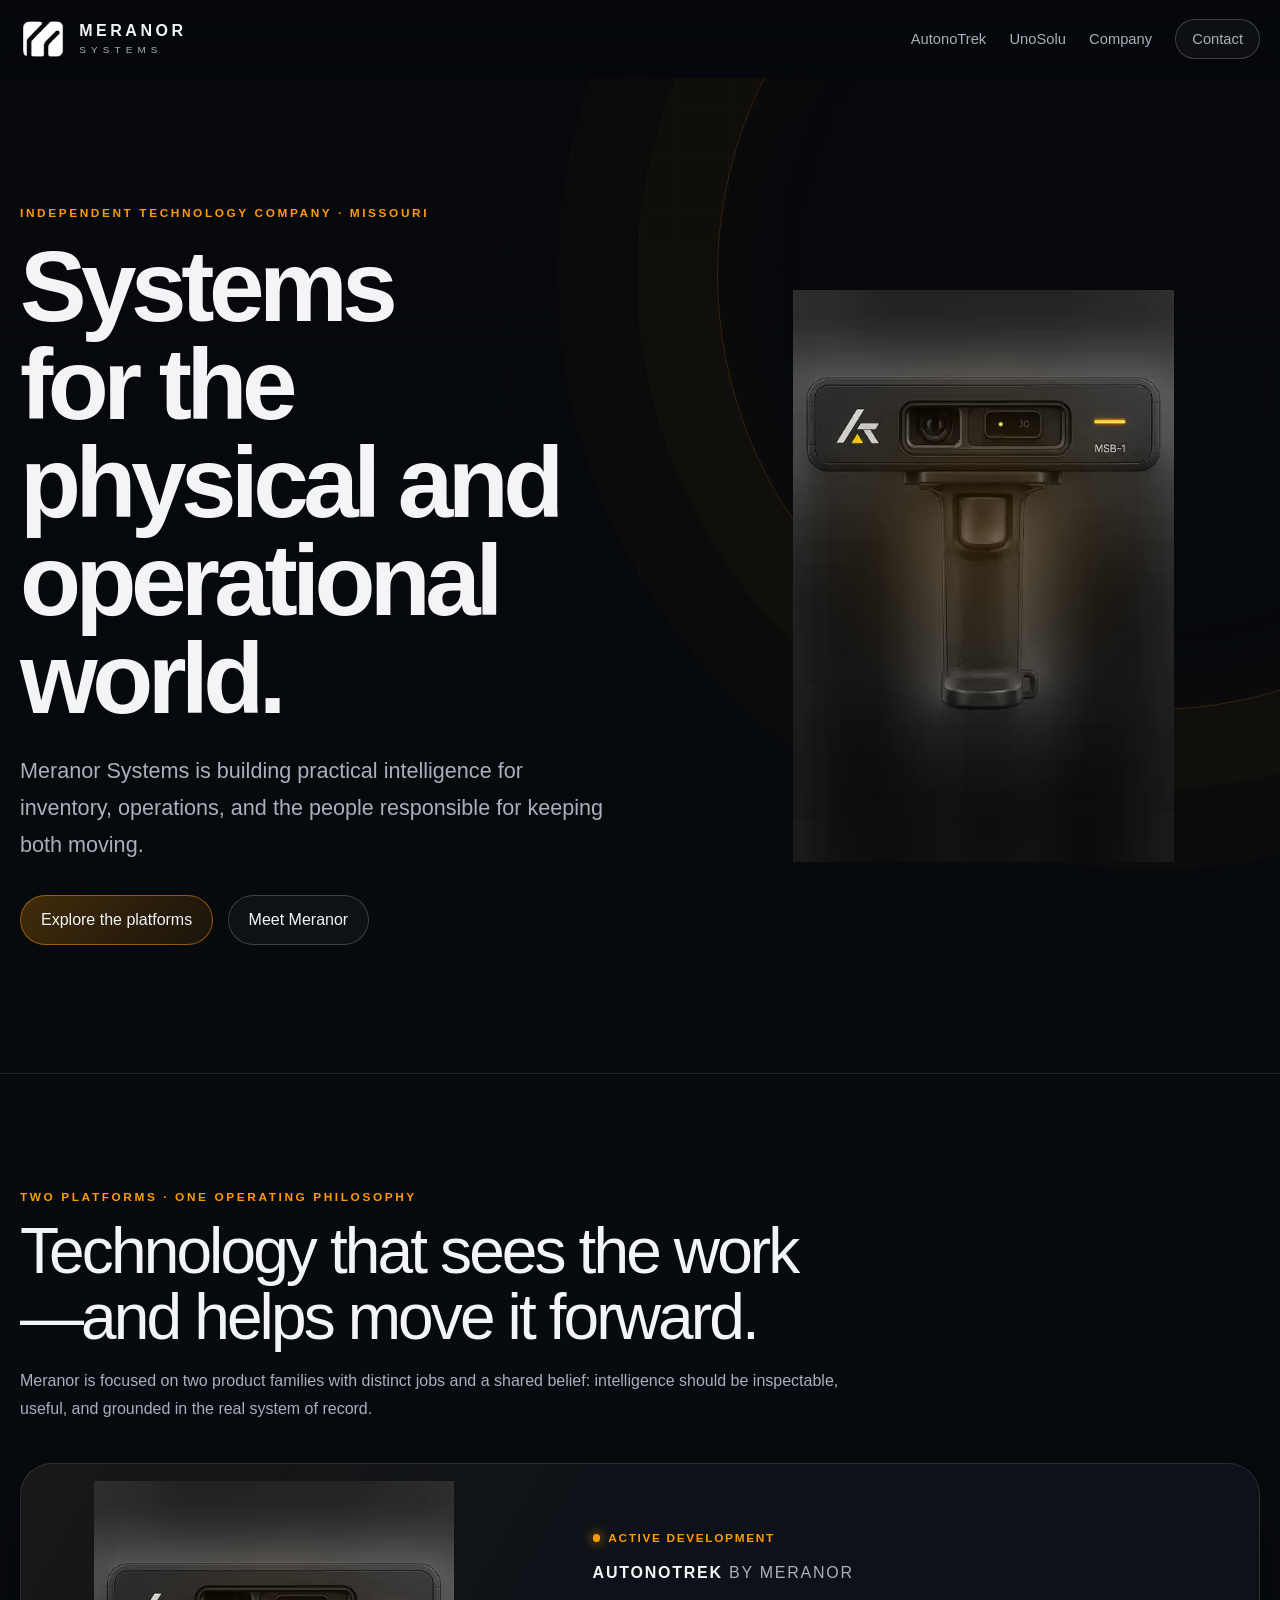
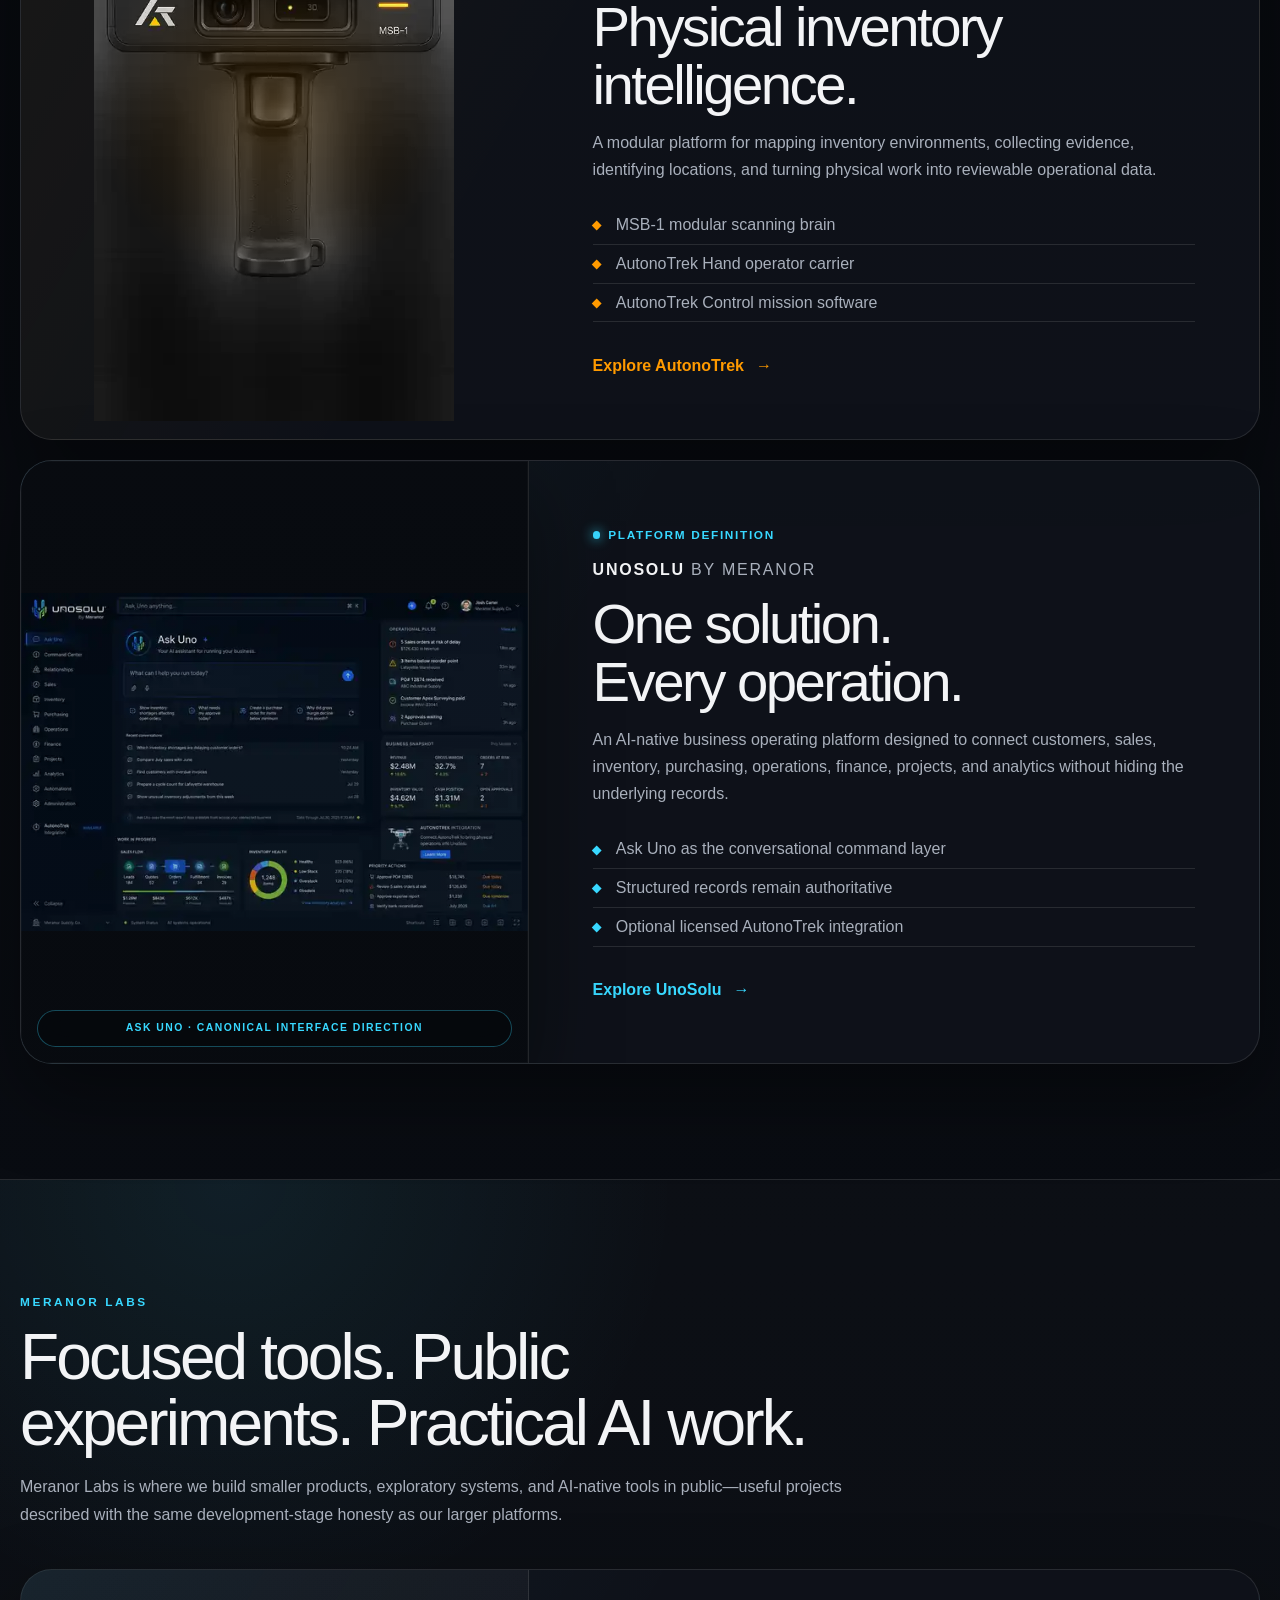
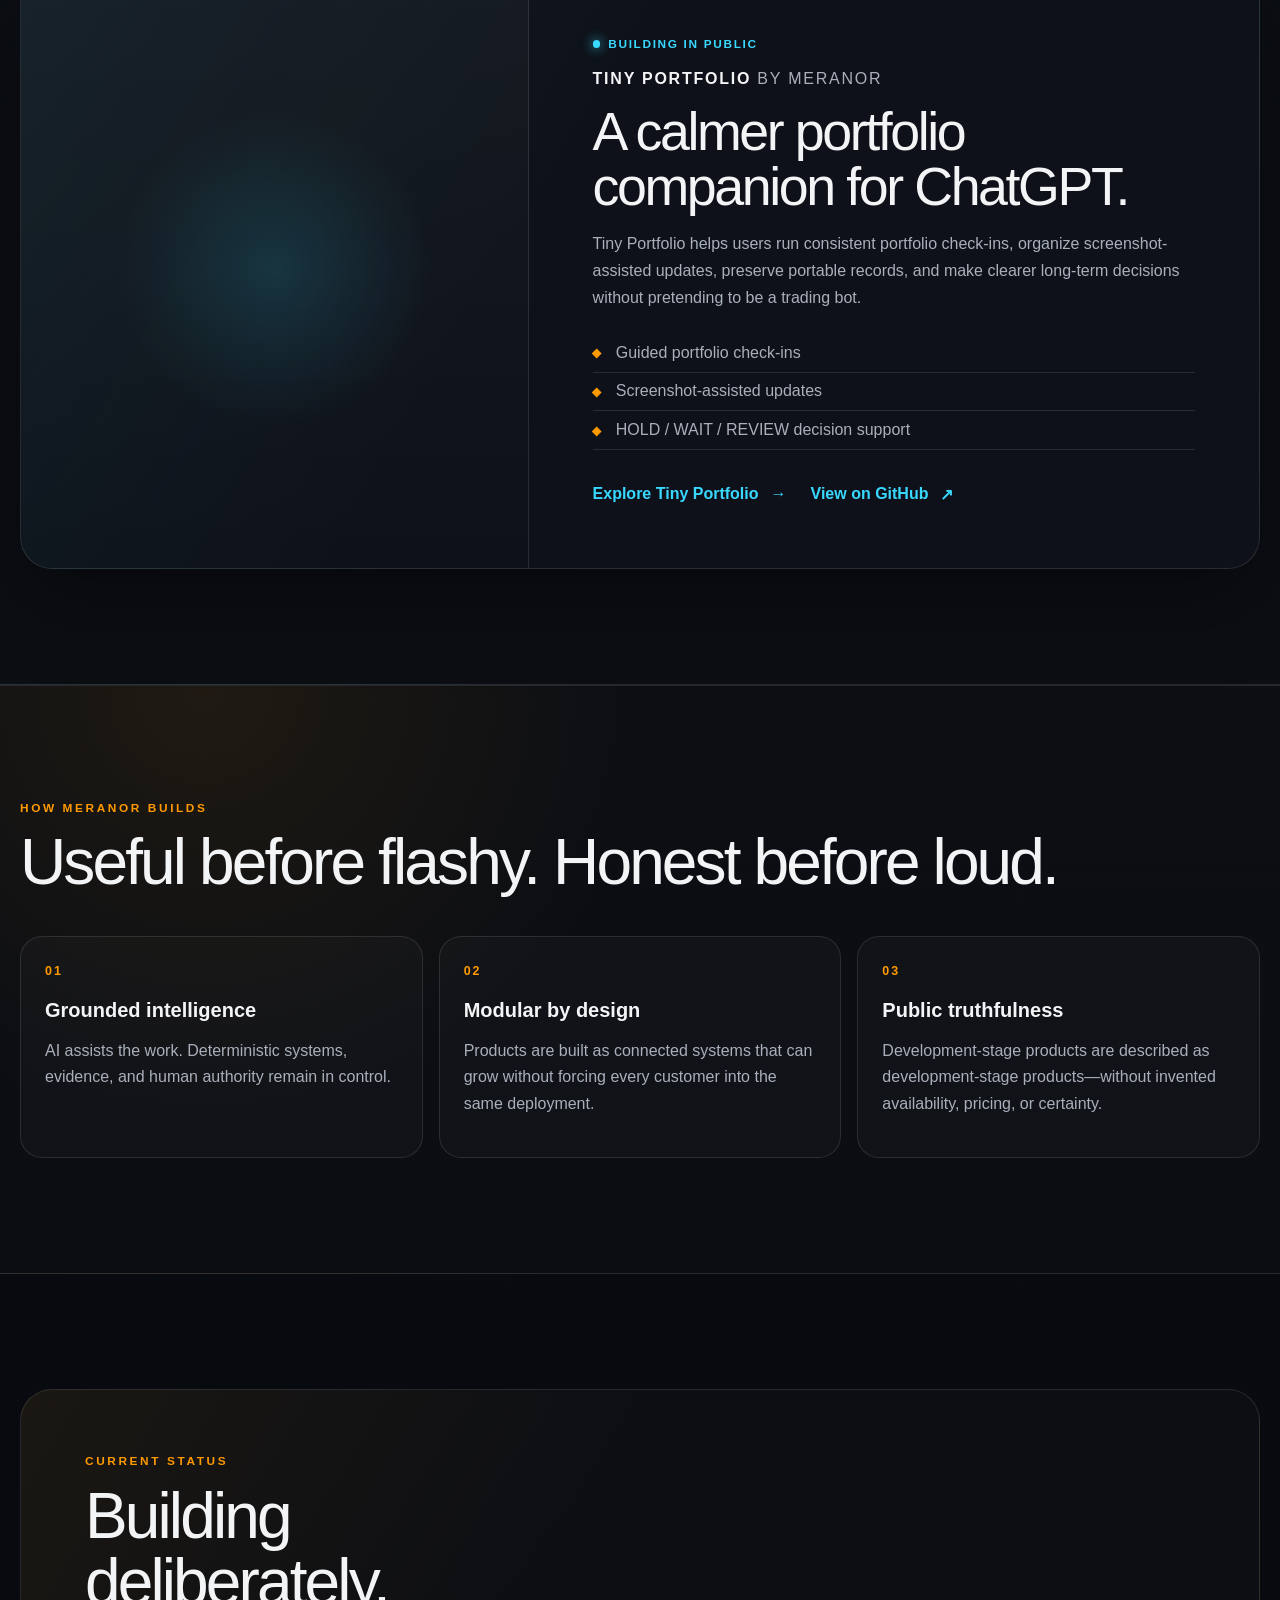
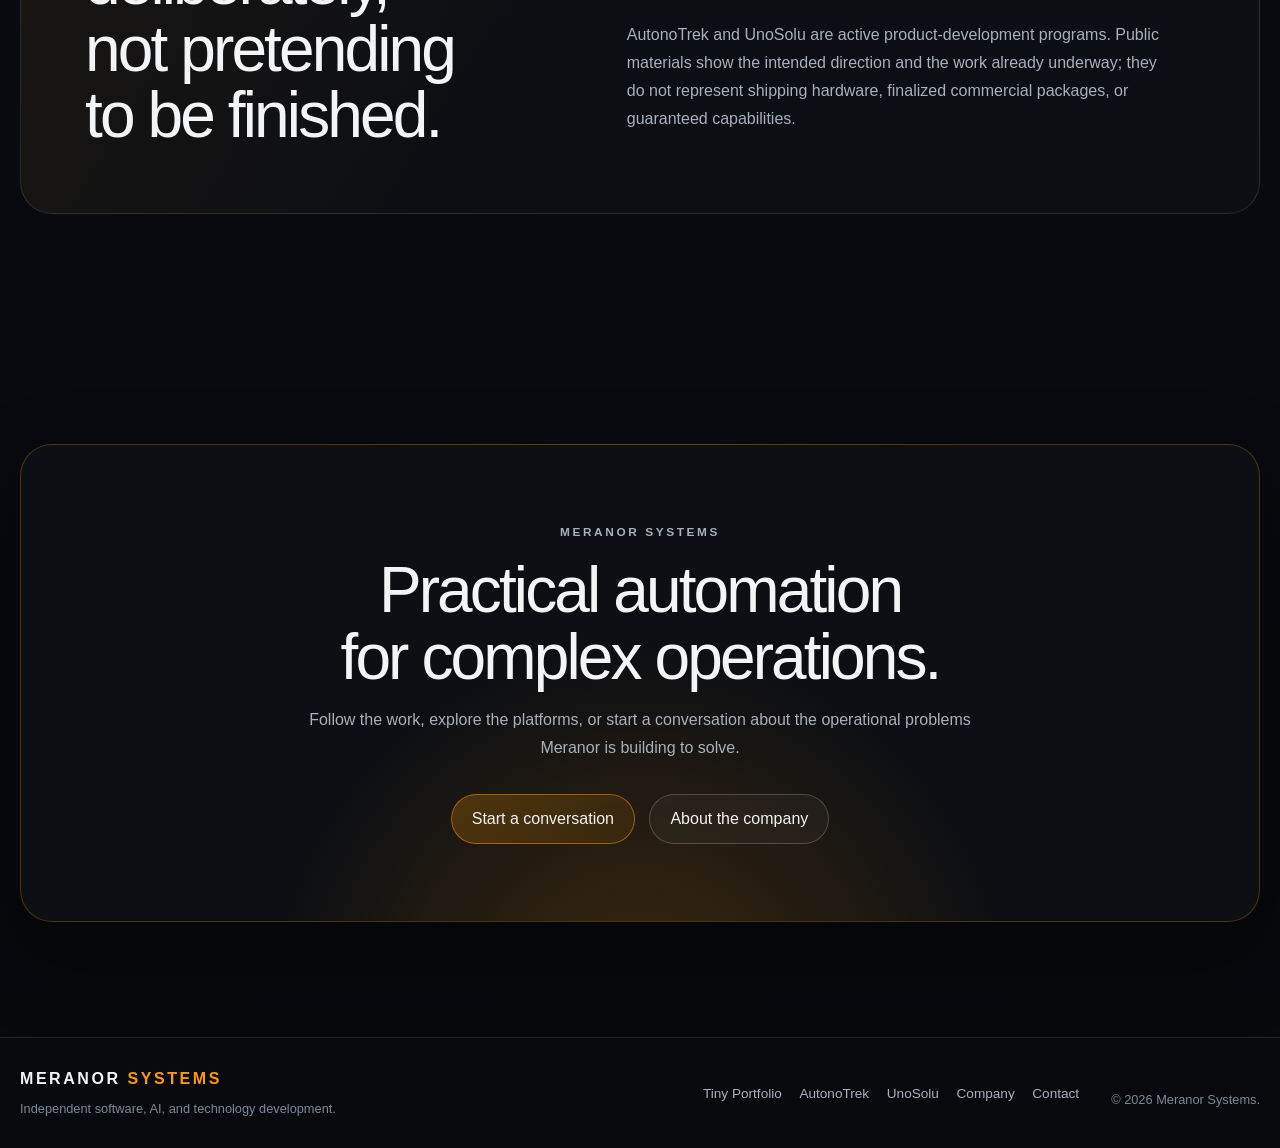
<file: index.html>
<!doctype html>
<html lang="en">
  <head>
    <meta charset="utf-8" />
    <meta name="viewport" content="width=device-width, initial-scale=1, viewport-fit=cover" />
    <meta
      name="description"
      content="Meranor Systems builds practical technology for physical inventory intelligence and connected business operations."
    />
    <meta name="color-scheme" content="dark" />
    <title>Meranor Systems | Practical Intelligence for Real Operations</title>
    <link rel="stylesheet" href="meranor-systems.css" />
  </head>
  <body data-page="home">
    <a class="skip-link" href="#main-content">Skip to content</a>

    <div class="page-shell">
      <header class="site-header">
        <div class="site-header__inner">
          <a class="brand" href="index.html" aria-label="Meranor Systems home">
            <span class="brand__mark" aria-hidden="true"><span></span></span>
            <span class="brand__lockup">
              <strong>Meranor</strong>
              <small>Systems</small>
            </span>
          </a>

          <button
            class="site-header__toggle"
            type="button"
            aria-expanded="false"
            aria-controls="site-nav"
          >
            Menu
          </button>

          <nav class="site-nav" id="site-nav" aria-label="Primary navigation">
            <a href="autonotrek/">AutonoTrek</a>
            <a href="unosolu/">UnoSolu</a>
            <a href="company/">Company</a>
            <a class="nav-cta" href="contact/">Contact</a>
          </nav>
        </div>
      </header>

      <main id="main-content">
        <section class="hero hero--systems">
          <div class="hero__grid" aria-hidden="true"></div>
          <div class="section-frame hero__frame">
            <div class="hero__copy">
              <p class="eyebrow">Independent technology company · Missouri</p>
              <h1>Systems for the physical and operational world.</h1>
              <p class="hero__lede">
                Meranor Systems is building practical intelligence for inventory,
                operations, and the people responsible for keeping both moving.
              </p>
              <div class="button-row button-row--left">
                <a class="button button--primary" href="#platforms">Explore the platforms</a>
                <a class="button button--secondary" href="company/">Meet Meranor</a>
              </div>
            </div>

            <div class="hero-console" aria-label="Meranor Systems platform overview">
              <div class="hero-console__top">
                <span>MERANOR SYSTEMS</span>
                <span class="status-dot">ACTIVE DEVELOPMENT</span>
              </div>
              <div class="hero-console__signal">
                <span></span><span></span><span></span><span></span><span></span>
              </div>
              <div class="hero-console__rows">
                <div>
                  <small>PHYSICAL LAYER</small>
                  <strong>AutonoTrek</strong>
                  <span>Move · Scan · Verify</span>
                </div>
                <div>
                  <small>OPERATIONAL LAYER</small>
                  <strong>UnoSolu</strong>
                  <span>One solution · Every operation</span>
                </div>
              </div>
              <div class="hero-console__footer">
                <span>Evidence-backed</span>
                <span>Human-directed</span>
                <span>Built to connect</span>
              </div>
            </div>
          </div>
        </section>

        <section class="section" id="platforms">
          <div class="section-frame">
            <div class="section-heading">
              <p class="eyebrow">Two platforms · One operating philosophy</p>
              <h2>Technology that sees the work—and helps move it forward.</h2>
              <p>
                Meranor is focused on two product families with distinct jobs and a
                shared belief: intelligence should be inspectable, useful, and grounded
                in the real system of record.
              </p>
            </div>

            <div class="platform-grid">
              <article class="platform-card platform-card--autonotrek">
                <div class="platform-card__visual" aria-hidden="true">
                  <div class="scan-head">
                    <span class="scan-head__lens"></span>
                    <span class="scan-head__bar"></span>
                  </div>
                  <div class="scan-grip"></div>
                </div>
                <div class="platform-card__content">
                  <p class="status-label status-label--amber">Active development</p>
                  <p class="platform-card__brand">AutonoTrek <span>by Meranor</span></p>
                  <h3>Physical inventory intelligence.</h3>
                  <p>
                    A modular platform for mapping inventory environments, collecting
                    evidence, identifying locations, and turning physical work into
                    reviewable operational data.
                  </p>
                  <ul class="signal-list">
                    <li>MSB-1 modular scanning brain</li>
                    <li>AutonoTrek Hand operator carrier</li>
                    <li>AutonoTrek Control mission software</li>
                  </ul>
                  <a class="text-link" href="autonotrek/">Explore AutonoTrek <span>→</span></a>
                </div>
              </article>

              <article class="platform-card platform-card--unosolu">
                <div class="platform-card__visual platform-card__visual--uno" aria-hidden="true">
                  <div class="uno-orbit uno-orbit--one"></div>
                  <div class="uno-orbit uno-orbit--two"></div>
                  <div class="uno-core">U</div>
                </div>
                <div class="platform-card__content">
                  <p class="status-label status-label--cyan">Platform definition</p>
                  <p class="platform-card__brand">UnoSolu <span>by Meranor</span></p>
                  <h3>One solution. Every operation.</h3>
                  <p>
                    An AI-native business operating platform designed to connect
                    customers, sales, inventory, purchasing, operations, finance,
                    projects, and analytics without hiding the underlying records.
                  </p>
                  <ul class="signal-list">
                    <li>Ask Uno as the conversational command layer</li>
                    <li>Structured records remain authoritative</li>
                    <li>Optional licensed AutonoTrek integration</li>
                  </ul>
                  <a class="text-link text-link--cyan" href="unosolu/">Explore UnoSolu <span>→</span></a>
                </div>
              </article>
            </div>
          </div>
        </section>

        <section class="section section--principles">
          <div class="section-frame">
            <div class="principle-intro">
              <p class="eyebrow">How Meranor builds</p>
              <h2>Useful before flashy. Honest before loud.</h2>
            </div>
            <div class="principle-grid">
              <article>
                <span>01</span>
                <h3>Grounded intelligence</h3>
                <p>
                  AI assists the work. Deterministic systems, evidence, and human
                  authority remain in control.
                </p>
              </article>
              <article>
                <span>02</span>
                <h3>Modular by design</h3>
                <p>
                  Products are built as connected systems that can grow without forcing
                  every customer into the same deployment.
                </p>
              </article>
              <article>
                <span>03</span>
                <h3>Public truthfulness</h3>
                <p>
                  Development-stage products are described as development-stage
                  products—without invented availability, pricing, or certainty.
                </p>
              </article>
            </div>
          </div>
        </section>

        <section class="section">
          <div class="section-frame">
            <div class="development-note">
              <div>
                <p class="eyebrow">Current status</p>
                <h2>Building deliberately, not pretending to be finished.</h2>
              </div>
              <p>
                AutonoTrek and UnoSolu are active product-development programs. Public
                materials show the intended direction and the work already underway;
                they do not represent shipping hardware, finalized commercial packages,
                or guaranteed capabilities.
              </p>
            </div>
          </div>
        </section>

        <section class="section section--cta">
          <div class="section-frame">
            <div class="cta-panel">
              <p class="eyebrow">Meranor Systems</p>
              <h2>Practical automation for complex operations.</h2>
              <p>
                Follow the work, explore the platforms, or start a conversation about
                the operational problems Meranor is building to solve.
              </p>
              <div class="button-row">
                <a class="button button--primary" href="contact/">Start a conversation</a>
                <a class="button button--secondary" href="company/">About the company</a>
              </div>
            </div>
          </div>
        </section>
      </main>

      <footer class="site-footer">
        <div class="section-frame site-footer__grid">
          <div>
            <p class="site-footer__brand">MERANOR <span>SYSTEMS</span></p>
            <p>Independent software, AI, and technology development.</p>
          </div>
          <nav aria-label="Footer navigation">
            <a href="autonotrek/">AutonoTrek</a>
            <a href="unosolu/">UnoSolu</a>
            <a href="company/">Company</a>
            <a href="contact/">Contact</a>
          </nav>
          <p class="site-footer__legal">© <span data-current-year></span> Meranor Systems.</p>
        </div>
      </footer>
    </div>

    <script src="app.js" defer></script>
  </body>
</html>
</file>
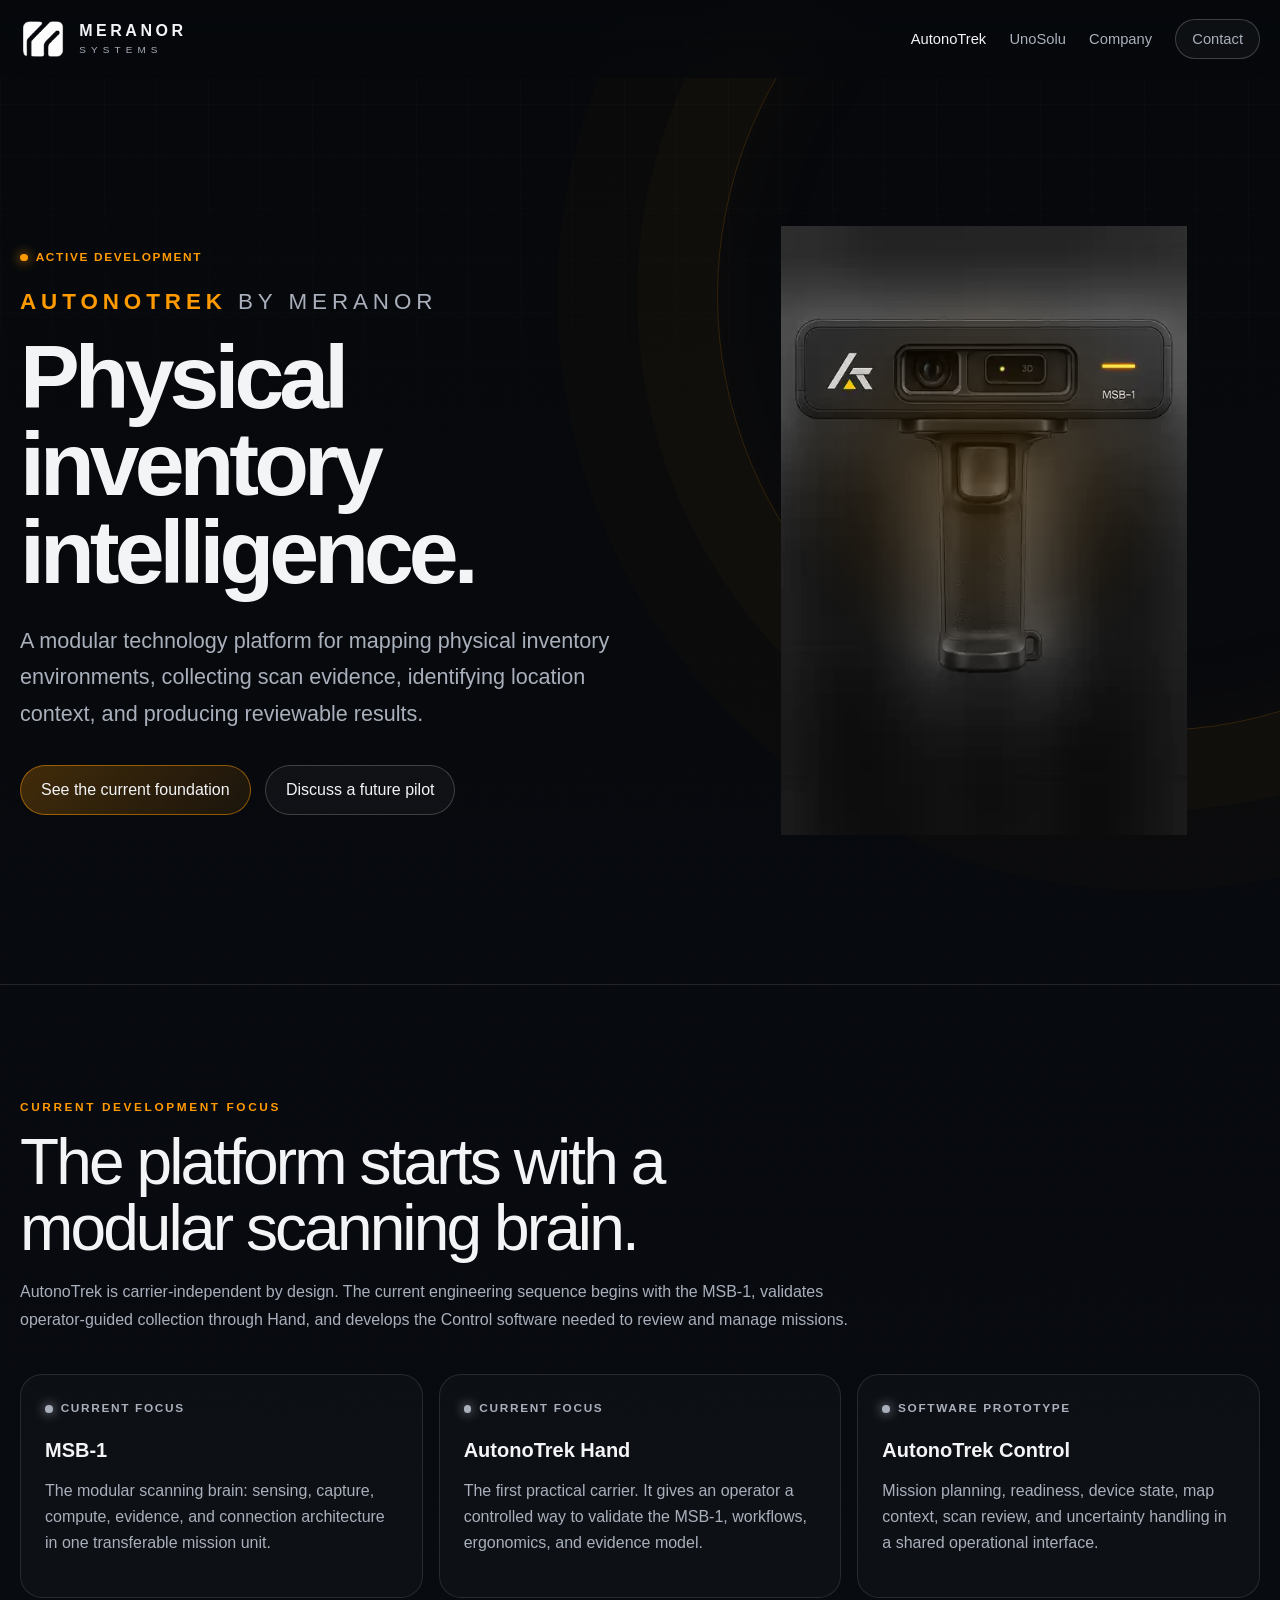
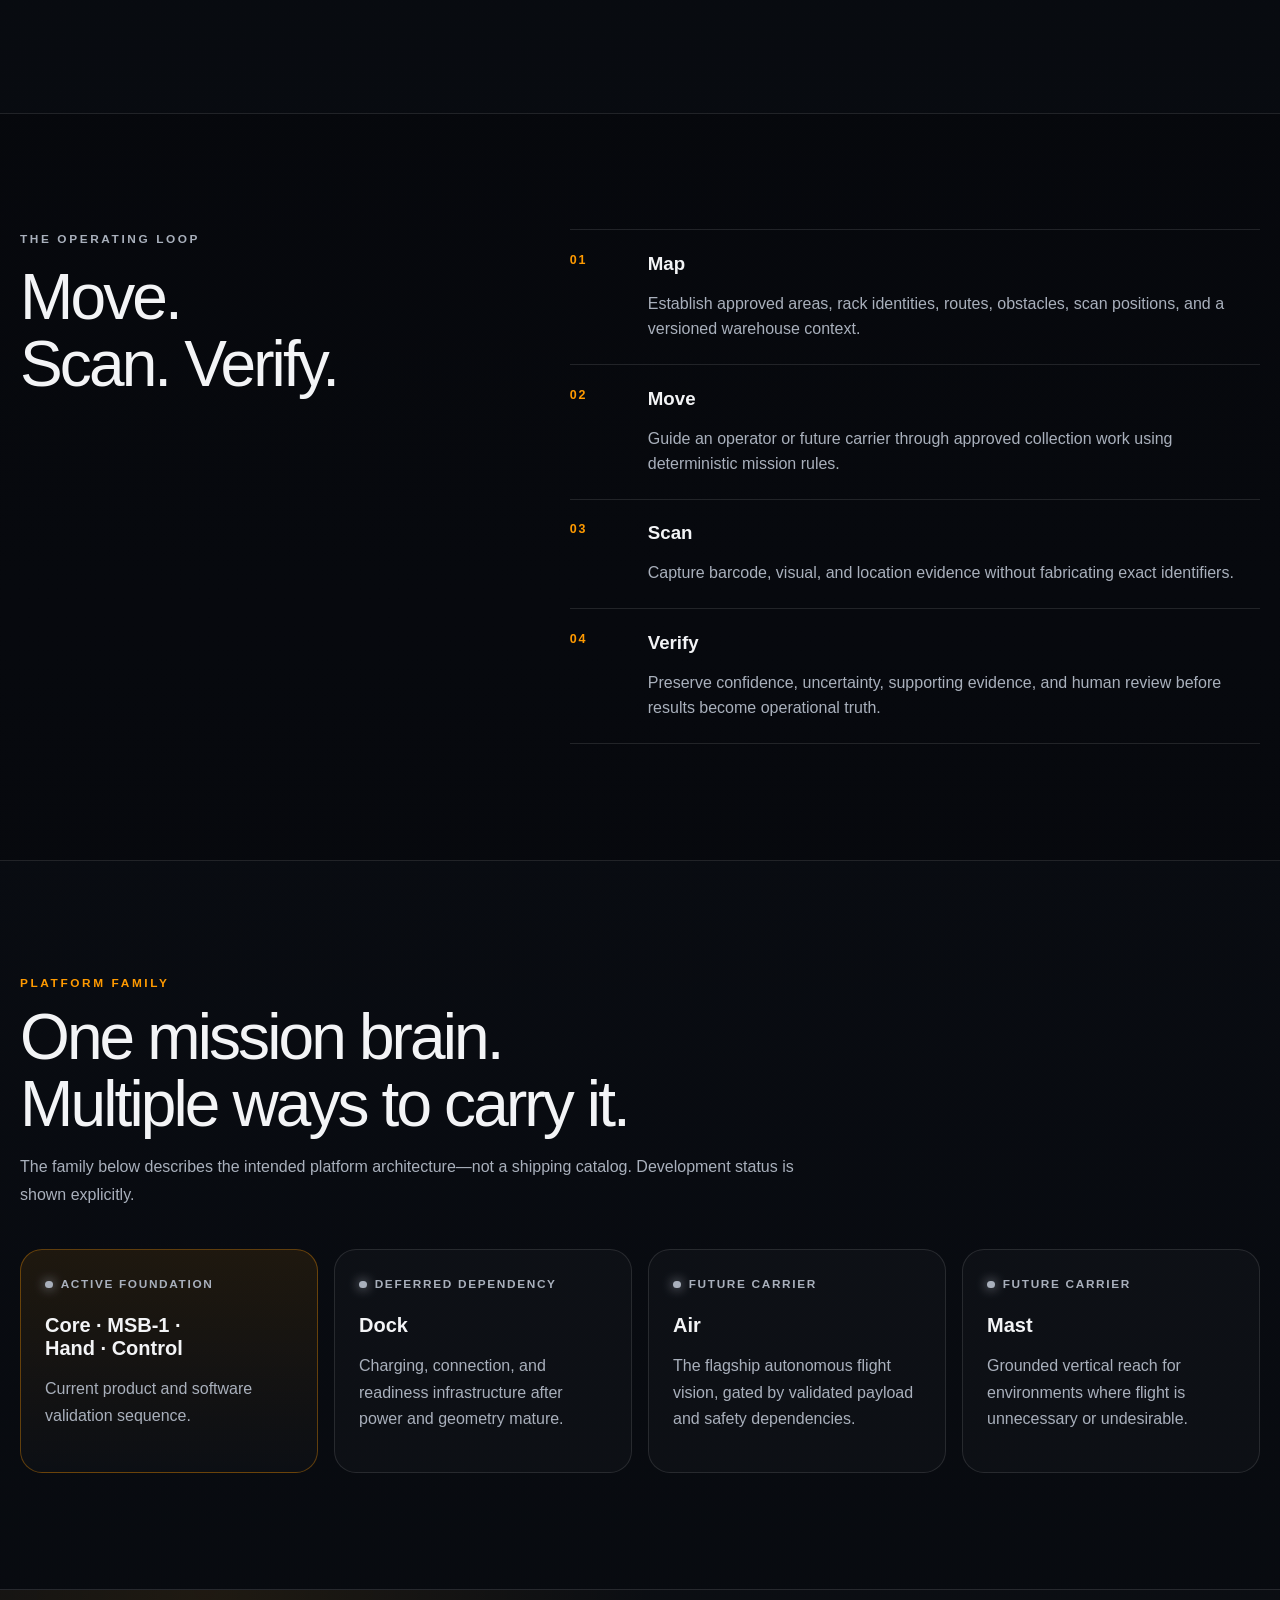
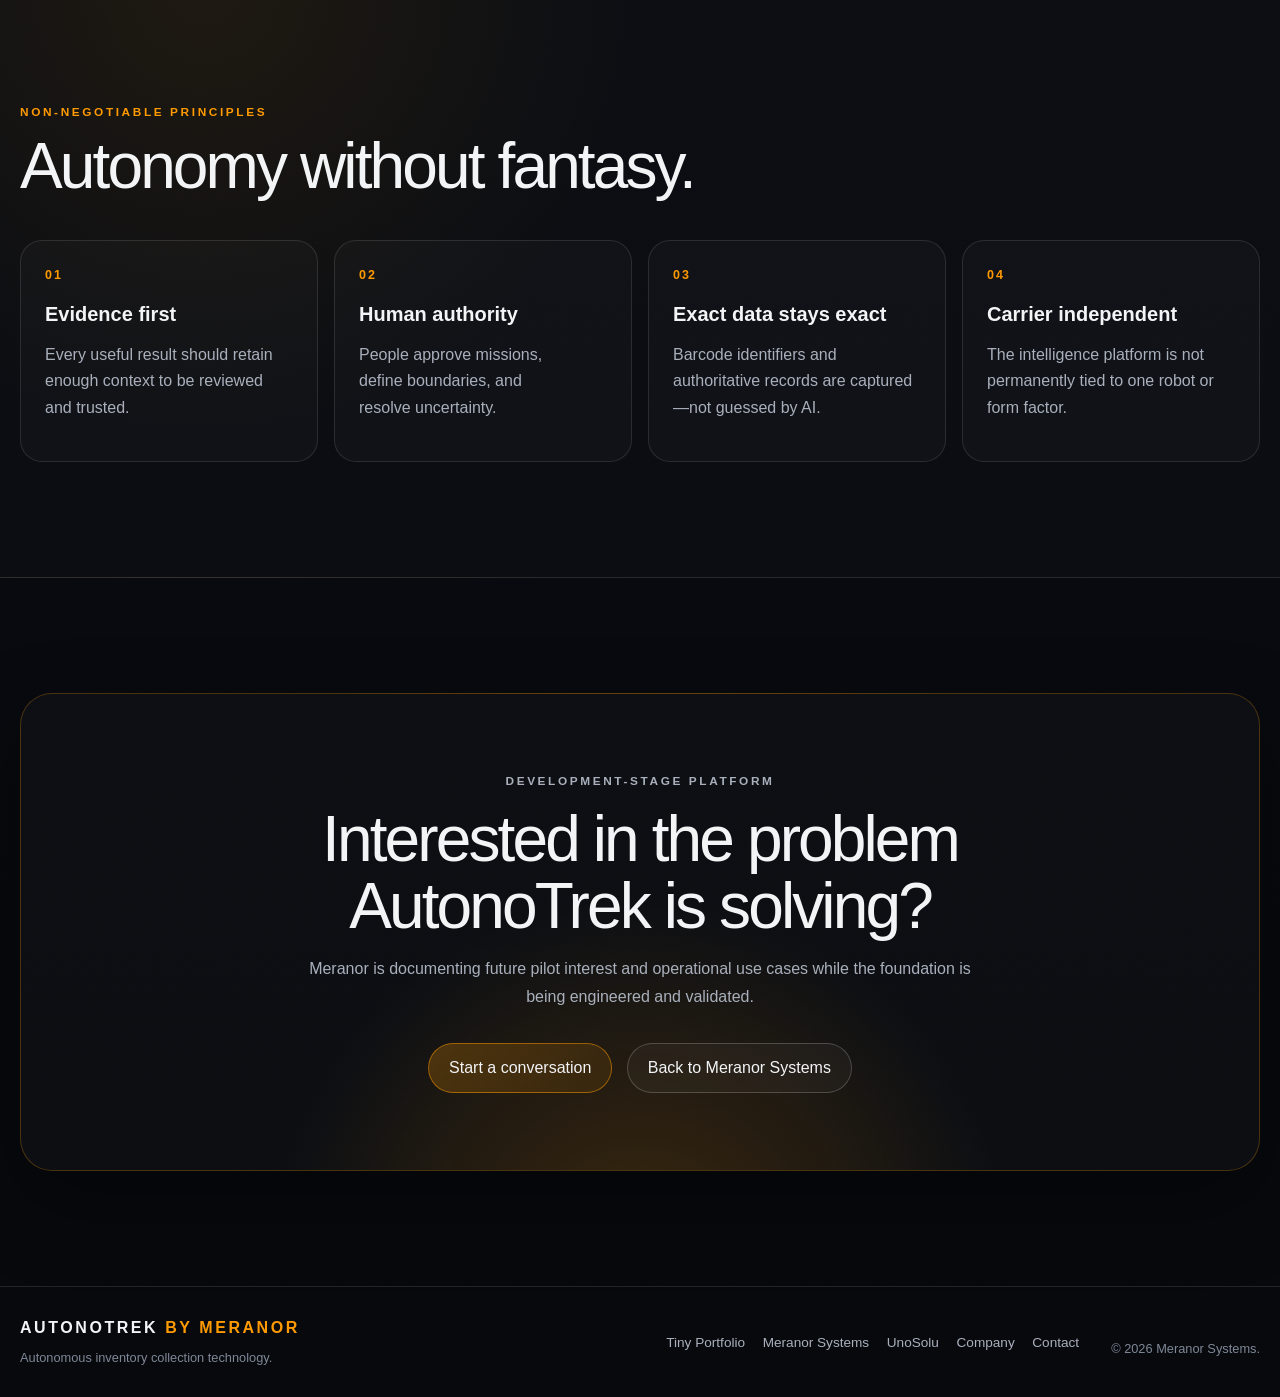
<file: autonotrek/index.html>
<!doctype html>
<html lang="en">
  <head>
    <meta charset="utf-8" />
    <meta name="viewport" content="width=device-width, initial-scale=1, viewport-fit=cover" />
    <meta
      name="description"
      content="AutonoTrek by Meranor is a modular physical inventory intelligence platform in active development."
    />
    <meta name="color-scheme" content="dark" />
    <title>AutonoTrek by Meranor | Physical Inventory Intelligence</title>
    <link rel="stylesheet" href="../meranor-systems.css" />
  </head>
  <body data-page="autonotrek">
    <a class="skip-link" href="#main-content">Skip to content</a>
    <div class="page-shell">
      <header class="site-header">
        <div class="site-header__inner">
          <a class="brand" href="../" aria-label="Meranor Systems home">
            <span class="brand__mark" aria-hidden="true"><span></span></span>
            <span class="brand__lockup"><strong>Meranor</strong><small>Systems</small></span>
          </a>
          <button class="site-header__toggle" type="button" aria-expanded="false" aria-controls="site-nav">Menu</button>
          <nav class="site-nav" id="site-nav" aria-label="Primary navigation">
            <a aria-current="page" href="./">AutonoTrek</a>
            <a href="../unosolu/">UnoSolu</a>
            <a href="../company/">Company</a>
            <a class="nav-cta" href="../contact/">Contact</a>
          </nav>
        </div>
      </header>

      <main id="main-content">
        <section class="product-hero product-hero--autonotrek">
          <div class="section-frame product-hero__grid">
            <div class="product-hero__copy">
              <p class="status-label status-label--amber">Active development</p>
              <p class="product-kicker">AutonoTrek <span>by Meranor</span></p>
              <h1>Physical inventory intelligence.</h1>
              <p class="hero__lede">
                A modular technology platform for mapping physical inventory
                environments, collecting scan evidence, identifying location context,
                and producing reviewable results.
              </p>
              <div class="button-row button-row--left">
                <a class="button button--primary" href="#foundation">See the current foundation</a>
                <a class="button button--secondary" href="../contact/">Discuss a future pilot</a>
              </div>
            </div>
            <div class="at-visual" aria-label="Conceptual MSB-1 and AutonoTrek Hand silhouette">
              <div class="at-visual__head">
                <span class="at-visual__brand">AT</span>
                <span class="at-visual__camera"></span>
                <span class="at-visual__scan"></span>
                <span class="at-visual__status"></span>
              </div>
              <div class="at-visual__neck"></div>
              <div class="at-visual__grip"></div>
              <p>CONCEPT DIRECTION · NOT ENGINEERING GEOMETRY</p>
            </div>
          </div>
        </section>

        <section class="section" id="foundation">
          <div class="section-frame">
            <div class="section-heading">
              <p class="eyebrow">Current development focus</p>
              <h2>The platform starts with a modular scanning brain.</h2>
              <p>
                AutonoTrek is carrier-independent by design. The current engineering
                sequence begins with the MSB-1, validates operator-guided collection
                through Hand, and develops the Control software needed to review and
                manage missions.
              </p>
            </div>

            <div class="foundation-grid">
              <article>
                <p class="status-label status-label--amber">Current focus</p>
                <h3>MSB-1</h3>
                <p>
                  The modular scanning brain: sensing, capture, compute, evidence, and
                  connection architecture in one transferable mission unit.
                </p>
              </article>
              <article>
                <p class="status-label status-label--amber">Current focus</p>
                <h3>AutonoTrek Hand</h3>
                <p>
                  The first practical carrier. It gives an operator a controlled way to
                  validate the MSB-1, workflows, ergonomics, and evidence model.
                </p>
              </article>
              <article>
                <p class="status-label status-label--green">Software prototype</p>
                <h3>AutonoTrek Control</h3>
                <p>
                  Mission planning, readiness, device state, map context, scan review,
                  and uncertainty handling in a shared operational interface.
                </p>
              </article>
            </div>
          </div>
        </section>

        <section class="section section--dark">
          <div class="section-frame split-panel">
            <div>
              <p class="eyebrow">The operating loop</p>
              <h2>Move. Scan. Verify.</h2>
            </div>
            <ol class="process-list">
              <li><span>01</span><div><h3>Map</h3><p>Establish approved areas, rack identities, routes, obstacles, scan positions, and a versioned warehouse context.</p></div></li>
              <li><span>02</span><div><h3>Move</h3><p>Guide an operator or future carrier through approved collection work using deterministic mission rules.</p></div></li>
              <li><span>03</span><div><h3>Scan</h3><p>Capture barcode, visual, and location evidence without fabricating exact identifiers.</p></div></li>
              <li><span>04</span><div><h3>Verify</h3><p>Preserve confidence, uncertainty, supporting evidence, and human review before results become operational truth.</p></div></li>
            </ol>
          </div>
        </section>

        <section class="section">
          <div class="section-frame">
            <div class="section-heading">
              <p class="eyebrow">Platform family</p>
              <h2>One mission brain. Multiple ways to carry it.</h2>
              <p>
                The family below describes the intended platform architecture—not a
                shipping catalog. Development status is shown explicitly.
              </p>
            </div>

            <div class="roadmap-grid">
              <article class="roadmap-card roadmap-card--active">
                <p class="status-label status-label--amber">Active foundation</p>
                <h3>Core · MSB-1 · Hand · Control</h3>
                <p>Current product and software validation sequence.</p>
              </article>
              <article class="roadmap-card">
                <p class="status-label">Deferred dependency</p>
                <h3>Dock</h3>
                <p>Charging, connection, and readiness infrastructure after power and geometry mature.</p>
              </article>
              <article class="roadmap-card">
                <p class="status-label">Future carrier</p>
                <h3>Air</h3>
                <p>The flagship autonomous flight vision, gated by validated payload and safety dependencies.</p>
              </article>
              <article class="roadmap-card">
                <p class="status-label">Future carrier</p>
                <h3>Mast</h3>
                <p>Grounded vertical reach for environments where flight is unnecessary or undesirable.</p>
              </article>
            </div>
          </div>
        </section>

        <section class="section section--principles">
          <div class="section-frame">
            <div class="principle-intro">
              <p class="eyebrow">Non-negotiable principles</p>
              <h2>Autonomy without fantasy.</h2>
            </div>
            <div class="principle-grid principle-grid--four">
              <article><span>01</span><h3>Evidence first</h3><p>Every useful result should retain enough context to be reviewed and trusted.</p></article>
              <article><span>02</span><h3>Human authority</h3><p>People approve missions, define boundaries, and resolve uncertainty.</p></article>
              <article><span>03</span><h3>Exact data stays exact</h3><p>Barcode identifiers and authoritative records are captured—not guessed by AI.</p></article>
              <article><span>04</span><h3>Carrier independent</h3><p>The intelligence platform is not permanently tied to one robot or form factor.</p></article>
            </div>
          </div>
        </section>

        <section class="section section--cta">
          <div class="section-frame">
            <div class="cta-panel">
              <p class="eyebrow">Development-stage platform</p>
              <h2>Interested in the problem AutonoTrek is solving?</h2>
              <p>
                Meranor is documenting future pilot interest and operational use cases
                while the foundation is being engineered and validated.
              </p>
              <div class="button-row">
                <a class="button button--primary" href="../contact/">Start a conversation</a>
                <a class="button button--secondary" href="../">Back to Meranor Systems</a>
              </div>
            </div>
          </div>
        </section>
      </main>

      <footer class="site-footer">
        <div class="section-frame site-footer__grid">
          <div><p class="site-footer__brand">AUTONOTREK <span>BY MERANOR</span></p><p>Autonomous inventory collection technology.</p></div>
          <nav aria-label="Footer navigation"><a href="../">Meranor Systems</a><a href="../unosolu/">UnoSolu</a><a href="../company/">Company</a><a href="../contact/">Contact</a></nav>
          <p class="site-footer__legal">© <span data-current-year></span> Meranor Systems.</p>
        </div>
      </footer>
    </div>
    <script src="../app.js" defer></script>
  </body>
</html>
</file>
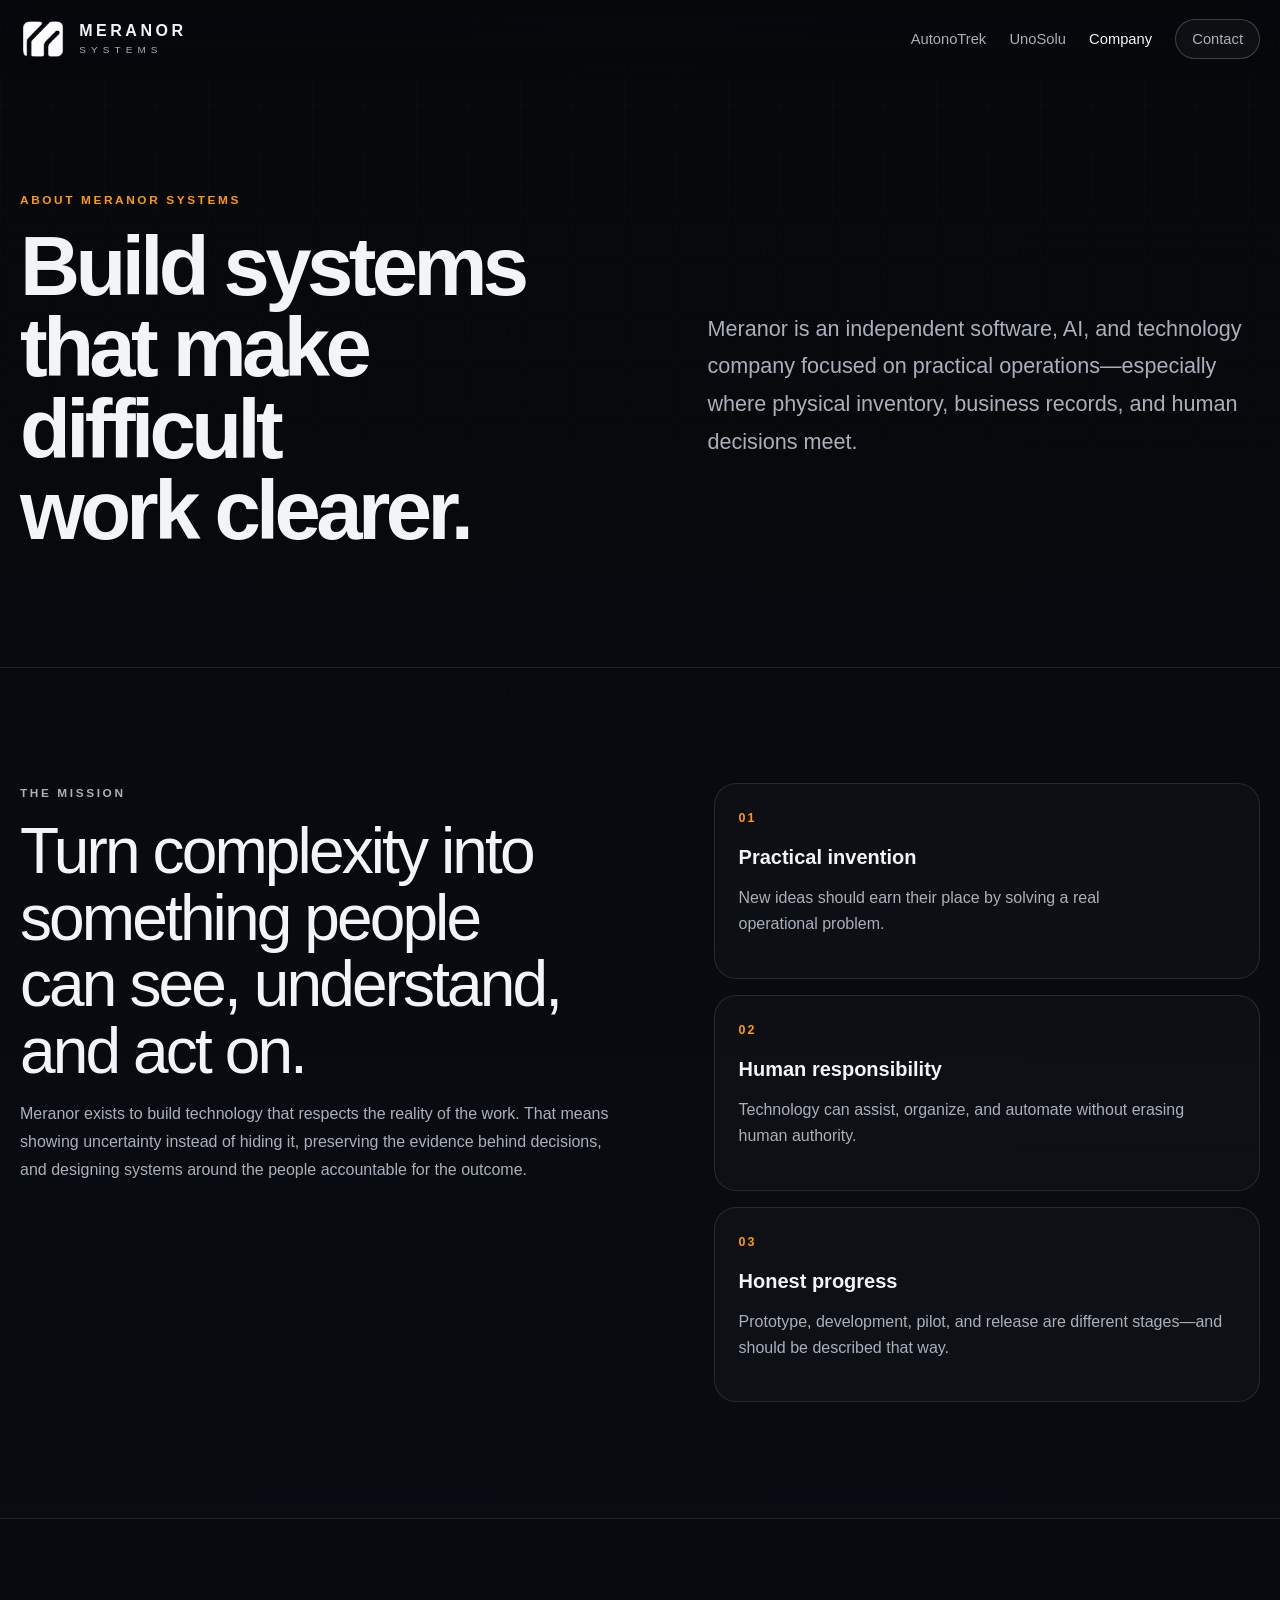
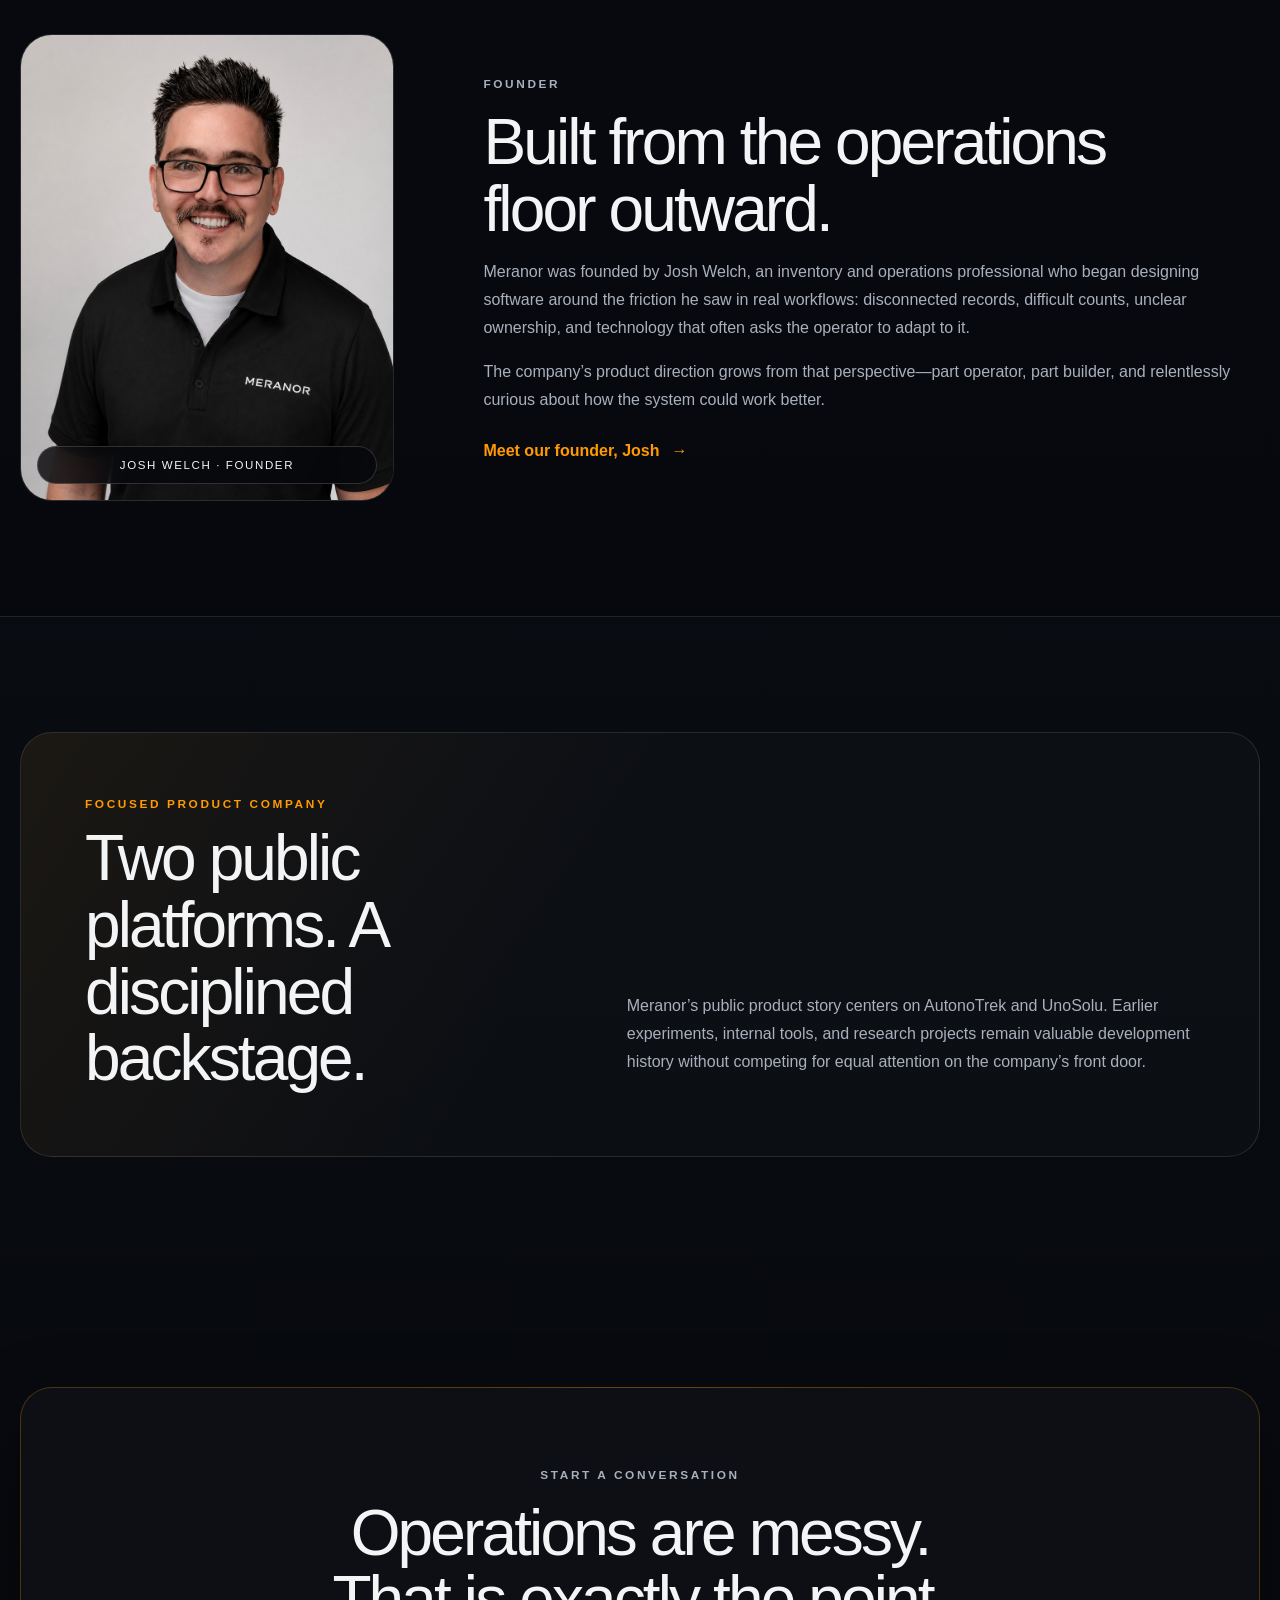
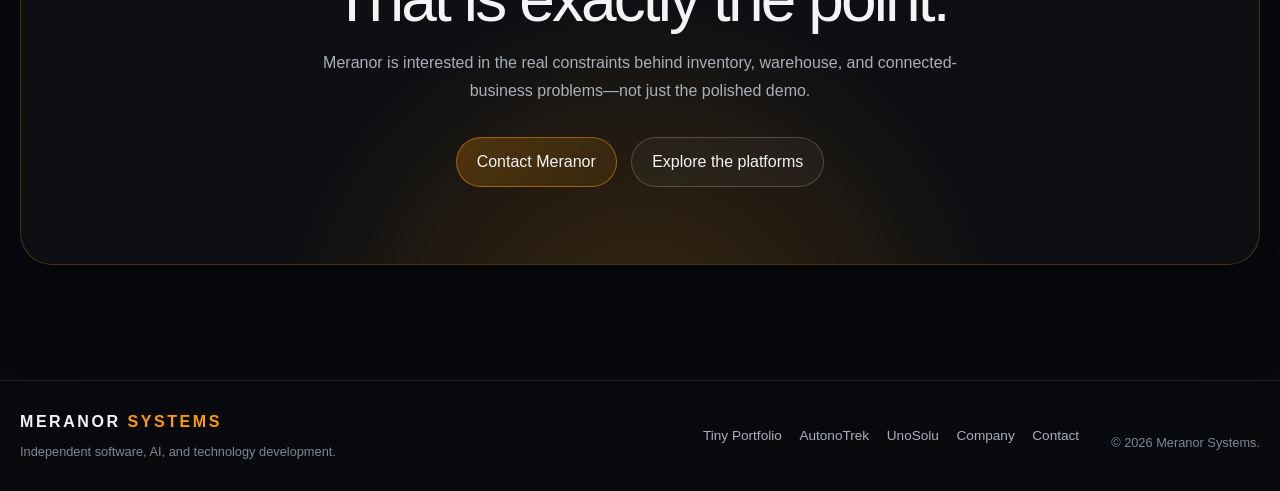
<file: company/index.html>
<!doctype html>
<html lang="en">
  <head>
    <meta charset="utf-8" />
    <meta name="viewport" content="width=device-width, initial-scale=1, viewport-fit=cover" />
    <meta
      name="description"
      content="Learn about Meranor Systems, an independent technology company building AutonoTrek and UnoSolu."
    />
    <meta name="color-scheme" content="dark" />
    <title>Company | Meranor Systems</title>
    <link rel="stylesheet" href="../meranor-systems.css" />
    <style>
      .founder-panel__portrait { position: relative; margin: 0; overflow: hidden; }
      .founder-panel__portrait img { display: block; width: 100%; height: 100%; min-height: 360px; object-fit: cover; object-position: center 24%; }
      .founder-panel__portrait figcaption { position: absolute; left: 1rem; right: 1rem; bottom: 1rem; padding: .75rem 1rem; border: 1px solid rgba(255,255,255,.16); border-radius: 999px; background: rgba(5,8,12,.8); color: #f3f4f6; font-size: .72rem; letter-spacing: .14em; text-align: center; text-transform: uppercase; backdrop-filter: blur(12px); }
    </style>
  </head>
  <body data-page="company">
    <a class="skip-link" href="#main-content">Skip to content</a>
    <div class="page-shell">
      <header class="site-header">
        <div class="site-header__inner">
          <a class="brand" href="../" aria-label="Meranor Systems home">
            <span class="brand__mark" aria-hidden="true"><span></span></span>
            <span class="brand__lockup"><strong>Meranor</strong><small>Systems</small></span>
          </a>
          <button class="site-header__toggle" type="button" aria-expanded="false" aria-controls="site-nav">Menu</button>
          <nav class="site-nav" id="site-nav" aria-label="Primary navigation">
            <a href="../autonotrek/">AutonoTrek</a>
            <a href="../unosolu/">UnoSolu</a>
            <a aria-current="page" href="./">Company</a>
            <a class="nav-cta" href="../contact/">Contact</a>
          </nav>
        </div>
      </header>

      <main id="main-content">
        <section class="simple-hero">
          <div class="section-frame simple-hero__grid">
            <div>
              <p class="eyebrow">About Meranor Systems</p>
              <h1>Build systems that make difficult work clearer.</h1>
            </div>
            <p class="hero__lede">
              Meranor is an independent software, AI, and technology company focused on
              practical operations—especially where physical inventory, business
              records, and human decisions meet.
            </p>
          </div>
        </section>

        <section class="section">
          <div class="section-frame company-grid">
            <article class="company-statement">
              <p class="eyebrow">The mission</p>
              <h2>Turn complexity into something people can see, understand, and act on.</h2>
              <p>
                Meranor exists to build technology that respects the reality of the
                work. That means showing uncertainty instead of hiding it, preserving
                the evidence behind decisions, and designing systems around the people
                accountable for the outcome.
              </p>
            </article>
            <div class="company-values">
              <article><span>01</span><h3>Practical invention</h3><p>New ideas should earn their place by solving a real operational problem.</p></article>
              <article><span>02</span><h3>Human responsibility</h3><p>Technology can assist, organize, and automate without erasing human authority.</p></article>
              <article><span>03</span><h3>Honest progress</h3><p>Prototype, development, pilot, and release are different stages—and should be described that way.</p></article>
            </div>
          </div>
        </section>

        <section class="section section--dark">
          <div class="section-frame founder-panel">
            <figure class="founder-panel__portrait">
              <img
                src="../assets/founder-josh.jpg"
                alt="Portrait of Josh Welch, founder of Meranor Systems"
                width="900"
                height="1125"
                loading="lazy"
              />
              <figcaption>Josh Welch · Founder</figcaption>
            </figure>
            <div>
              <p class="eyebrow">Founder</p>
              <h2>Built from the operations floor outward.</h2>
              <p>
                Meranor was founded by Josh Welch, an inventory and operations
                professional who began designing software around the friction he saw in
                real workflows: disconnected records, difficult counts, unclear
                ownership, and technology that often asks the operator to adapt to it.
              </p>
              <p>
                The company’s product direction grows from that perspective—part
                operator, part builder, and relentlessly curious about how the system
                could work better.
              </p>
              <a class="text-link" href="../founder/">Meet our founder, Josh <span>→</span></a>
            </div>
          </div>
        </section>

        <section class="section">
          <div class="section-frame focus-panel">
            <div>
              <p class="eyebrow">Focused product company</p>
              <h2>Two public platforms. A disciplined backstage.</h2>
            </div>
            <p>
              Meranor’s public product story centers on AutonoTrek and UnoSolu.
              Earlier experiments, internal tools, and research projects remain
              valuable development history without competing for equal attention on
              the company’s front door.
            </p>
          </div>
        </section>

        <section class="section section--cta">
          <div class="section-frame">
            <div class="cta-panel">
              <p class="eyebrow">Start a conversation</p>
              <h2>Operations are messy. That is exactly the point.</h2>
              <p>
                Meranor is interested in the real constraints behind inventory,
                warehouse, and connected-business problems—not just the polished demo.
              </p>
              <div class="button-row">
                <a class="button button--primary" href="../contact/">Contact Meranor</a>
                <a class="button button--secondary" href="../">Explore the platforms</a>
              </div>
            </div>
          </div>
        </section>
      </main>

      <footer class="site-footer">
        <div class="section-frame site-footer__grid">
          <div><p class="site-footer__brand">MERANOR <span>SYSTEMS</span></p><p>Independent software, AI, and technology development.</p></div>
          <nav aria-label="Footer navigation"><a href="../autonotrek/">AutonoTrek</a><a href="../unosolu/">UnoSolu</a><a href="./">Company</a><a href="../contact/">Contact</a></nav>
          <p class="site-footer__legal">© <span data-current-year></span> Meranor Systems.</p>
        </div>
      </footer>
    </div>
    <script src="../app.js" defer></script>
  </body>
</html>
</file>
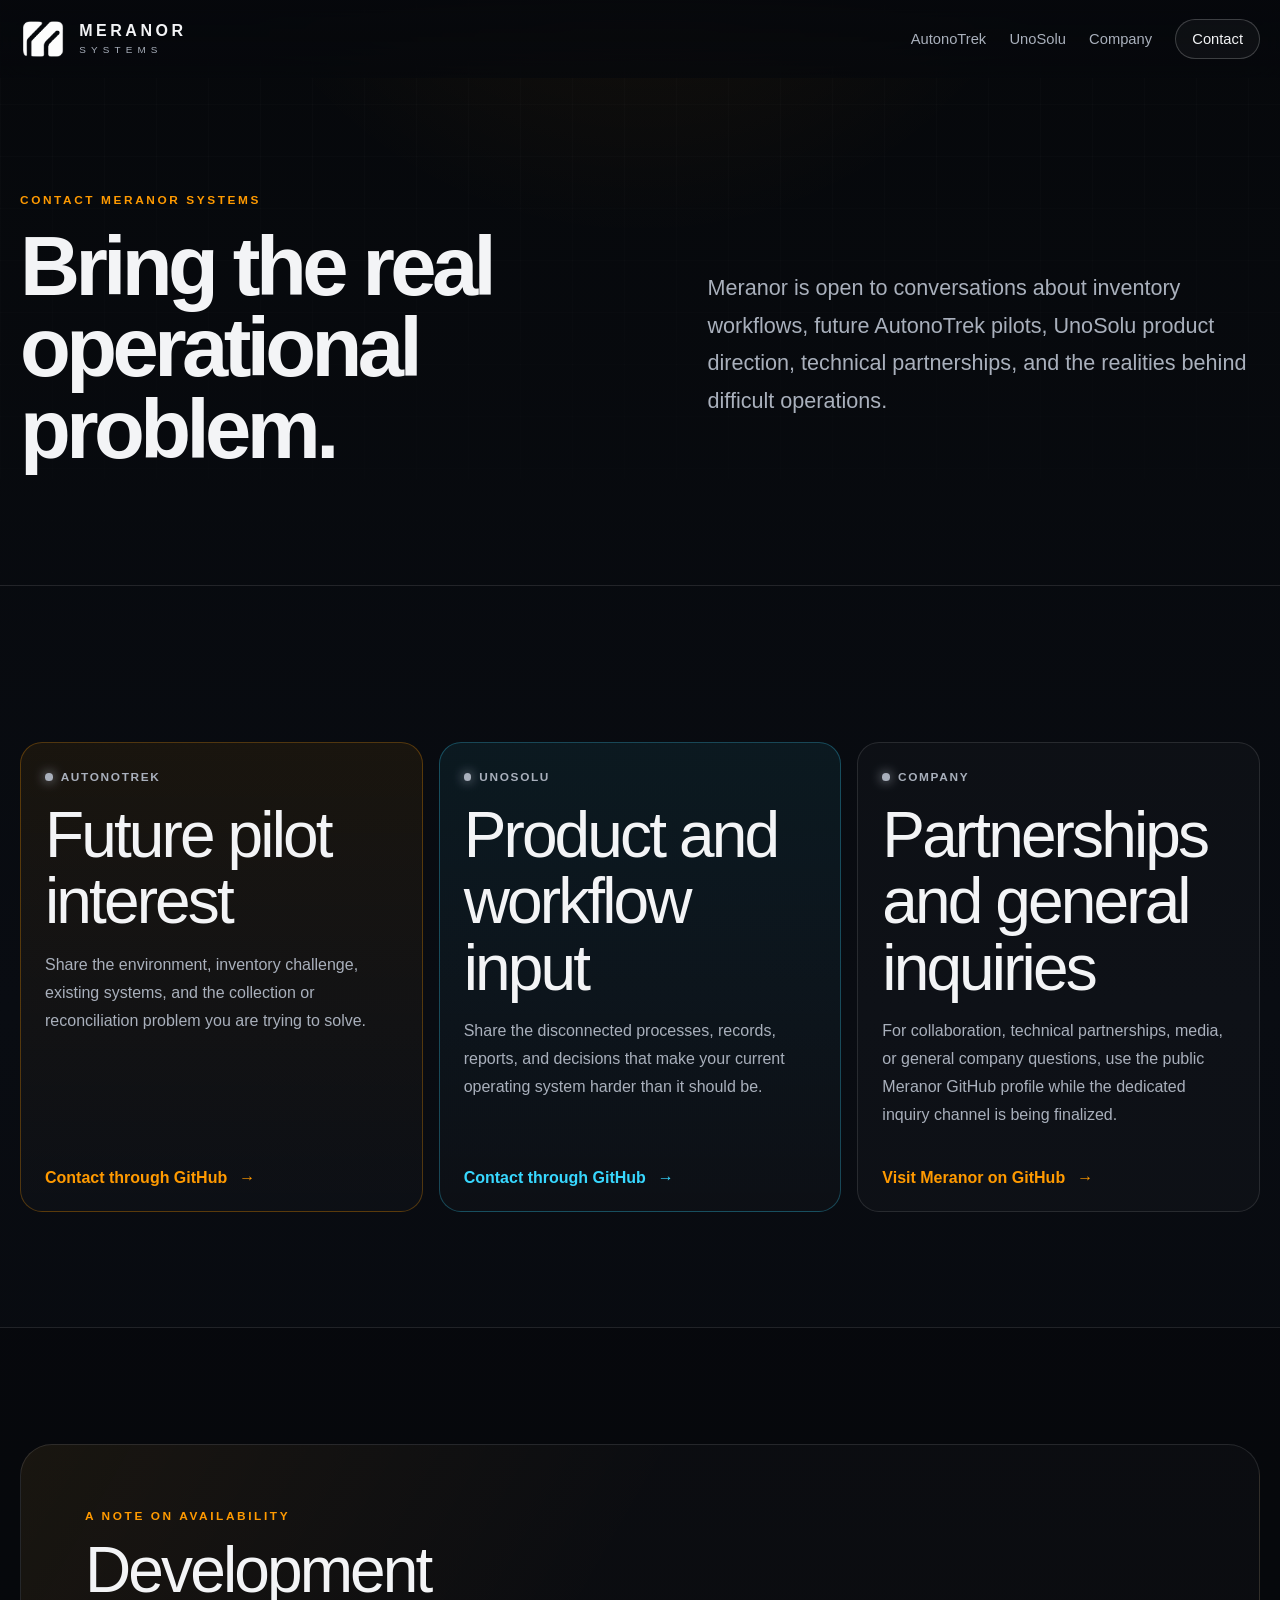
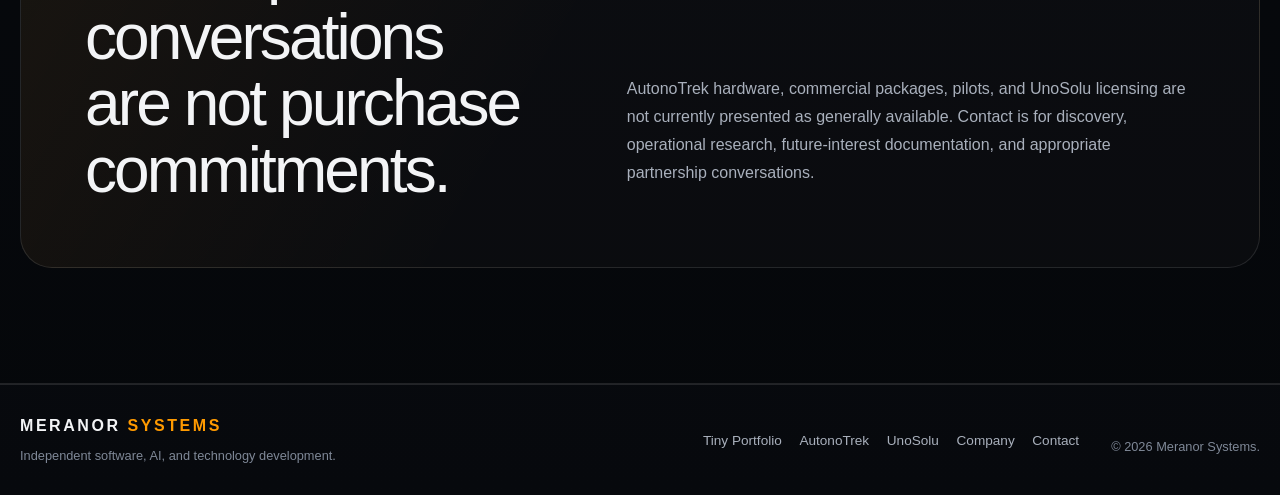
<file: contact/index.html>
<!doctype html>
<html lang="en">
  <head>
    <meta charset="utf-8" />
    <meta name="viewport" content="width=device-width, initial-scale=1, viewport-fit=cover" />
    <meta
      name="description"
      content="Contact Meranor Systems about AutonoTrek, UnoSolu, future pilots, or company development."
    />
    <meta name="color-scheme" content="dark" />
    <title>Contact | Meranor Systems</title>
    <link rel="stylesheet" href="../meranor-systems.css" />
  </head>
  <body data-page="contact">
    <a class="skip-link" href="#main-content">Skip to content</a>
    <div class="page-shell">
      <header class="site-header">
        <div class="site-header__inner">
          <a class="brand" href="../" aria-label="Meranor Systems home">
            <span class="brand__mark" aria-hidden="true"><span></span></span>
            <span class="brand__lockup"><strong>Meranor</strong><small>Systems</small></span>
          </a>
          <button class="site-header__toggle" type="button" aria-expanded="false" aria-controls="site-nav">Menu</button>
          <nav class="site-nav" id="site-nav" aria-label="Primary navigation">
            <a href="../autonotrek/">AutonoTrek</a>
            <a href="../unosolu/">UnoSolu</a>
            <a href="../company/">Company</a>
            <a class="nav-cta" aria-current="page" href="./">Contact</a>
          </nav>
        </div>
      </header>

      <main id="main-content">
        <section class="simple-hero">
          <div class="section-frame simple-hero__grid">
            <div>
              <p class="eyebrow">Contact Meranor Systems</p>
              <h1>Bring the real operational problem.</h1>
            </div>
            <p class="hero__lede">
              Meranor is open to conversations about inventory workflows, future
              AutonoTrek pilots, UnoSolu product direction, technical partnerships,
              and the realities behind difficult operations.
            </p>
          </div>
        </section>

        <section class="section">
          <div class="section-frame contact-grid">
            <article class="contact-card contact-card--amber">
              <p class="status-label status-label--amber">AutonoTrek</p>
              <h2>Future pilot interest</h2>
              <p>
                Share the environment, inventory challenge, existing systems, and the
                collection or reconciliation problem you are trying to solve.
              </p>
              <a class="text-link" href="https://github.com/MeranorSoftware">Contact through GitHub <span>→</span></a>
            </article>
            <article class="contact-card contact-card--cyan">
              <p class="status-label status-label--cyan">UnoSolu</p>
              <h2>Product and workflow input</h2>
              <p>
                Share the disconnected processes, records, reports, and decisions that
                make your current operating system harder than it should be.
              </p>
              <a class="text-link text-link--cyan" href="https://github.com/MeranorSoftware">Contact through GitHub <span>→</span></a>
            </article>
            <article class="contact-card">
              <p class="status-label">Company</p>
              <h2>Partnerships and general inquiries</h2>
              <p>
                For collaboration, technical partnerships, media, or general company
                questions, use the public Meranor GitHub profile while the dedicated
                inquiry channel is being finalized.
              </p>
              <a class="text-link" href="https://github.com/MeranorSoftware">Visit Meranor on GitHub <span>→</span></a>
            </article>
          </div>
        </section>

        <section class="section section--dark">
          <div class="section-frame contact-note">
            <div>
              <p class="eyebrow">A note on availability</p>
              <h2>Development conversations are not purchase commitments.</h2>
            </div>
            <p>
              AutonoTrek hardware, commercial packages, pilots, and UnoSolu licensing
              are not currently presented as generally available. Contact is for
              discovery, operational research, future-interest documentation, and
              appropriate partnership conversations.
            </p>
          </div>
        </section>
      </main>

      <footer class="site-footer">
        <div class="section-frame site-footer__grid">
          <div><p class="site-footer__brand">MERANOR <span>SYSTEMS</span></p><p>Independent software, AI, and technology development.</p></div>
          <nav aria-label="Footer navigation"><a href="../autonotrek/">AutonoTrek</a><a href="../unosolu/">UnoSolu</a><a href="../company/">Company</a><a href="./">Contact</a></nav>
          <p class="site-footer__legal">© <span data-current-year></span> Meranor Systems.</p>
        </div>
      </footer>
    </div>
    <script src="../app.js" defer></script>
  </body>
</html>
</file>
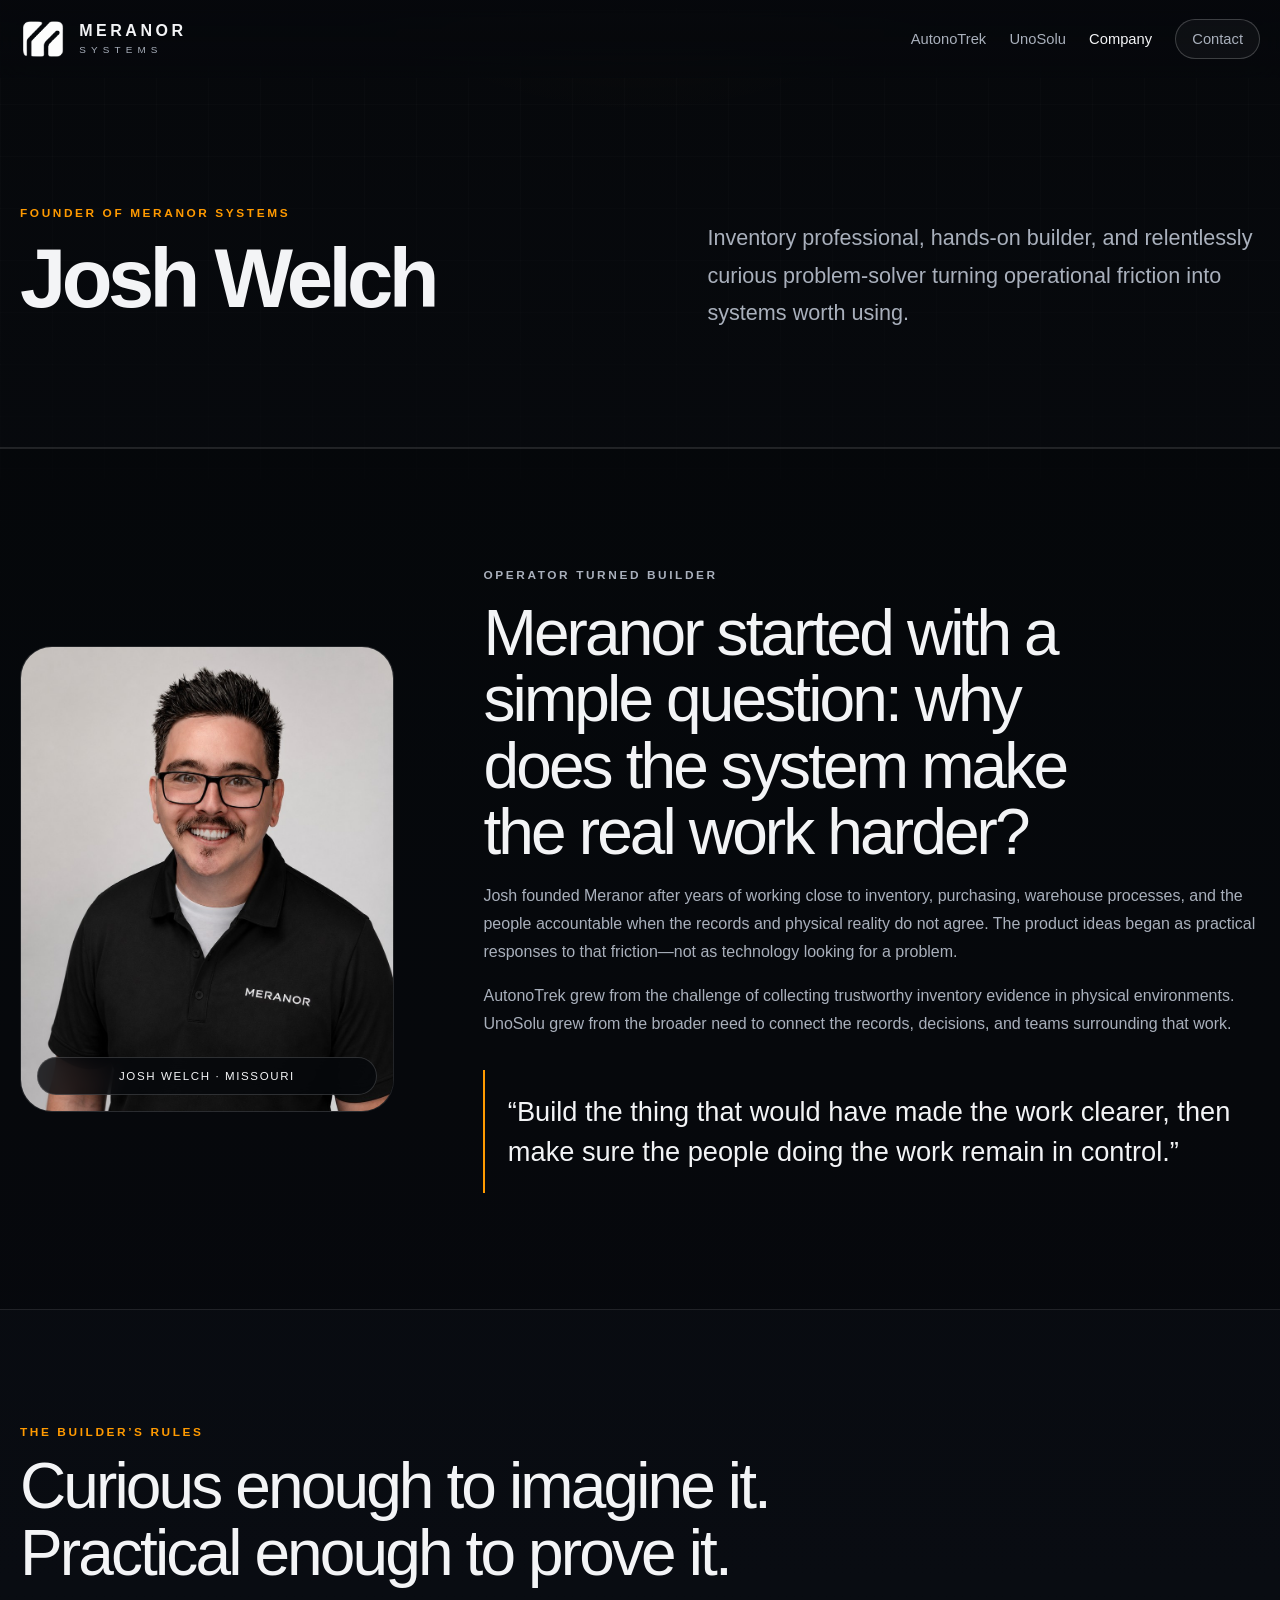
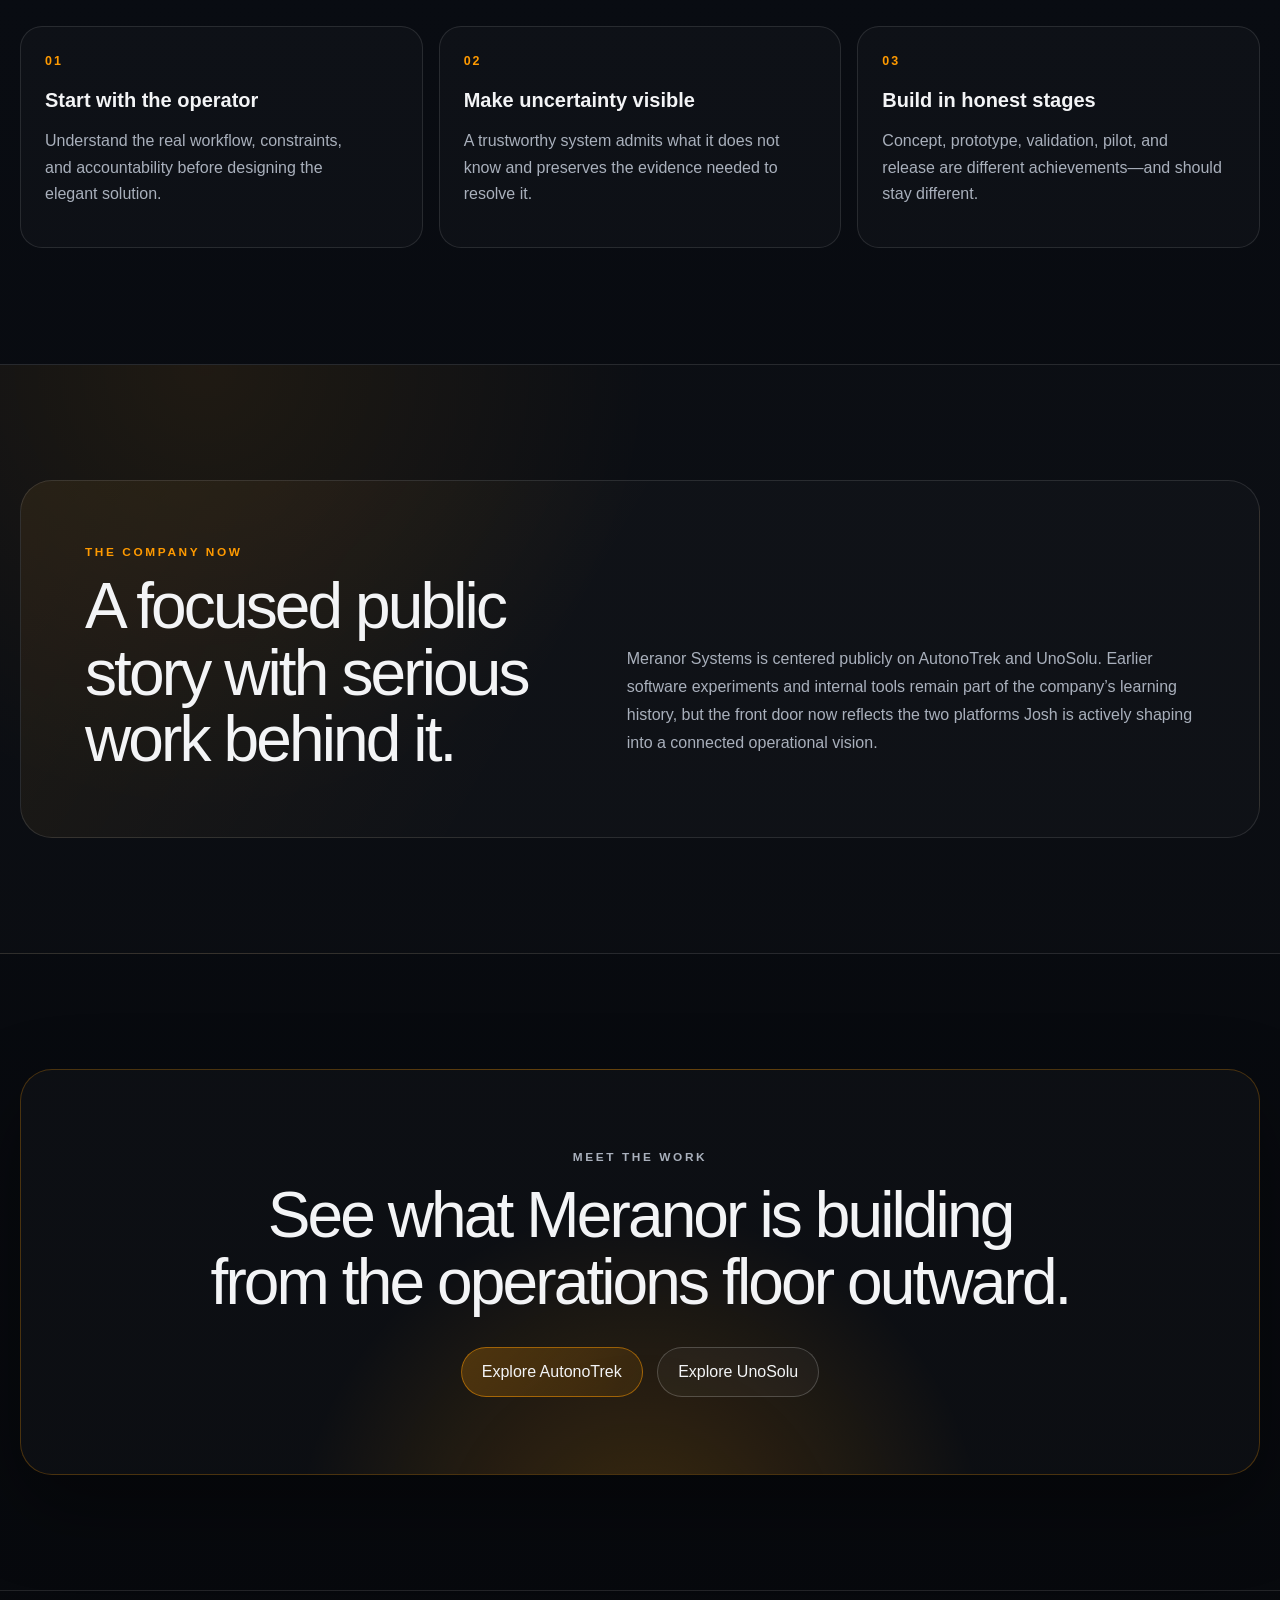
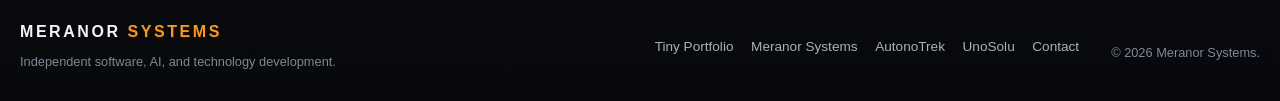
<file: founder/index.html>
<!doctype html>
<html lang="en">
  <head>
    <meta charset="utf-8" />
    <meta name="viewport" content="width=device-width, initial-scale=1, viewport-fit=cover" />
    <meta
      name="description"
      content="Meet Josh Welch, founder of Meranor Systems and builder of AutonoTrek and UnoSolu."
    />
    <meta name="color-scheme" content="dark" />
    <title>Josh Welch | Founder of Meranor Systems</title>
    <link rel="stylesheet" href="../meranor-systems.css" />
    <style>
      .founder-panel__portrait { position: relative; margin: 0; overflow: hidden; }
      .founder-panel__portrait img { display: block; width: 100%; height: 100%; min-height: 430px; object-fit: cover; object-position: center 24%; }
      .founder-panel__portrait figcaption { position: absolute; left: 1rem; right: 1rem; bottom: 1rem; padding: .75rem 1rem; border: 1px solid rgba(255,255,255,.16); border-radius: 999px; background: rgba(5,8,12,.8); color: #f3f4f6; font-size: .72rem; letter-spacing: .14em; text-align: center; text-transform: uppercase; backdrop-filter: blur(12px); }
      .founder-quote { margin: 2rem 0 0; padding: 1.4rem 0 1.4rem 1.4rem; border-left: 2px solid #ff9a00; color: #f3f4f6; font-family: "Space Grotesk", "Aptos Display", "Bahnschrift", sans-serif; font-size: clamp(1.2rem,2.5vw,1.7rem); line-height: 1.45; }
    </style>
  </head>
  <body data-page="founder">
    <a class="skip-link" href="#main-content">Skip to content</a>

    <div class="page-shell">
      <header class="site-header">
        <div class="site-header__inner">
          <a class="brand" href="../" aria-label="Meranor Systems home">
            <span class="brand__mark" aria-hidden="true"><span></span></span>
            <span class="brand__lockup"><strong>Meranor</strong><small>Systems</small></span>
          </a>
          <button class="site-header__toggle" type="button" aria-expanded="false" aria-controls="site-nav">Menu</button>
          <nav class="site-nav" id="site-nav" aria-label="Primary navigation">
            <a href="../autonotrek/">AutonoTrek</a>
            <a href="../unosolu/">UnoSolu</a>
            <a aria-current="page" href="../company/">Company</a>
            <a class="nav-cta" href="../contact/">Contact</a>
          </nav>
        </div>
      </header>

      <main id="main-content">
        <section class="simple-hero">
          <div class="section-frame simple-hero__grid">
            <div>
              <p class="eyebrow">Founder of Meranor Systems</p>
              <h1>Josh Welch</h1>
            </div>
            <p class="hero__lede">
              Inventory professional, hands-on builder, and relentlessly curious
              problem-solver turning operational friction into systems worth using.
            </p>
          </div>
        </section>

        <section class="section section--dark">
          <div class="section-frame founder-panel founder-panel--feature">
            <figure class="founder-panel__portrait">
              <img
                src="../assets/founder-josh.jpg"
                alt="Portrait of Josh Welch, founder of Meranor Systems"
                width="900"
                height="1125"
              />
              <figcaption>Josh Welch · Missouri</figcaption>
            </figure>
            <div>
              <p class="eyebrow">Operator turned builder</p>
              <h2>Meranor started with a simple question: why does the system make the real work harder?</h2>
              <p>
                Josh founded Meranor after years of working close to inventory,
                purchasing, warehouse processes, and the people accountable when the
                records and physical reality do not agree. The product ideas began as
                practical responses to that friction—not as technology looking for a
                problem.
              </p>
              <p>
                AutonoTrek grew from the challenge of collecting trustworthy inventory
                evidence in physical environments. UnoSolu grew from the broader need to
                connect the records, decisions, and teams surrounding that work.
              </p>
              <blockquote class="founder-quote">
                “Build the thing that would have made the work clearer, then make sure
                the people doing the work remain in control.”
              </blockquote>
            </div>
          </div>
        </section>

        <section class="section">
          <div class="section-frame">
            <div class="principle-intro">
              <p class="eyebrow">The builder’s rules</p>
              <h2>Curious enough to imagine it. Practical enough to prove it.</h2>
            </div>
            <div class="principle-grid">
              <article><span>01</span><h3>Start with the operator</h3><p>Understand the real workflow, constraints, and accountability before designing the elegant solution.</p></article>
              <article><span>02</span><h3>Make uncertainty visible</h3><p>A trustworthy system admits what it does not know and preserves the evidence needed to resolve it.</p></article>
              <article><span>03</span><h3>Build in honest stages</h3><p>Concept, prototype, validation, pilot, and release are different achievements—and should stay different.</p></article>
            </div>
          </div>
        </section>

        <section class="section section--principles">
          <div class="section-frame focus-panel">
            <div>
              <p class="eyebrow">The company now</p>
              <h2>A focused public story with serious work behind it.</h2>
            </div>
            <p>
              Meranor Systems is centered publicly on AutonoTrek and UnoSolu. Earlier
              software experiments and internal tools remain part of the company’s
              learning history, but the front door now reflects the two platforms Josh
              is actively shaping into a connected operational vision.
            </p>
          </div>
        </section>

        <section class="section section--cta">
          <div class="section-frame">
            <div class="cta-panel">
              <p class="eyebrow">Meet the work</p>
              <h2>See what Meranor is building from the operations floor outward.</h2>
              <div class="button-row">
                <a class="button button--primary" href="../autonotrek/">Explore AutonoTrek</a>
                <a class="button button--secondary" href="../unosolu/">Explore UnoSolu</a>
              </div>
            </div>
          </div>
        </section>
      </main>

      <footer class="site-footer">
        <div class="section-frame site-footer__grid">
          <div><p class="site-footer__brand">MERANOR <span>SYSTEMS</span></p><p>Independent software, AI, and technology development.</p></div>
          <nav aria-label="Footer navigation"><a href="../">Meranor Systems</a><a href="../autonotrek/">AutonoTrek</a><a href="../unosolu/">UnoSolu</a><a href="../contact/">Contact</a></nav>
          <p class="site-footer__legal">© <span data-current-year></span> Meranor Systems.</p>
        </div>
      </footer>
    </div>

    <script src="../app.js" defer></script>
  </body>
</html>
</file>
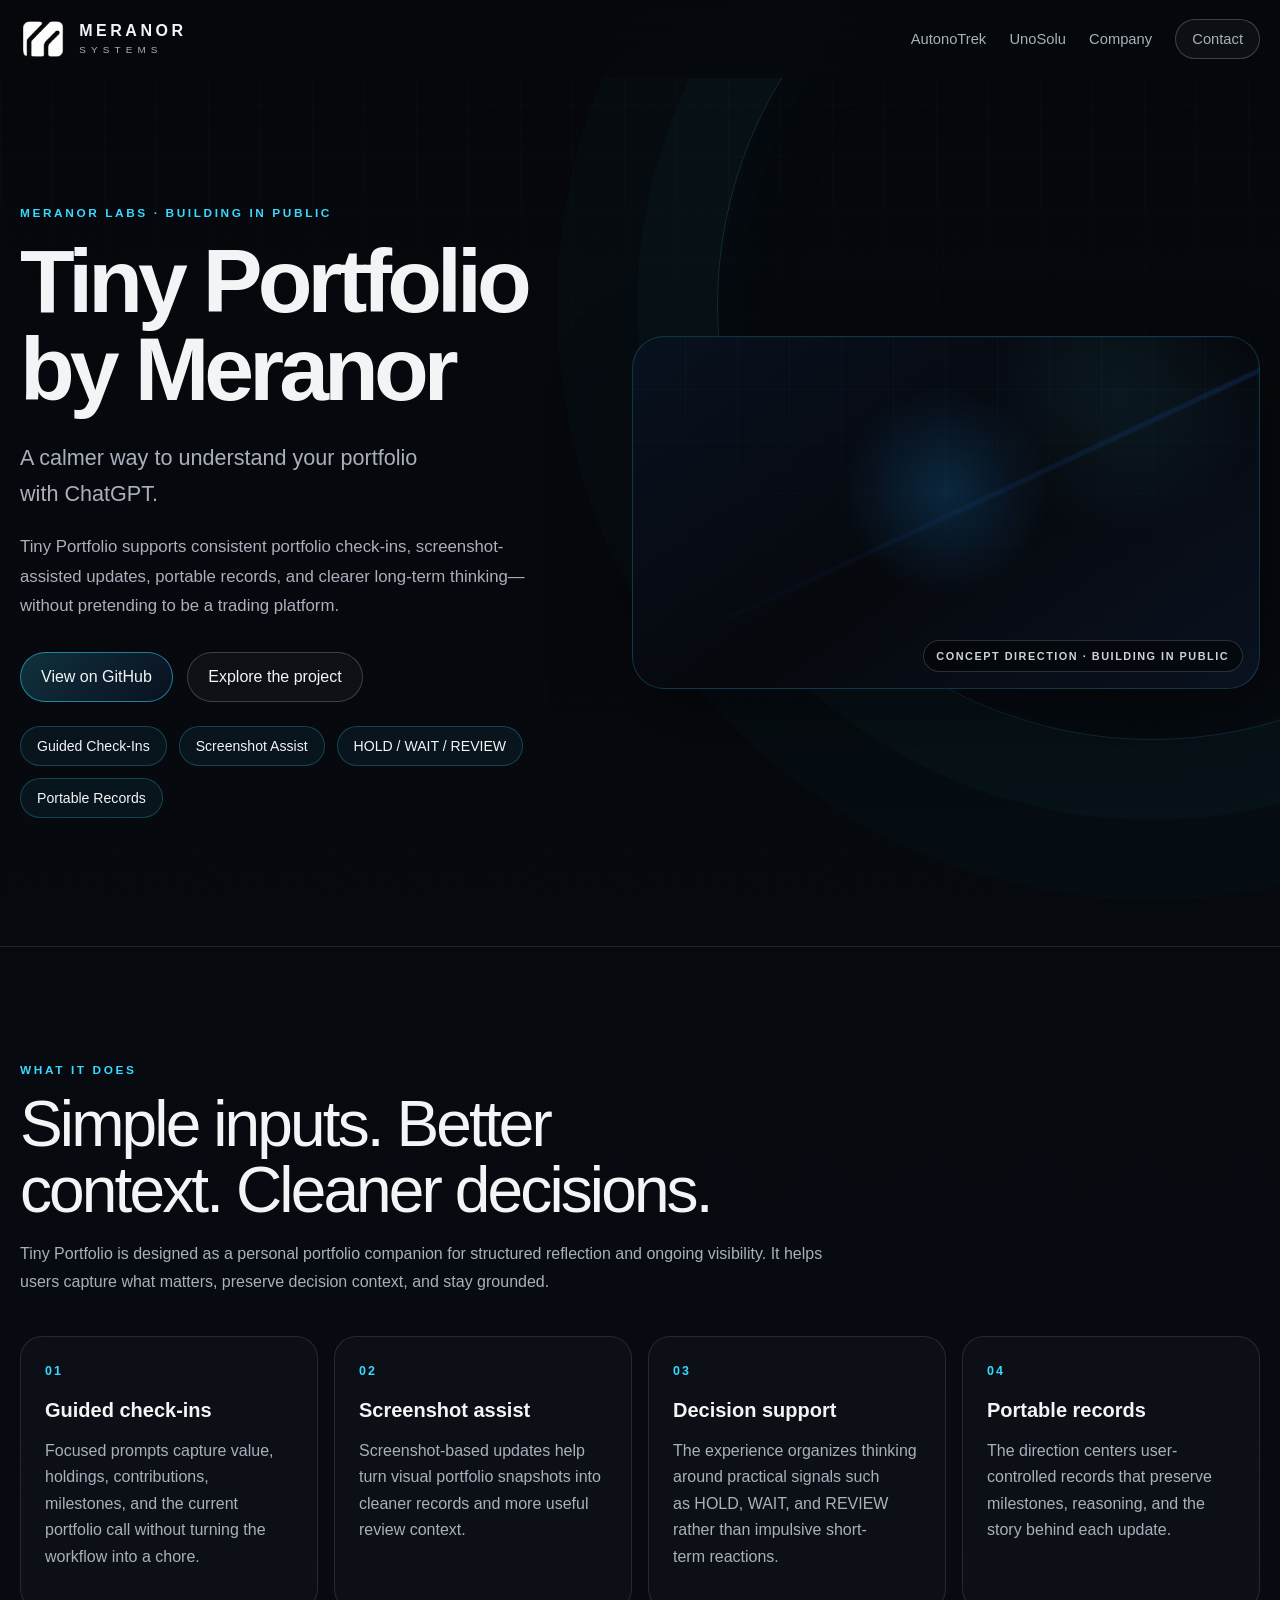
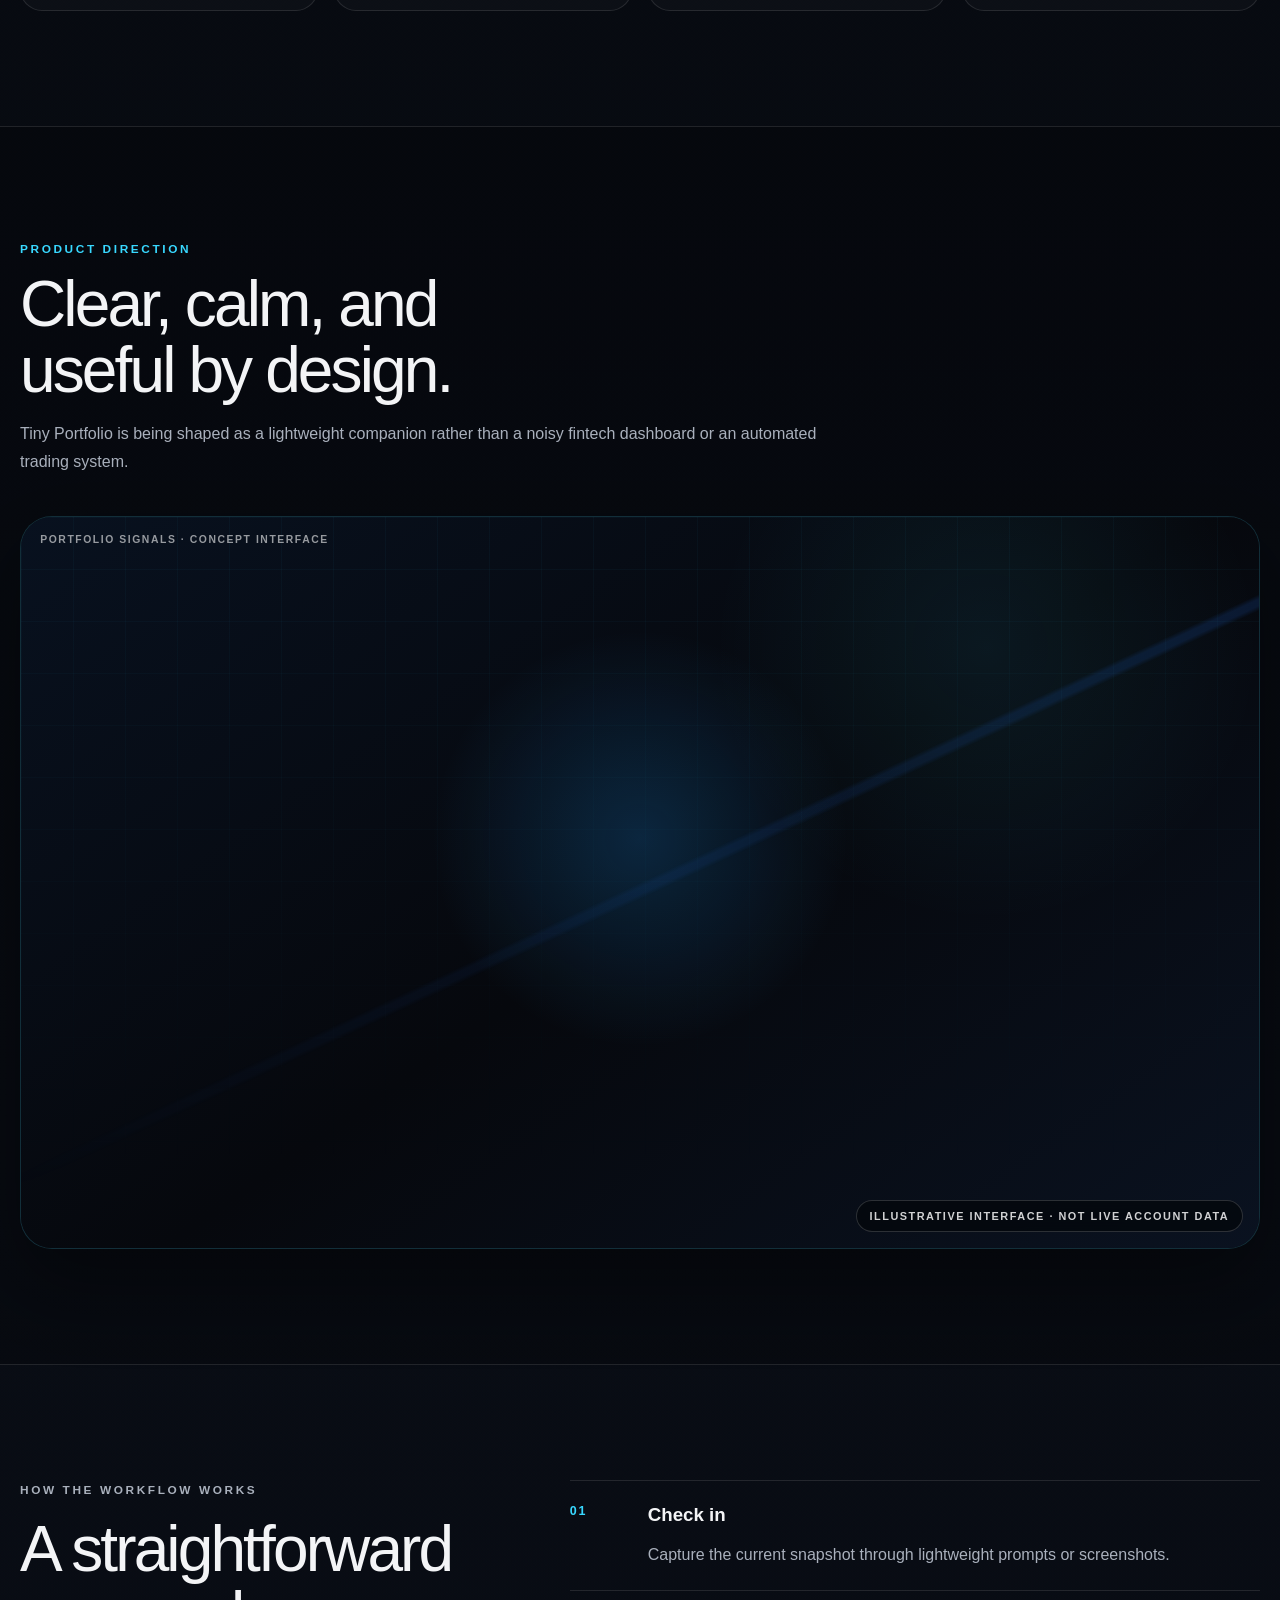
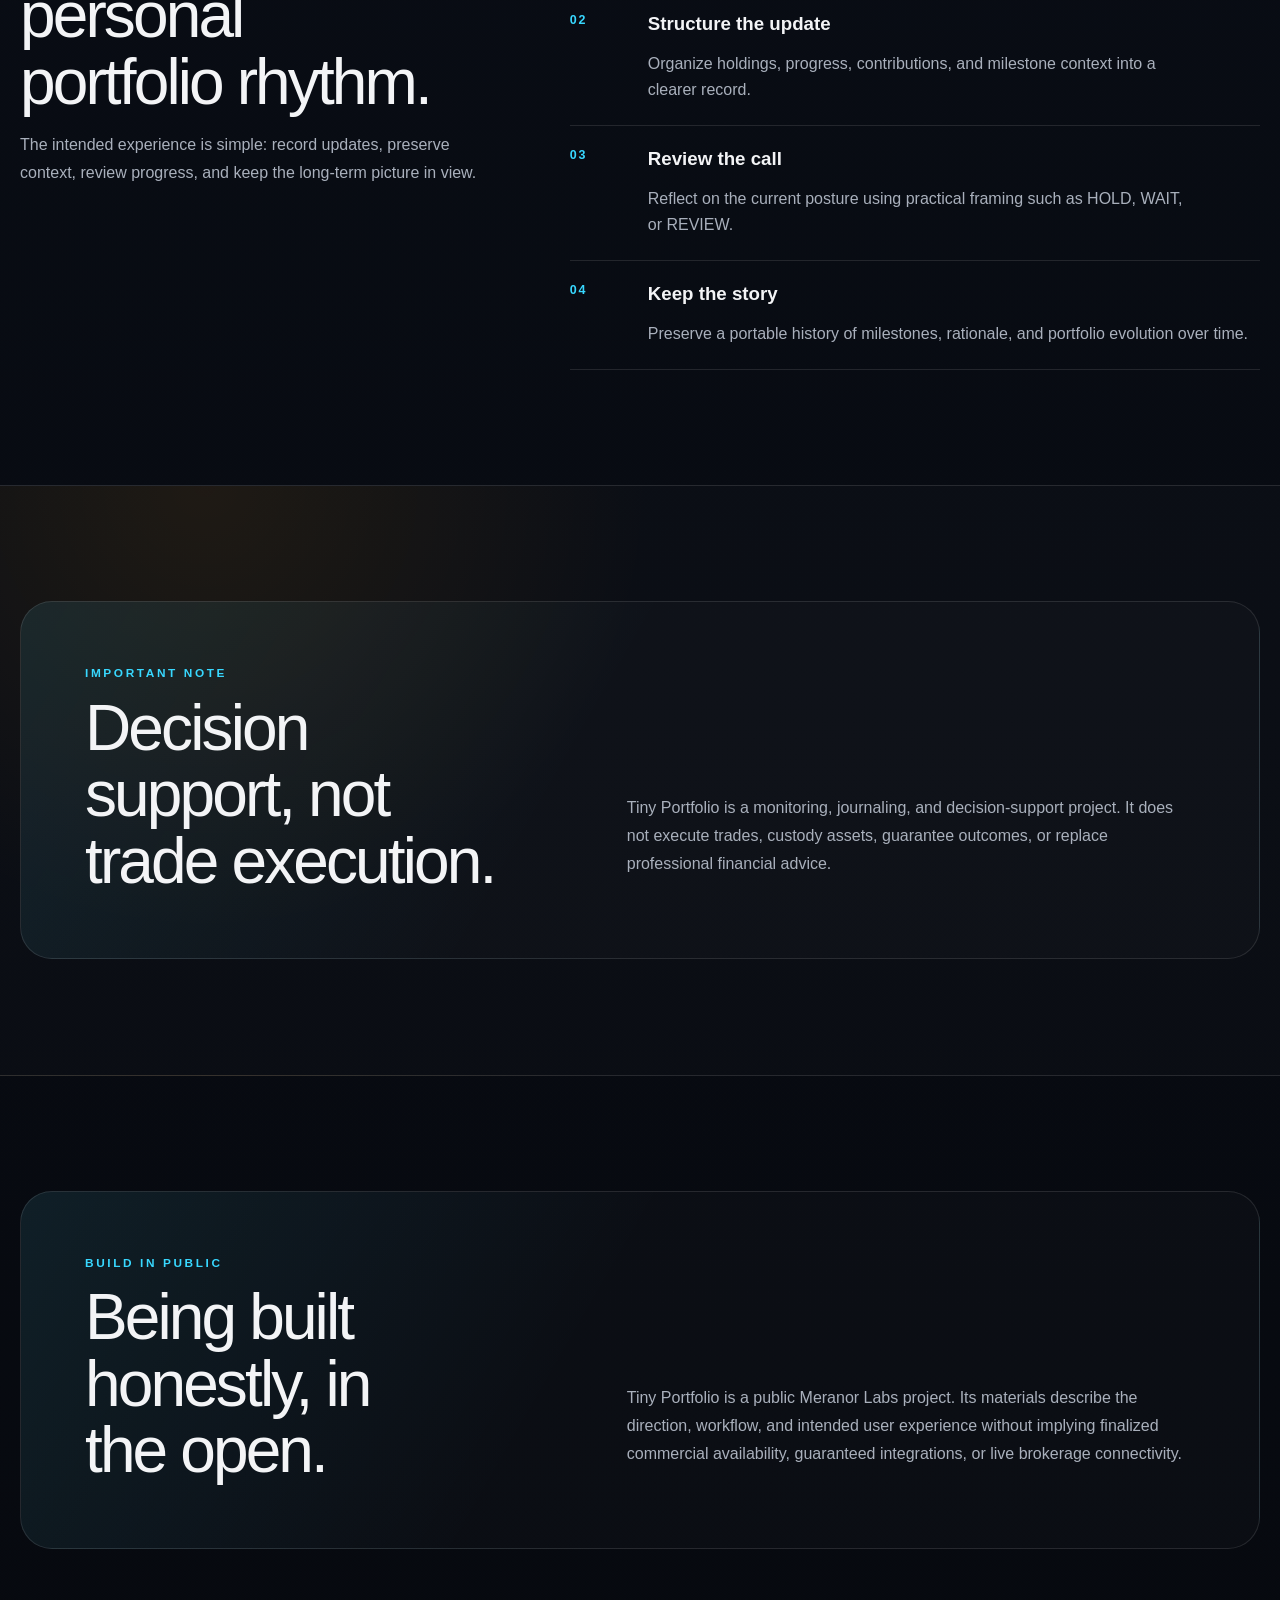
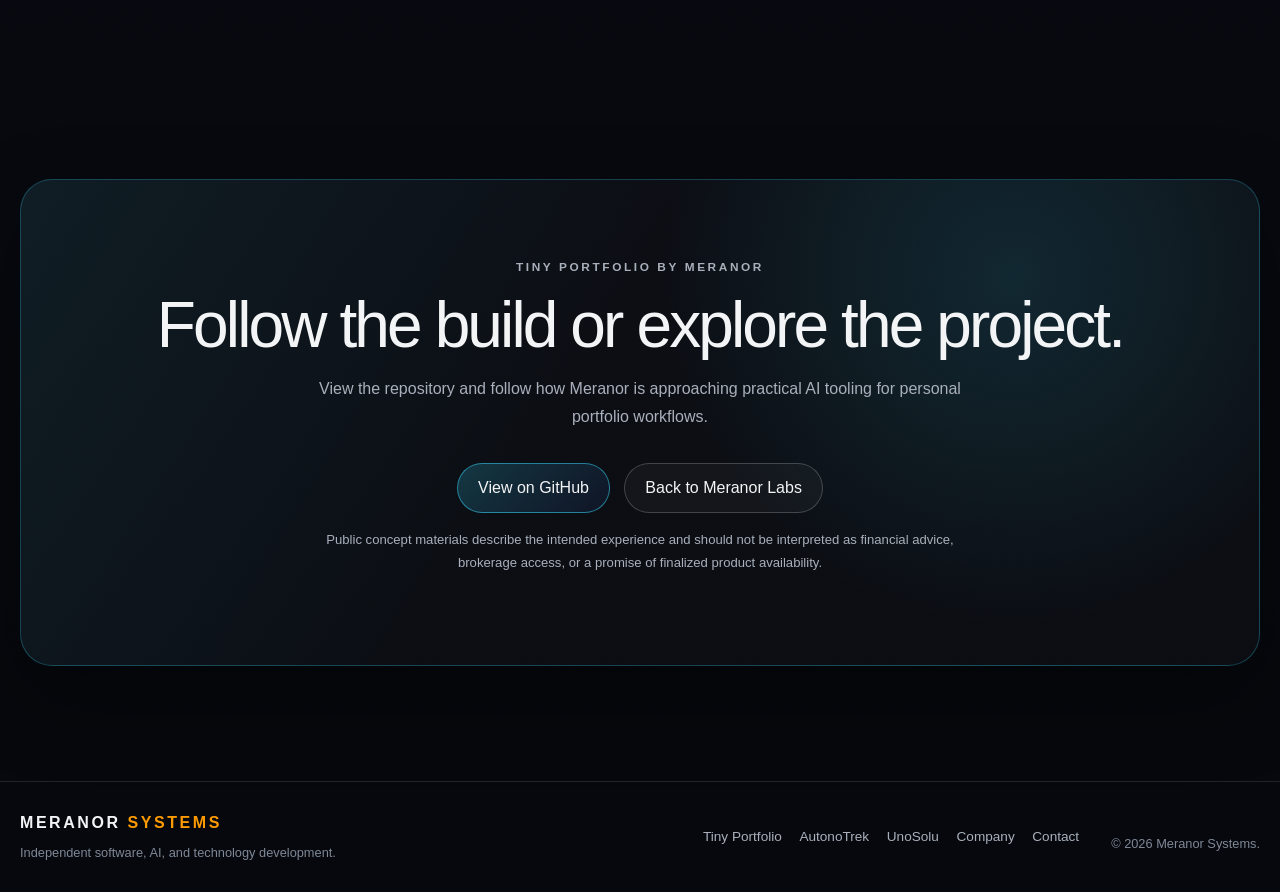
<file: tiny-portfolio/index.html>
<!doctype html>
<html lang="en">
  <head>
    <meta charset="utf-8" />
    <meta name="viewport" content="width=device-width, initial-scale=1, viewport-fit=cover" />
    <meta
      name="description"
      content="Tiny Portfolio by Meranor is a privacy-minded ChatGPT portfolio companion for guided check-ins, screenshot-assisted updates, and clearer long-term decision support."
    />
    <meta name="color-scheme" content="dark" />
    <title>Tiny Portfolio by Meranor | Meranor Systems</title>
    <link rel="stylesheet" href="../meranor-systems.css" />
  </head>
  <body data-page="tiny-portfolio">
    <a class="skip-link" href="#main-content">Skip to content</a>

    <div class="page-shell">
      <header class="site-header">
        <div class="site-header__inner">
          <a class="brand" href="../index.html" aria-label="Meranor Systems home">
            <span class="brand__mark" aria-hidden="true"><span></span></span>
            <span class="brand__lockup">
              <strong>Meranor</strong>
              <small>Systems</small>
            </span>
          </a>

          <button
            class="site-header__toggle"
            type="button"
            aria-expanded="false"
            aria-controls="site-nav"
          >
            Menu
          </button>

          <nav class="site-nav" id="site-nav" aria-label="Primary navigation">
            <a href="../autonotrek/">AutonoTrek</a>
            <a href="../unosolu/">UnoSolu</a>
            <a href="../company/">Company</a>
            <a class="nav-cta" href="../contact/">Contact</a>
          </nav>
        </div>
      </header>

      <main id="main-content">
        <section class="product-hero product-hero--tiny-portfolio">
          <div class="section-frame product-hero__grid product-hero__grid--tp">
            <div>
              <p class="eyebrow eyebrow--cyan">Meranor Labs · Building in public</p>
              <h1>Tiny Portfolio by Meranor</h1>
              <p class="hero__lede">
                A calmer way to understand your portfolio with ChatGPT.
              </p>
              <p class="tp-lede">
                Tiny Portfolio supports consistent portfolio check-ins,
                screenshot-assisted updates, portable records, and clearer
                long-term thinking—without pretending to be a trading platform.
              </p>

              <div class="button-row button-row--left">
                <a
                  class="button button--cyan"
                  href="https://github.com/MeranorSystems/tiny-portfolio"
                  target="_blank"
                  rel="noreferrer"
                >
                  View on GitHub
                </a>
                <a class="button button--secondary" href="#capabilities">
                  Explore the project
                </a>
              </div>

              <div class="tp-pill-row" aria-label="Tiny Portfolio focus areas">
                <span>Guided Check-Ins</span>
                <span>Screenshot Assist</span>
                <span>HOLD / WAIT / REVIEW</span>
                <span>Portable Records</span>
              </div>
            </div>

            <div
              class="tp-hero-media"
              role="img"
              aria-label="Tiny Portfolio by Meranor concept artwork with guided check-ins, screenshot assistance, decision support, and portable records"
            >
              <span class="tp-media-caption">Concept direction · Building in public</span>
            </div>
          </div>
        </section>

        <section class="section" id="capabilities">
          <div class="section-frame">
            <div class="section-heading">
              <p class="eyebrow eyebrow--cyan">What it does</p>
              <h2>Simple inputs. Better context. Cleaner decisions.</h2>
              <p>
                Tiny Portfolio is designed as a personal portfolio companion for
                structured reflection and ongoing visibility. It helps users capture
                what matters, preserve decision context, and stay grounded.
              </p>
            </div>

            <div class="tp-feature-grid">
              <article>
                <span>01</span>
                <h3>Guided check-ins</h3>
                <p>
                  Focused prompts capture value, holdings, contributions, milestones,
                  and the current portfolio call without turning the workflow into a chore.
                </p>
              </article>

              <article>
                <span>02</span>
                <h3>Screenshot assist</h3>
                <p>
                  Screenshot-based updates help turn visual portfolio snapshots into
                  cleaner records and more useful review context.
                </p>
              </article>

              <article>
                <span>03</span>
                <h3>Decision support</h3>
                <p>
                  The experience organizes thinking around practical signals such as
                  HOLD, WAIT, and REVIEW rather than impulsive short-term reactions.
                </p>
              </article>

              <article>
                <span>04</span>
                <h3>Portable records</h3>
                <p>
                  The direction centers user-controlled records that preserve milestones,
                  reasoning, and the story behind each update.
                </p>
              </article>
            </div>
          </div>
        </section>

        <section class="section section--dark">
          <div class="section-frame">
            <div class="section-heading">
              <p class="eyebrow eyebrow--cyan">Product direction</p>
              <h2>Clear, calm, and useful by design.</h2>
              <p>
                Tiny Portfolio is being shaped as a lightweight companion rather than
                a noisy fintech dashboard or an automated trading system.
              </p>
            </div>

            <div class="tp-showcase">
              <div
                class="tp-showcase-media"
                role="img"
                aria-label="Tiny Portfolio concept interface showing a guided check-in, portfolio status, screenshot assistance, and calm decision support"
              ></div>
              <span class="tp-media-caption">Illustrative interface · Not live account data</span>
            </div>
          </div>
        </section>

        <section class="section">
          <div class="section-frame">
            <div class="split-panel">
              <div>
                <p class="eyebrow eyebrow--cyan">How the workflow works</p>
                <h2>A straightforward personal portfolio rhythm.</h2>
                <p>
                  The intended experience is simple: record updates, preserve context,
                  review progress, and keep the long-term picture in view.
                </p>
              </div>

              <ol class="process-list process-list--cyan">
                <li>
                  <span>01</span>
                  <div>
                    <h3>Check in</h3>
                    <p>
                      Capture the current snapshot through lightweight prompts or screenshots.
                    </p>
                  </div>
                </li>
                <li>
                  <span>02</span>
                  <div>
                    <h3>Structure the update</h3>
                    <p>
                      Organize holdings, progress, contributions, and milestone context
                      into a clearer record.
                    </p>
                  </div>
                </li>
                <li>
                  <span>03</span>
                  <div>
                    <h3>Review the call</h3>
                    <p>
                      Reflect on the current posture using practical framing such as
                      HOLD, WAIT, or REVIEW.
                    </p>
                  </div>
                </li>
                <li>
                  <span>04</span>
                  <div>
                    <h3>Keep the story</h3>
                    <p>
                      Preserve a portable history of milestones, rationale, and portfolio
                      evolution over time.
                    </p>
                  </div>
                </li>
              </ol>
            </div>
          </div>
        </section>

        <section class="section section--principles">
          <div class="section-frame">
            <div class="development-note development-note--cyan">
              <div>
                <p class="eyebrow eyebrow--cyan">Important note</p>
                <h2>Decision support, not trade execution.</h2>
              </div>
              <p>
                Tiny Portfolio is a monitoring, journaling, and decision-support project.
                It does not execute trades, custody assets, guarantee outcomes, or replace
                professional financial advice.
              </p>
            </div>
          </div>
        </section>

        <section class="section">
          <div class="section-frame">
            <div class="development-note development-note--cyan">
              <div>
                <p class="eyebrow eyebrow--cyan">Build in public</p>
                <h2>Being built honestly, in the open.</h2>
              </div>
              <p>
                Tiny Portfolio is a public Meranor Labs project. Its materials describe
                the direction, workflow, and intended user experience without implying
                finalized commercial availability, guaranteed integrations, or live
                brokerage connectivity.
              </p>
            </div>
          </div>
        </section>

        <section class="section section--cta">
          <div class="section-frame">
            <div class="cta-panel cta-panel--cyan">
              <p class="eyebrow eyebrow--cyan">Tiny Portfolio by Meranor</p>
              <h2>Follow the build or explore the project.</h2>
              <p>
                View the repository and follow how Meranor is approaching practical AI
                tooling for personal portfolio workflows.
              </p>
              <div class="button-row">
                <a
                  class="button button--cyan"
                  href="https://github.com/MeranorSystems/tiny-portfolio"
                  target="_blank"
                  rel="noreferrer"
                >
                  View on GitHub
                </a>
                <a class="button button--secondary" href="../index.html#labs">
                  Back to Meranor Labs
                </a>
              </div>
              <p class="tp-disclaimer">
                Public concept materials describe the intended experience and should not
                be interpreted as financial advice, brokerage access, or a promise of
                finalized product availability.
              </p>
            </div>
          </div>
        </section>
      </main>

      <footer class="site-footer">
        <div class="section-frame site-footer__grid">
          <div>
            <p class="site-footer__brand">MERANOR <span>SYSTEMS</span></p>
            <p>Independent software, AI, and technology development.</p>
          </div>
          <nav aria-label="Footer navigation">
            <a href="../autonotrek/">AutonoTrek</a>
            <a href="../unosolu/">UnoSolu</a>
            <a href="../company/">Company</a>
            <a href="../contact/">Contact</a>
          </nav>
          <p class="site-footer__legal">© <span data-current-year></span> Meranor Systems.</p>
        </div>
      </footer>
    </div>

    <script src="../app.js" defer></script>
  </body>
</html>
</file>
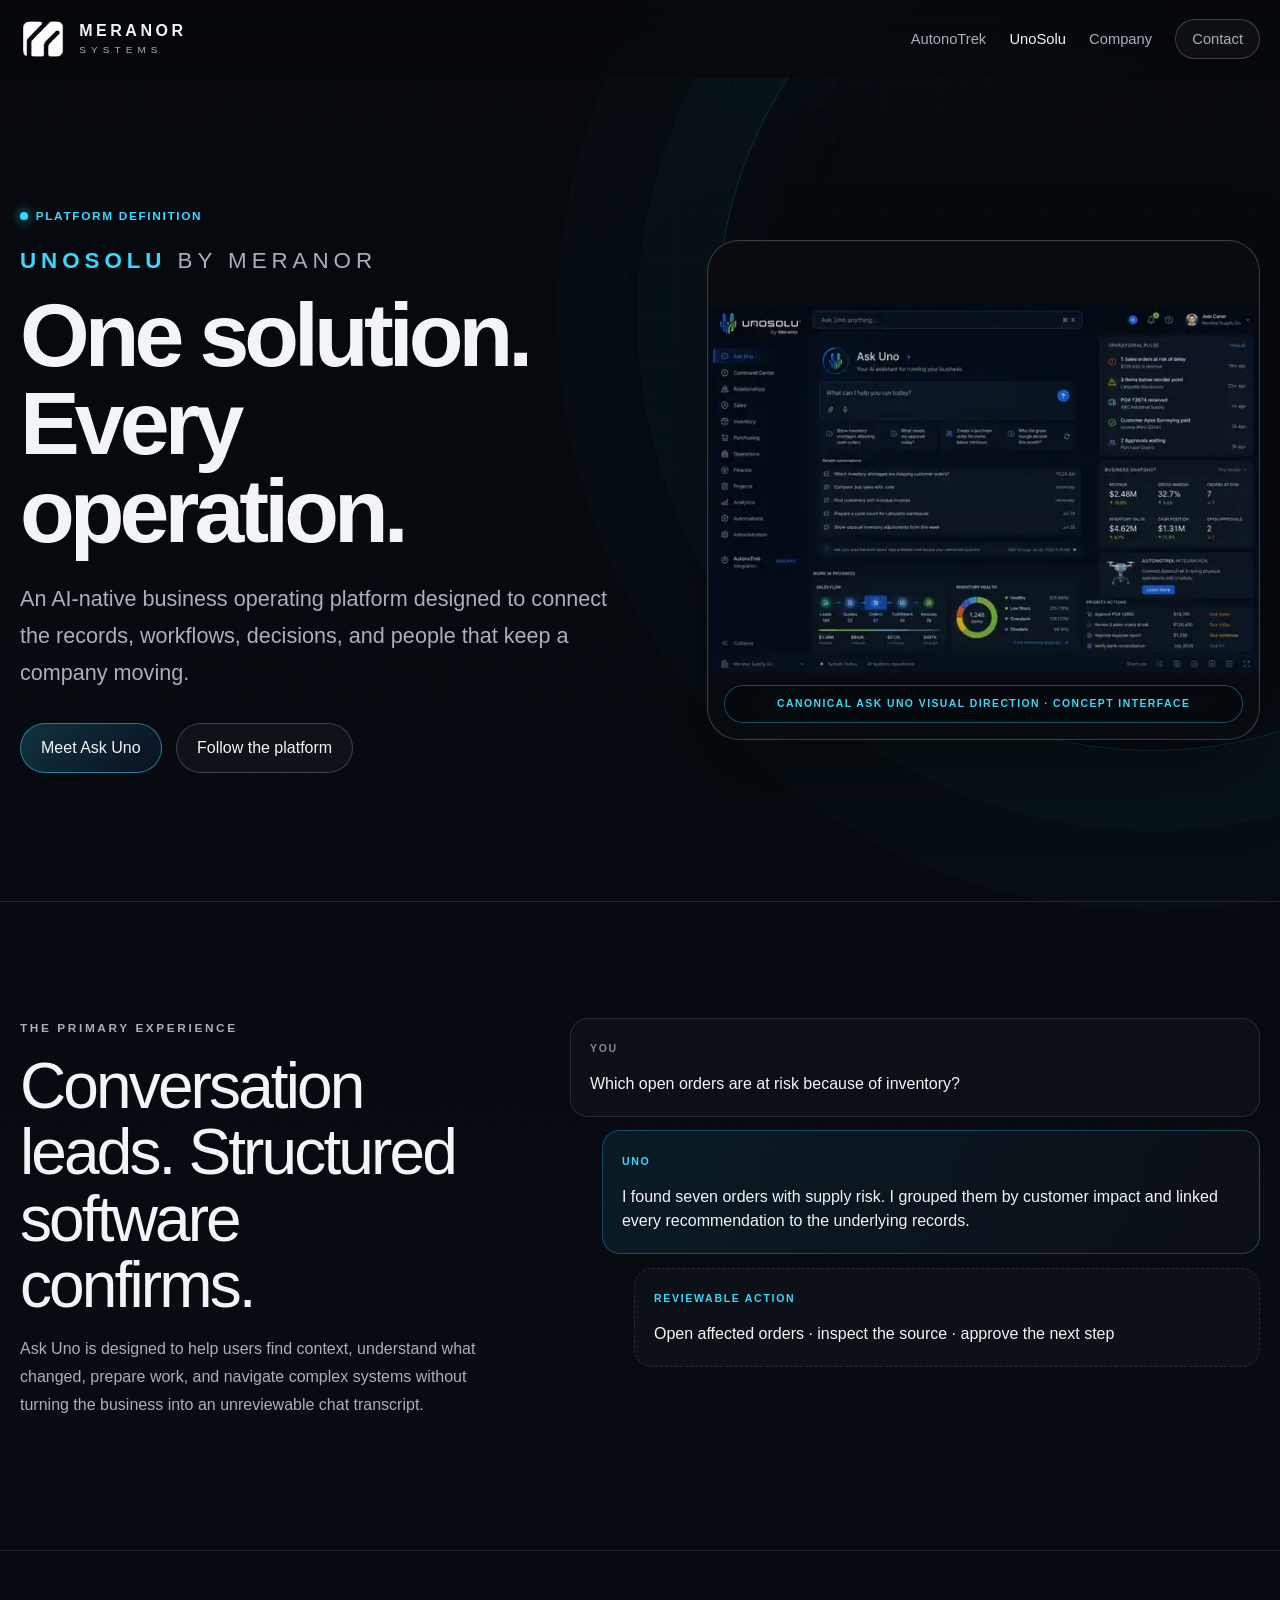
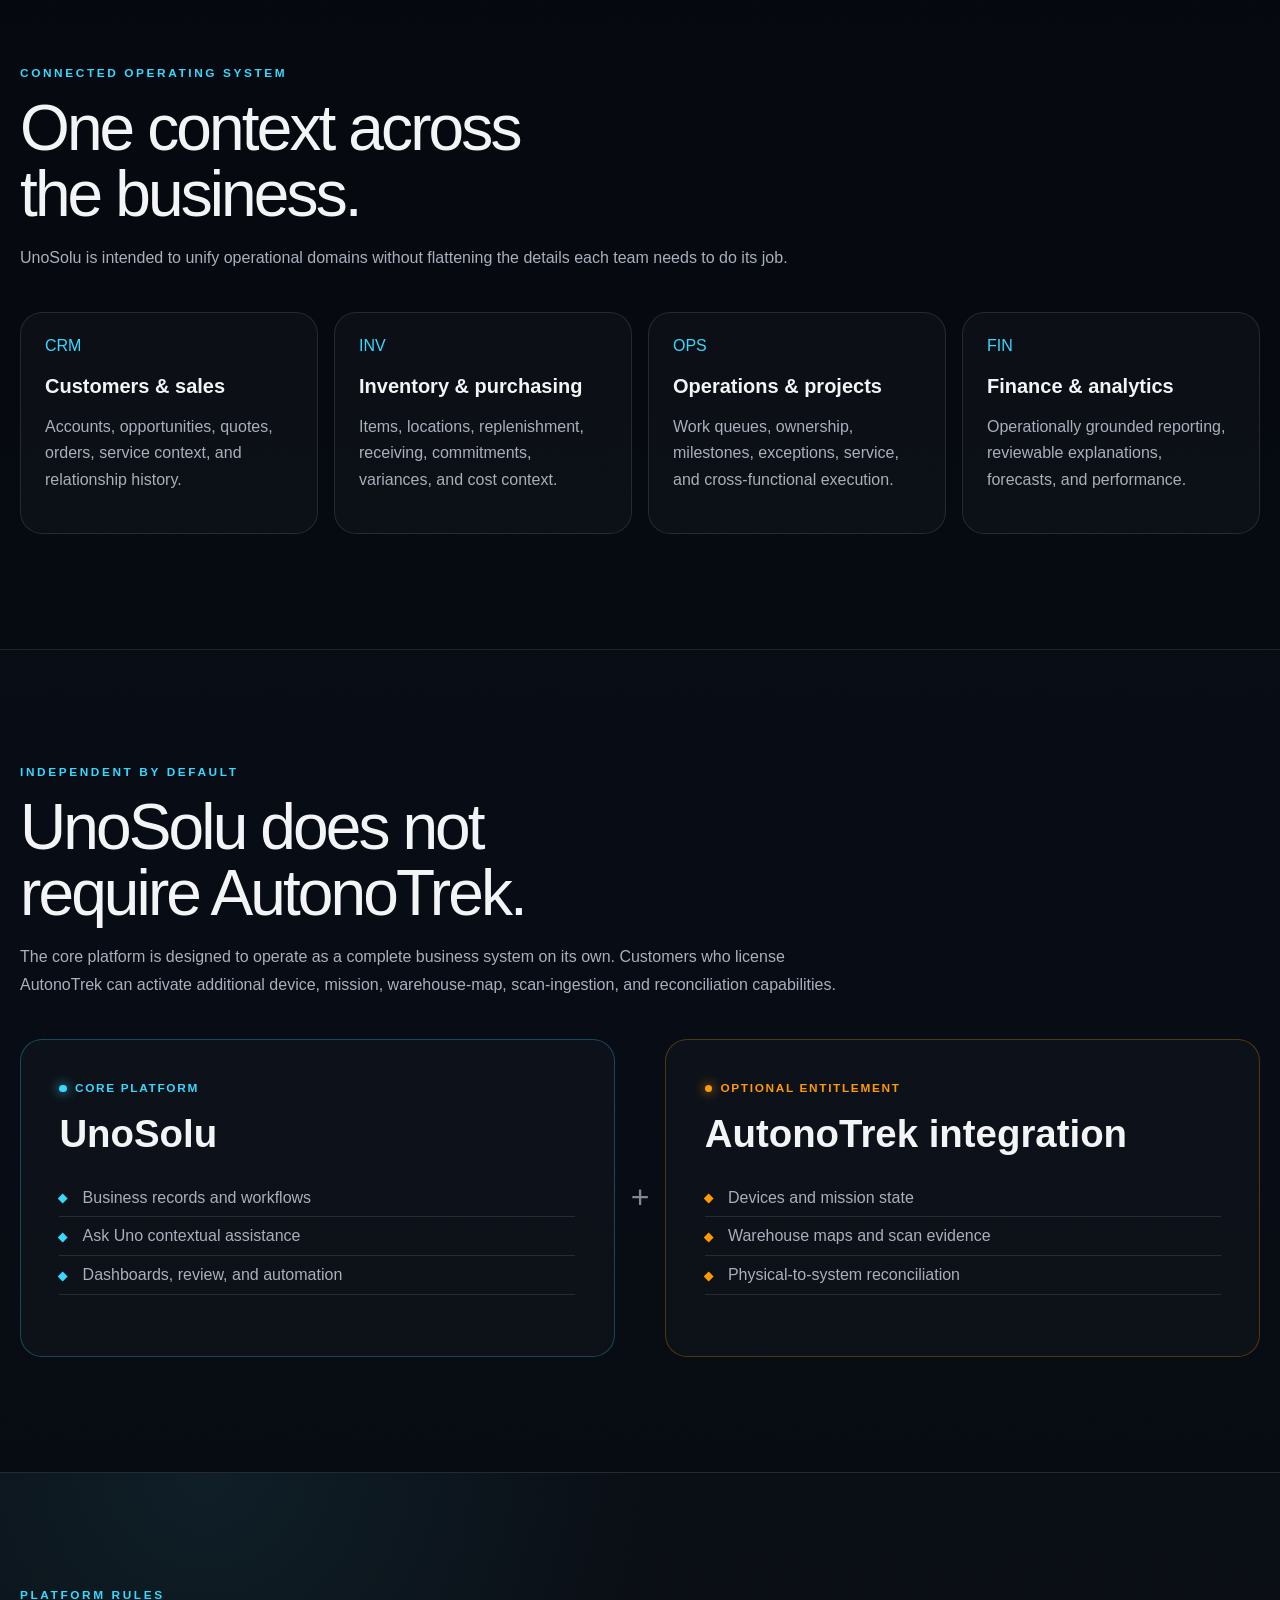
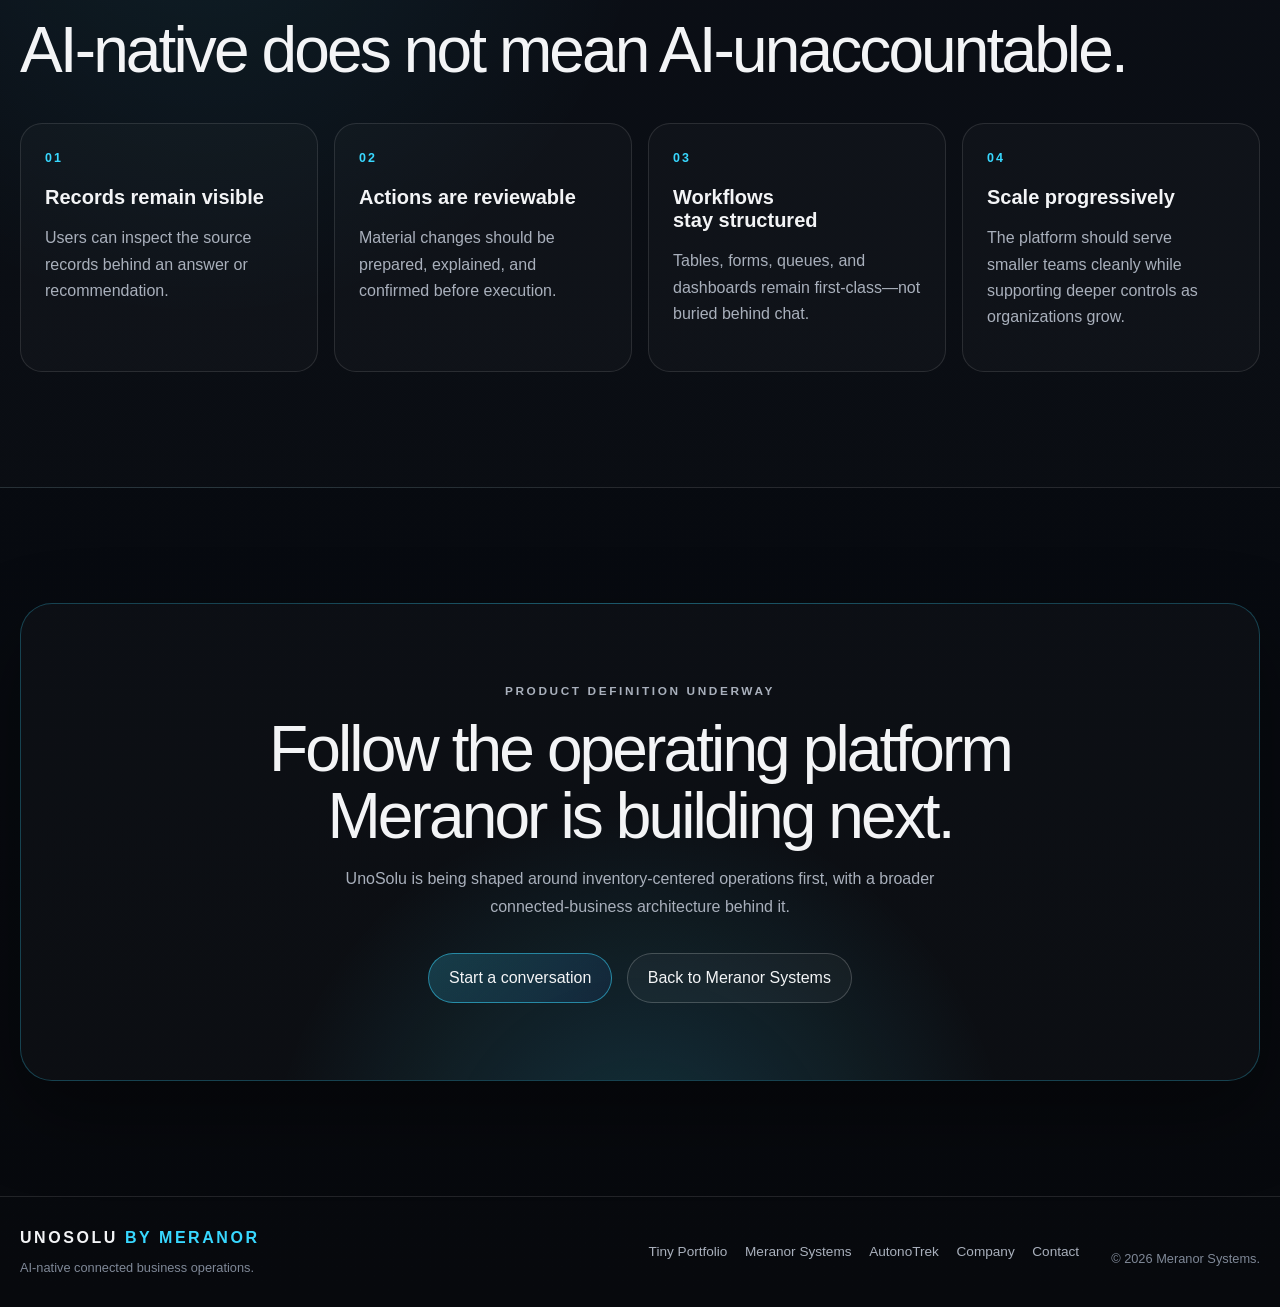
<file: unosolu/index.html>
<!doctype html>
<html lang="en">
  <head>
    <meta charset="utf-8" />
    <meta name="viewport" content="width=device-width, initial-scale=1, viewport-fit=cover" />
    <meta
      name="description"
      content="UnoSolu by Meranor is an AI-native business operating platform in product definition and development."
    />
    <meta name="color-scheme" content="dark" />
    <title>UnoSolu by Meranor | One Solution. Every Operation.</title>
    <link rel="stylesheet" href="../meranor-systems.css" />
  </head>
  <body data-page="unosolu">
    <a class="skip-link" href="#main-content">Skip to content</a>
    <div class="page-shell">
      <header class="site-header">
        <div class="site-header__inner">
          <a class="brand" href="../" aria-label="Meranor Systems home">
            <span class="brand__mark" aria-hidden="true"><span></span></span>
            <span class="brand__lockup"><strong>Meranor</strong><small>Systems</small></span>
          </a>
          <button class="site-header__toggle" type="button" aria-expanded="false" aria-controls="site-nav">Menu</button>
          <nav class="site-nav" id="site-nav" aria-label="Primary navigation">
            <a href="../autonotrek/">AutonoTrek</a>
            <a aria-current="page" href="./">UnoSolu</a>
            <a href="../company/">Company</a>
            <a class="nav-cta" href="../contact/">Contact</a>
          </nav>
        </div>
      </header>

      <main id="main-content">
        <section class="product-hero product-hero--unosolu">
          <div class="section-frame product-hero__grid">
            <div class="product-hero__copy">
              <p class="status-label status-label--cyan">Platform definition</p>
              <p class="product-kicker product-kicker--cyan">UnoSolu <span>by Meranor</span></p>
              <h1>One solution. Every operation.</h1>
              <p class="hero__lede">
                An AI-native business operating platform designed to connect the
                records, workflows, decisions, and people that keep a company moving.
              </p>
              <div class="button-row button-row--left">
                <a class="button button--primary button--cyan" href="#ask-uno">Meet Ask Uno</a>
                <a class="button button--secondary" href="../contact/">Follow the platform</a>
              </div>
            </div>

            <div class="uno-dashboard" aria-label="Conceptual UnoSolu operational dashboard with illustrative data">
              <div class="uno-dashboard__rail">
                <span class="uno-dashboard__logo">U</span>
                <i></i><i></i><i></i><i></i><i></i>
              </div>
              <div class="uno-dashboard__main">
                <div class="uno-dashboard__top"><span>CONCEPT INTERFACE</span><span class="status-dot status-dot--cyan">ILLUSTRATIVE DATA</span></div>
                <div class="ask-uno-card">
                  <small>ASK UNO</small>
                  <strong>What needs attention today?</strong>
                  <span>Search records, explain changes, prepare actions, and confirm before writing.</span>
                </div>
                <div class="uno-dashboard__metrics">
                  <div><small>INVENTORY</small><strong>98.4%</strong><span>record confidence</span></div>
                  <div><small>OPEN WORK</small><strong>24</strong><span>across operations</span></div>
                  <div><small>AUTONOTREK</small><strong>AVAILABLE</strong><span>licensed integration</span></div>
                </div>
              </div>
            </div>
          </div>
        </section>

        <section class="section" id="ask-uno">
          <div class="section-frame split-panel">
            <div>
              <p class="eyebrow eyebrow--cyan">The primary experience</p>
              <h2>Conversation leads. Structured software confirms.</h2>
              <p>
                Ask Uno is designed to help users find context, understand what changed,
                prepare work, and navigate complex systems without turning the business
                into an unreviewable chat transcript.
              </p>
            </div>
            <div class="conversation-flow">
              <div><span>YOU</span><p>Which open orders are at risk because of inventory?</p></div>
              <div class="conversation-flow__uno"><span>UNO</span><p>I found seven orders with supply risk. I grouped them by customer impact and linked every recommendation to the underlying records.</p></div>
              <div class="conversation-flow__action"><span>REVIEWABLE ACTION</span><p>Open affected orders · inspect the source · approve the next step</p></div>
            </div>
          </div>
        </section>

        <section class="section section--dark">
          <div class="section-frame">
            <div class="section-heading">
              <p class="eyebrow eyebrow--cyan">Connected operating system</p>
              <h2>One context across the business.</h2>
              <p>
                UnoSolu is intended to unify operational domains without flattening the
                details each team needs to do its job.
              </p>
            </div>
            <div class="module-grid">
              <article><span>CRM</span><h3>Customers & sales</h3><p>Accounts, opportunities, quotes, orders, service context, and relationship history.</p></article>
              <article><span>INV</span><h3>Inventory & purchasing</h3><p>Items, locations, replenishment, receiving, commitments, variances, and cost context.</p></article>
              <article><span>OPS</span><h3>Operations & projects</h3><p>Work queues, ownership, milestones, exceptions, service, and cross-functional execution.</p></article>
              <article><span>FIN</span><h3>Finance & analytics</h3><p>Operationally grounded reporting, reviewable explanations, forecasts, and performance.</p></article>
            </div>
          </div>
        </section>

        <section class="section">
          <div class="section-frame">
            <div class="section-heading">
              <p class="eyebrow eyebrow--cyan">Independent by default</p>
              <h2>UnoSolu does not require AutonoTrek.</h2>
              <p>
                The core platform is designed to operate as a complete business system
                on its own. Customers who license AutonoTrek can activate additional
                device, mission, warehouse-map, scan-ingestion, and reconciliation
                capabilities.
              </p>
            </div>
            <div class="entitlement-panel">
              <div class="entitlement-panel__core">
                <p class="status-label status-label--cyan">Core platform</p>
                <h3>UnoSolu</h3>
                <ul class="signal-list">
                  <li>Business records and workflows</li>
                  <li>Ask Uno contextual assistance</li>
                  <li>Dashboards, review, and automation</li>
                </ul>
              </div>
              <div class="entitlement-panel__plus">+</div>
              <div class="entitlement-panel__module">
                <p class="status-label status-label--amber">Optional entitlement</p>
                <h3>AutonoTrek integration</h3>
                <ul class="signal-list">
                  <li>Devices and mission state</li>
                  <li>Warehouse maps and scan evidence</li>
                  <li>Physical-to-system reconciliation</li>
                </ul>
              </div>
            </div>
          </div>
        </section>

        <section class="section section--principles">
          <div class="section-frame">
            <div class="principle-intro">
              <p class="eyebrow eyebrow--cyan">Platform rules</p>
              <h2>AI-native does not mean AI-unaccountable.</h2>
            </div>
            <div class="principle-grid principle-grid--four">
              <article><span>01</span><h3>Records remain visible</h3><p>Users can inspect the source records behind an answer or recommendation.</p></article>
              <article><span>02</span><h3>Actions are reviewable</h3><p>Material changes should be prepared, explained, and confirmed before execution.</p></article>
              <article><span>03</span><h3>Workflows stay structured</h3><p>Tables, forms, queues, and dashboards remain first-class—not buried behind chat.</p></article>
              <article><span>04</span><h3>Scale progressively</h3><p>The platform should serve smaller teams cleanly while supporting deeper controls as organizations grow.</p></article>
            </div>
          </div>
        </section>

        <section class="section section--cta">
          <div class="section-frame">
            <div class="cta-panel cta-panel--cyan">
              <p class="eyebrow eyebrow--cyan">Product definition underway</p>
              <h2>Follow the operating platform Meranor is building next.</h2>
              <p>
                UnoSolu is being shaped around inventory-centered operations first,
                with a broader connected-business architecture behind it.
              </p>
              <div class="button-row">
                <a class="button button--primary button--cyan" href="../contact/">Start a conversation</a>
                <a class="button button--secondary" href="../">Back to Meranor Systems</a>
              </div>
            </div>
          </div>
        </section>
      </main>

      <footer class="site-footer">
        <div class="section-frame site-footer__grid">
          <div><p class="site-footer__brand site-footer__brand--cyan">UNOSOLU <span>BY MERANOR</span></p><p>AI-native connected business operations.</p></div>
          <nav aria-label="Footer navigation"><a href="../">Meranor Systems</a><a href="../autonotrek/">AutonoTrek</a><a href="../company/">Company</a><a href="../contact/">Contact</a></nav>
          <p class="site-footer__legal">© <span data-current-year></span> Meranor Systems.</p>
        </div>
      </footer>
    </div>
    <script src="../app.js" defer></script>
  </body>
</html>
</file>
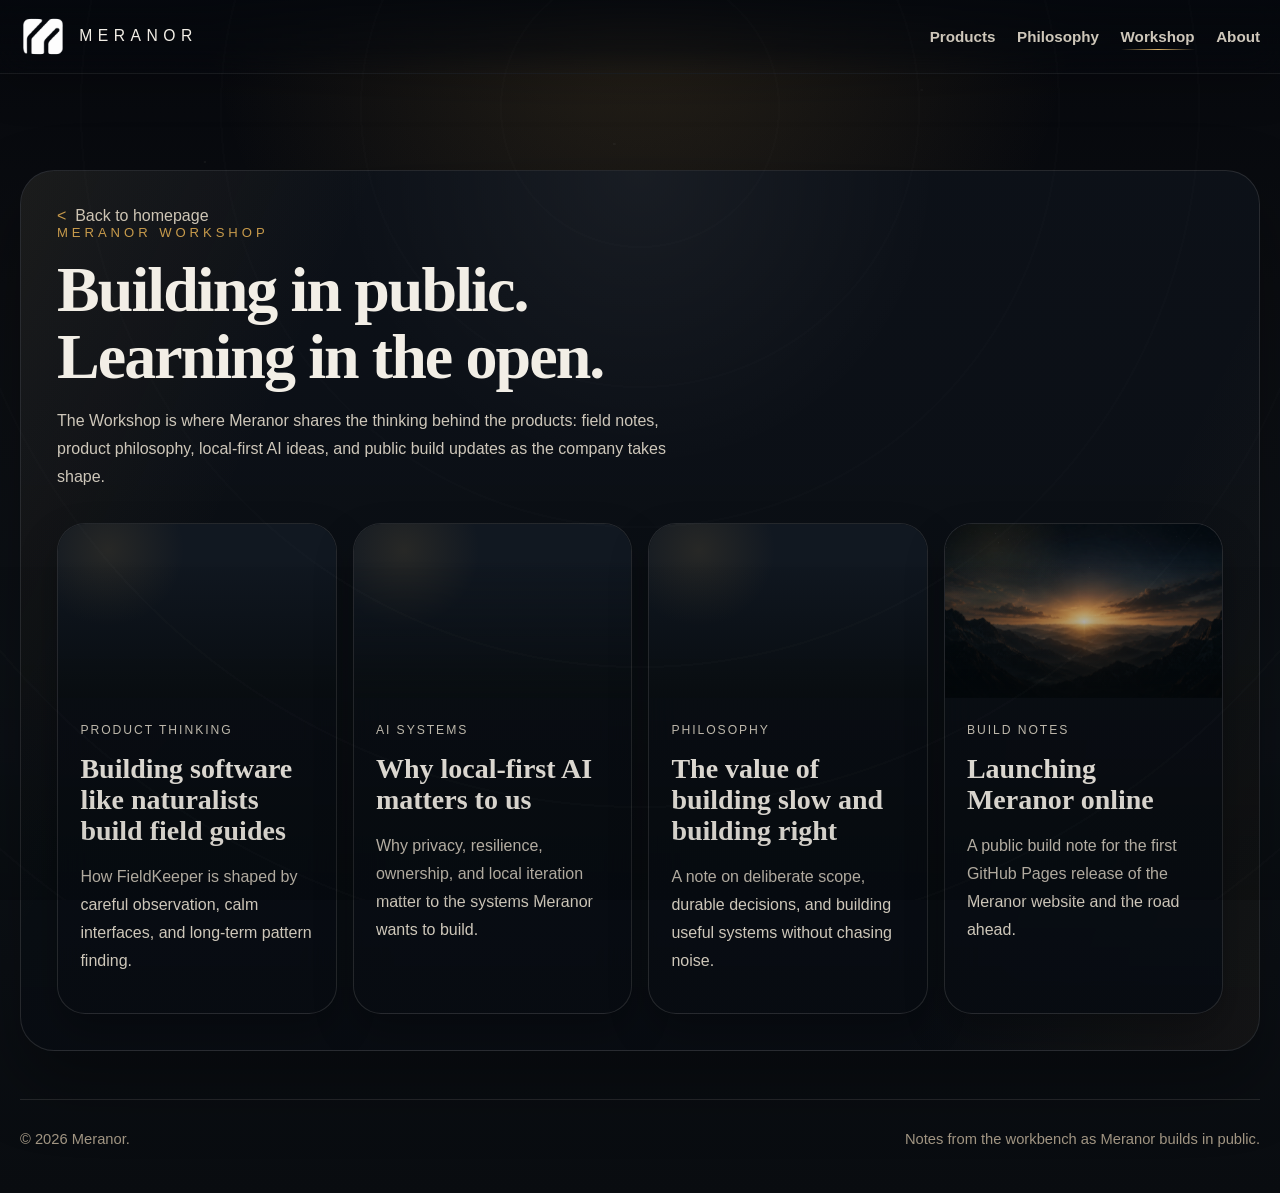
<file: workshop/index.html>
<!doctype html>
<html lang="en">
  <head>
    <meta charset="utf-8" />
    <meta
      name="viewport"
      content="width=device-width, initial-scale=1, viewport-fit=cover"
    />
    <meta
      name="description"
      content="Notes from the Meranor workshop on thoughtful software, local-first AI, FieldKeeper, product craft, and public build progress."
    />
    <meta name="color-scheme" content="dark" />
    <title>Meranor Workshop | Notes from the Workbench</title>
    <link rel="stylesheet" href="../styles.css" />
  </head>
  <body data-page="workshop">
    <a class="skip-link" href="#main-content">Skip to content</a>

    <div class="page-shell">
      <header class="site-header">
        <div class="site-header__inner">
          <a class="brand" href="../index.html" aria-label="Meranor home">
            <img
              class="brand__mark"
              src="../assets/brand/makers-mark-vector.png"
              alt=""
              width="160"
              height="160"
            />
            <span class="brand__wordmark">Meranor</span>
          </a>

          <button
            class="site-header__toggle"
            type="button"
            aria-expanded="false"
            aria-controls="site-nav"
          >
            Menu
          </button>

          <nav class="site-nav" id="site-nav" aria-label="Primary navigation">
            <a href="../index.html#products">Products</a>
            <a href="../index.html#philosophy">Philosophy</a>
            <a href="index.html" aria-current="page">Workshop</a>
            <a href="../index.html#about">About</a>
          </nav>
        </div>
      </header>

      <main id="main-content" class="workshop-index">
        <div class="section-frame">
          <div class="panel workshop-index__panel">
            <a class="back-link" href="../index.html">Back to homepage</a>
            <div class="section-heading workshop-index__intro">
              <p class="kicker">Meranor Workshop</p>
              <h1>Building in public. Learning in the open.</h1>
              <p class="lede">
                The Workshop is where Meranor shares the thinking behind the
                products: field notes, product philosophy, local-first AI ideas,
                and public build updates as the company takes shape.
              </p>
            </div>

            <div class="workshop-index__grid">
              <article class="workshop-card">
                <a class="workshop-card__link" href="building-software-like-naturalists-build-field-guides.html">
                  <div class="workshop-card__thumb workshop-card__thumb--field-guide" aria-hidden="true"></div>
                  <div class="workshop-card__body">
                    <p class="workshop-card__meta">Product Thinking</p>
                    <h2>Building software like naturalists build field guides</h2>
                    <p>
                      How FieldKeeper is shaped by careful observation, calm
                      interfaces, and long-term pattern finding.
                    </p>
                  </div>
                </a>
              </article>

              <article class="workshop-card">
                <a class="workshop-card__link" href="why-local-first-ai-matters-to-us.html">
                  <div class="workshop-card__thumb workshop-card__thumb--local-first" aria-hidden="true"></div>
                  <div class="workshop-card__body">
                    <p class="workshop-card__meta">AI Systems</p>
                    <h2>Why local-first AI matters to us</h2>
                    <p>
                      Why privacy, resilience, ownership, and local iteration
                      matter to the systems Meranor wants to build.
                    </p>
                  </div>
                </a>
              </article>

              <article class="workshop-card">
                <a class="workshop-card__link" href="the-value-of-building-slow-and-building-right.html">
                  <div class="workshop-card__thumb workshop-card__thumb--slow-build" aria-hidden="true"></div>
                  <div class="workshop-card__body">
                    <p class="workshop-card__meta">Philosophy</p>
                    <h2>The value of building slow and building right</h2>
                    <p>
                      A note on deliberate scope, durable decisions, and building
                      useful systems without chasing noise.
                    </p>
                  </div>
                </a>
              </article>

              <article class="workshop-card">
                <a class="workshop-card__link" href="build-notes/launching-meranor-online.html">
                  <div class="workshop-card__thumb"><img src="../assets/hero/meranor-hero-sunset-mountains.png" alt="Meranor launch note with warm mountain horizon imagery" loading="lazy" /></div>
                  <div class="workshop-card__body">
                    <p class="workshop-card__meta">Build Notes</p>
                    <h2>Launching Meranor online</h2>
                    <p>
                      A public build note for the first GitHub Pages release of
                      the Meranor website and the road ahead.
                    </p>
                  </div>
                </a>
              </article>
            </div>
          </div>
        </div>
      </main>

      <footer class="site-footer">
        <div class="section-frame">
          <div class="site-footer__bottom">
            <p>&copy; <span data-current-year>2026</span> Meranor.</p>
            <p>Notes from the workbench as Meranor builds in public.</p>
          </div>
        </div>
      </footer>
    </div>

    <script src="../app.js" defer></script>
  </body>
</html>
</file>
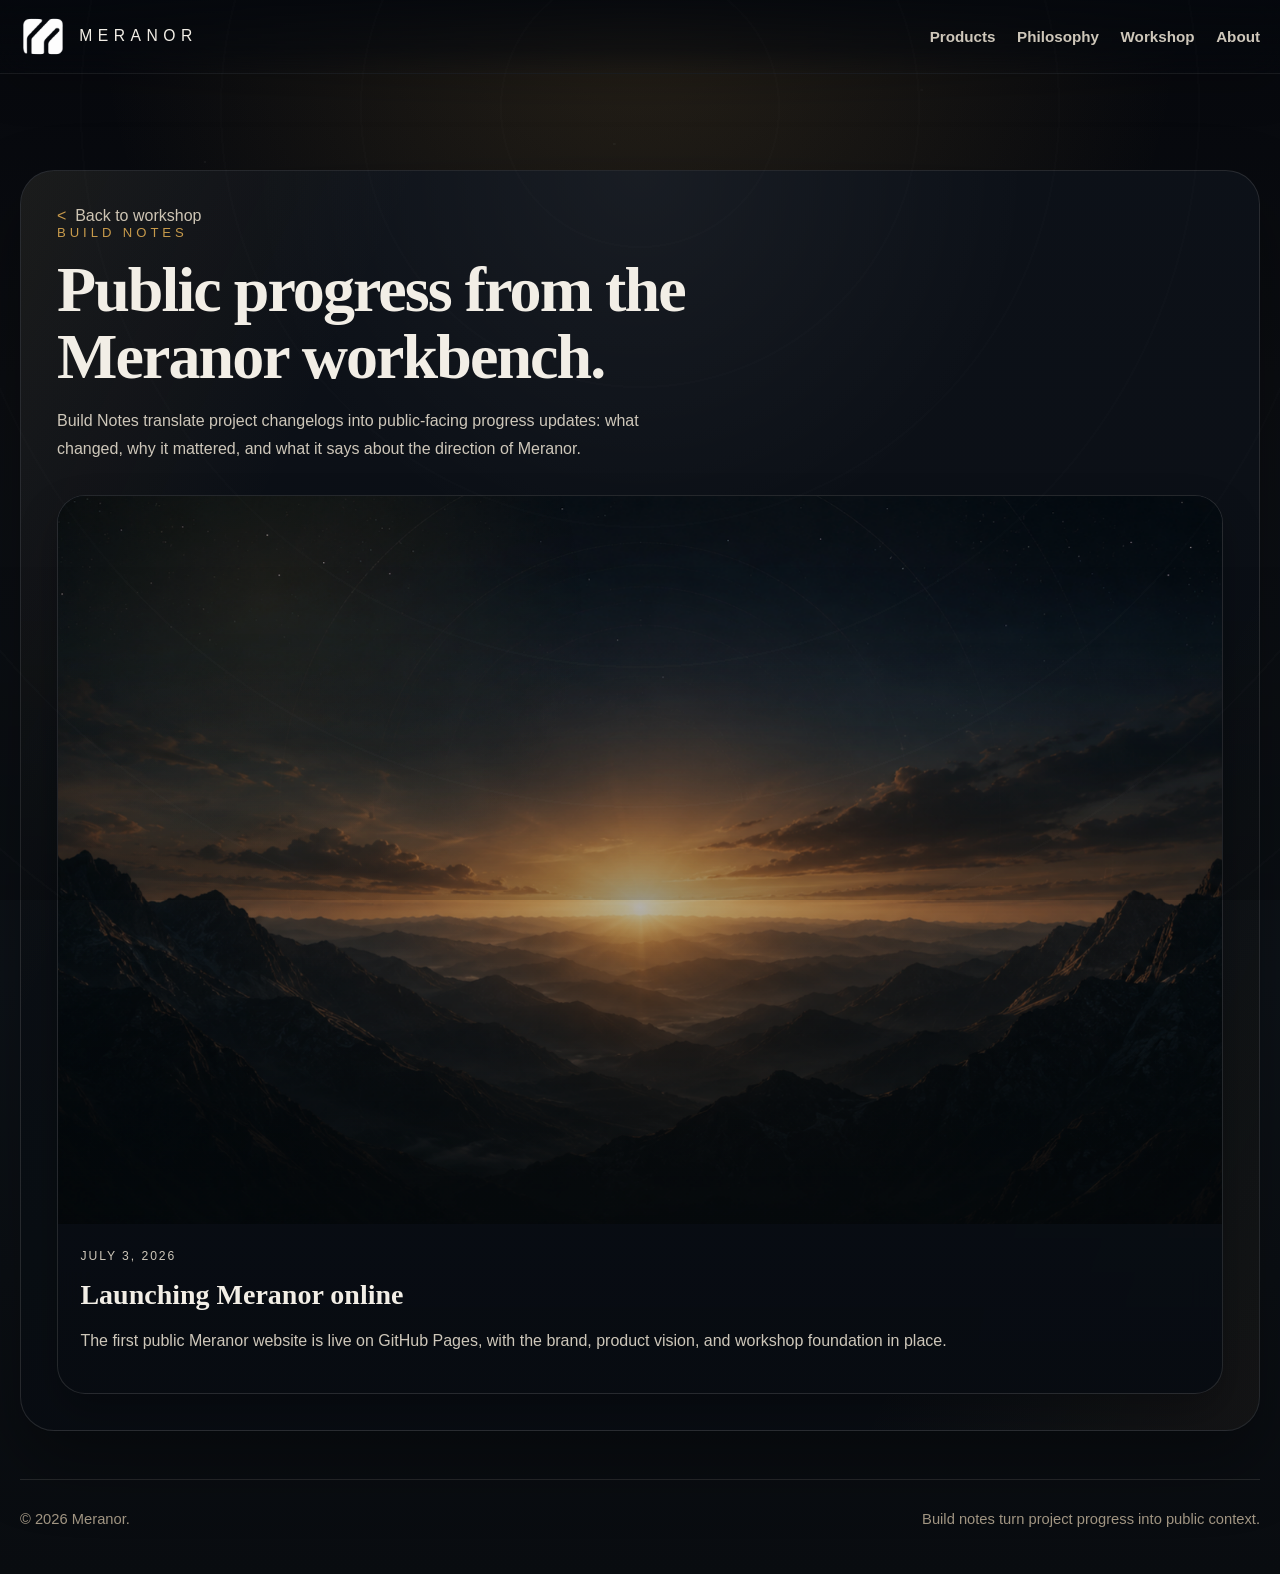
<file: workshop/build-notes/index.html>
<!doctype html>
<html lang="en">
  <head>
    <meta charset="utf-8" />
    <meta
      name="viewport"
      content="width=device-width, initial-scale=1, viewport-fit=cover"
    />
    <meta
      name="description"
      content="Public build notes from Meranor as the company develops its website, products, and software ecosystem."
    />
    <meta name="color-scheme" content="dark" />
    <title>Meranor Build Notes | Public Progress</title>
    <link rel="stylesheet" href="../../styles.css" />
  </head>
  <body data-page="workshop">
    <a class="skip-link" href="#main-content">Skip to content</a>

    <div class="page-shell">
      <header class="site-header">
        <div class="site-header__inner">
          <a class="brand" href="../../index.html" aria-label="Meranor home">
            <img
              class="brand__mark"
              src="../../assets/brand/makers-mark-vector.png"
              alt=""
              width="160"
              height="160"
            />
            <span class="brand__wordmark">Meranor</span>
          </a>

          <button
            class="site-header__toggle"
            type="button"
            aria-expanded="false"
            aria-controls="site-nav"
          >
            Menu
          </button>

          <nav class="site-nav" id="site-nav" aria-label="Primary navigation">
            <a href="../../index.html#products">Products</a>
            <a href="../../index.html#philosophy">Philosophy</a>
            <a href="../index.html">Workshop</a>
            <a href="../../index.html#about">About</a>
          </nav>
        </div>
      </header>

      <main id="main-content" class="workshop-index">
        <div class="section-frame">
          <div class="panel workshop-index__panel">
            <a class="back-link" href="../index.html">Back to workshop</a>
            <div class="section-heading workshop-index__intro">
              <p class="kicker">Build Notes</p>
              <h1>Public progress from the Meranor workbench.</h1>
              <p class="lede">
                Build Notes translate project changelogs into public-facing
                progress updates: what changed, why it mattered, and what it
                says about the direction of Meranor.
              </p>
            </div>

            <div class="workshop-index__grid">
              <article class="workshop-card">
                <a class="workshop-card__link" href="launching-meranor-online.html">
                  <div class="workshop-card__thumb"><img src="../../assets/hero/meranor-hero-sunset-mountains.png" alt="Meranor launch note with warm mountain horizon imagery" loading="lazy" /></div>
                  <div class="workshop-card__body">
                    <p class="workshop-card__meta">July 3, 2026</p>
                    <h2>Launching Meranor online</h2>
                    <p>
                      The first public Meranor website is live on GitHub Pages,
                      with the brand, product vision, and workshop foundation in place.
                    </p>
                  </div>
                </a>
              </article>
            </div>
          </div>
        </div>
      </main>

      <footer class="site-footer">
        <div class="section-frame">
          <div class="site-footer__bottom">
            <p>&copy; <span data-current-year>2026</span> Meranor.</p>
            <p>Build notes turn project progress into public context.</p>
          </div>
        </div>
      </footer>
    </div>

    <script src="../../app.js" defer></script>
  </body>
</html>
</file>
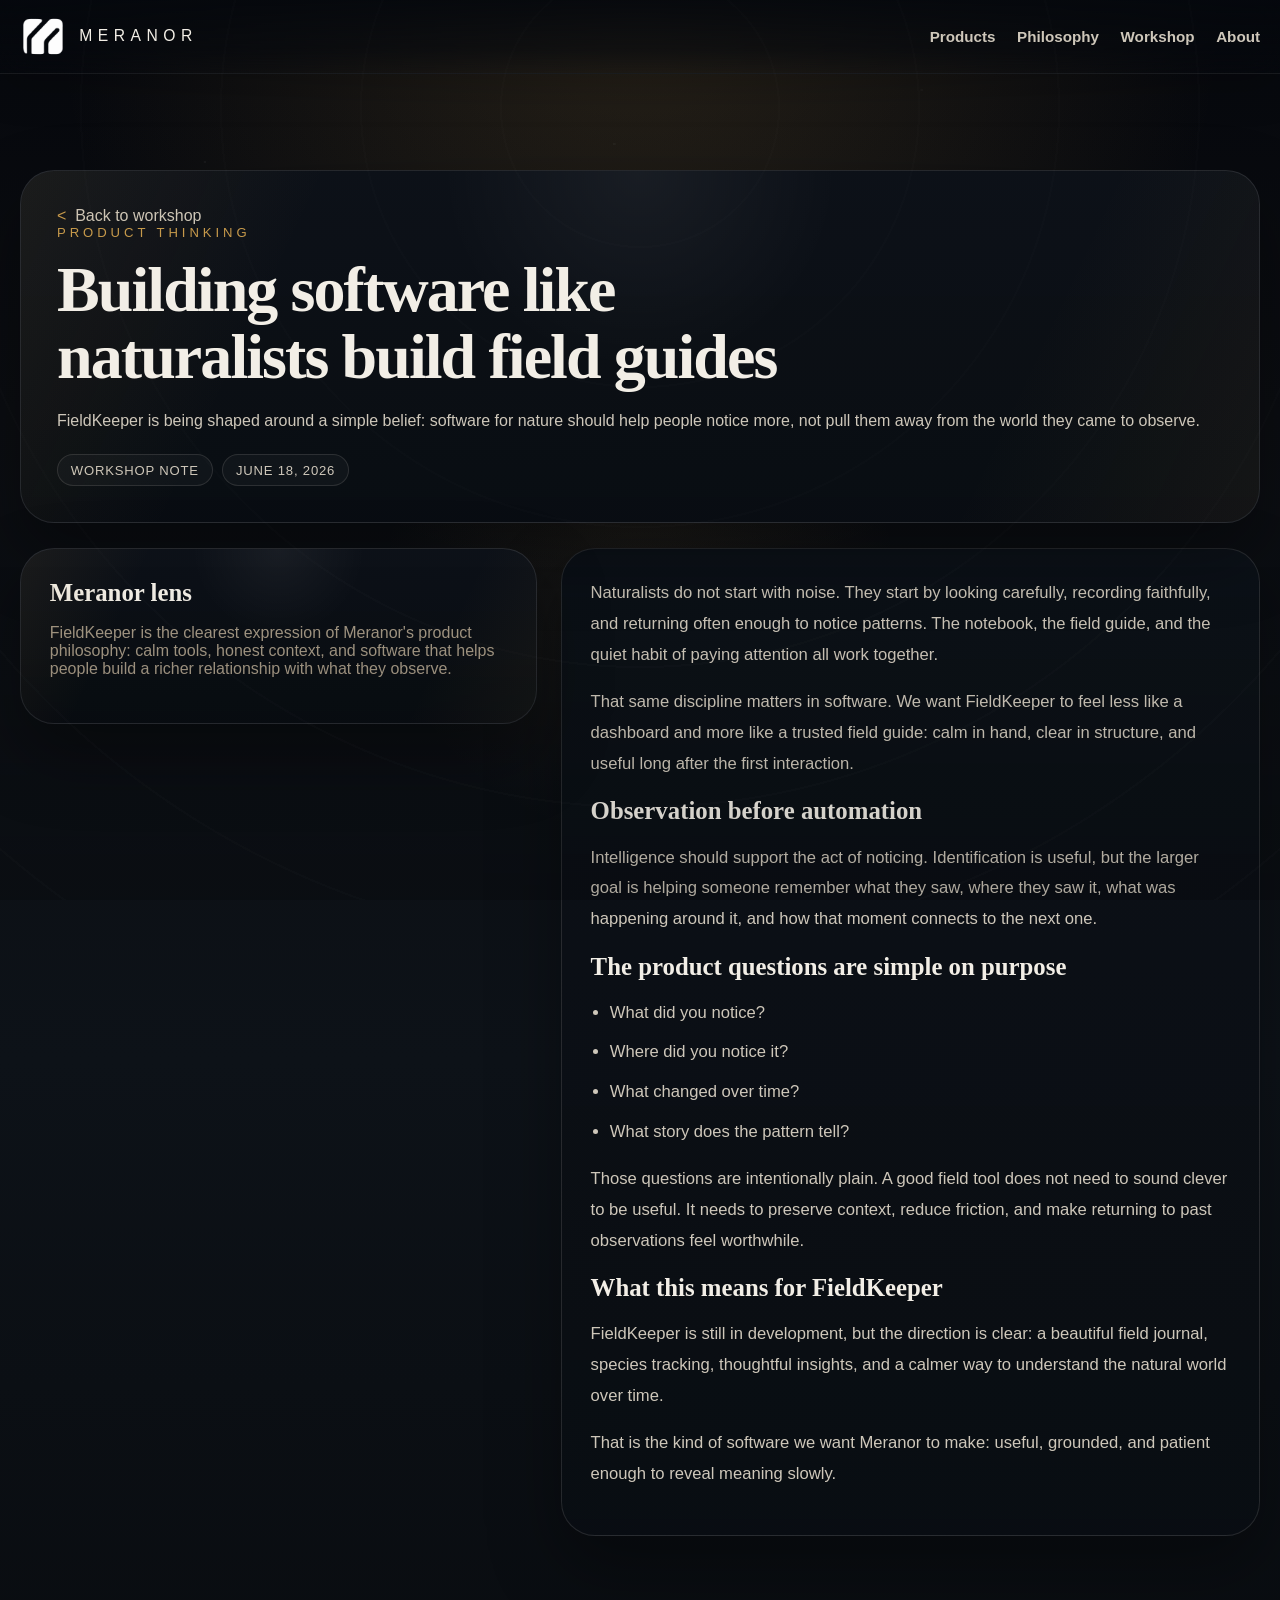
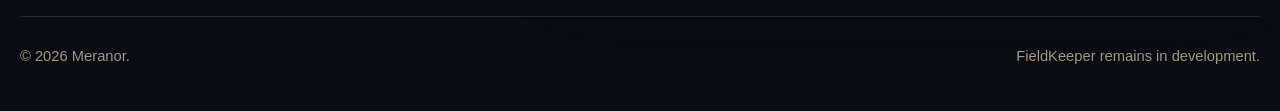
<file: workshop/building-software-like-naturalists-build-field-guides.html>
<!doctype html>
<html lang="en">
  <head>
    <meta charset="utf-8" />
    <meta
      name="viewport"
      content="width=device-width, initial-scale=1, viewport-fit=cover"
    />
    <meta
      name="description"
      content="A Meranor workshop note about observation-first product design and FieldKeeper's calm field-journal direction."
    />
    <meta name="color-scheme" content="dark" />
    <title>Building software like naturalists build field guides | Meranor</title>
    <link rel="stylesheet" href="../styles.css" />
  </head>
  <body data-page="article">
    <a class="skip-link" href="#main-content">Skip to content</a>

    <div class="page-shell">
      <header class="site-header">
        <div class="site-header__inner">
          <a class="brand" href="../index.html" aria-label="Meranor home">
            <img
              class="brand__mark"
              src="../assets/brand/makers-mark-vector.png"
              alt=""
              width="160"
              height="160"
            />
            <span class="brand__wordmark">Meranor</span>
          </a>

          <button
            class="site-header__toggle"
            type="button"
            aria-expanded="false"
            aria-controls="site-nav"
          >
            Menu
          </button>

          <nav class="site-nav" id="site-nav" aria-label="Primary navigation">
            <a href="../index.html#products">Products</a>
            <a href="../index.html#philosophy">Philosophy</a>
            <a href="index.html">Workshop</a>
            <a href="../index.html#about">About</a>
          </nav>
        </div>
      </header>

      <main id="main-content">
        <section class="article-hero">
          <div class="section-frame">
            <div class="panel article-hero__panel">
              <a class="back-link" href="index.html">Back to workshop</a>
              <div class="section-heading">
                <p class="kicker">Product Thinking</p>
                <h1>Building software like naturalists build field guides</h1>
                <p class="lede">
                  FieldKeeper is being shaped around a simple belief: software
                  for nature should help people notice more, not pull them away
                  from the world they came to observe.
                </p>
              </div>
              <div class="article-meta">
                <span class="pill">Workshop note</span>
                <span class="pill">June 18, 2026</span>
              </div>
            </div>

            <div class="article-layout">
              <aside class="panel article-sidecard">
                <h2>Meranor lens</h2>
                <p class="article-note">
                  FieldKeeper is the clearest expression of Meranor's product
                  philosophy: calm tools, honest context, and software that helps
                  people build a richer relationship with what they observe.
                </p>
              </aside>

              <article class="article-body">
                <p>
                  Naturalists do not start with noise. They start by looking
                  carefully, recording faithfully, and returning often enough to
                  notice patterns. The notebook, the field guide, and the quiet
                  habit of paying attention all work together.
                </p>

                <p>
                  That same discipline matters in software. We want FieldKeeper
                  to feel less like a dashboard and more like a trusted field
                  guide: calm in hand, clear in structure, and useful long after
                  the first interaction.
                </p>

                <h2>Observation before automation</h2>
                <p>
                  Intelligence should support the act of noticing. Identification
                  is useful, but the larger goal is helping someone remember what
                  they saw, where they saw it, what was happening around it, and
                  how that moment connects to the next one.
                </p>

                <h2>The product questions are simple on purpose</h2>
                <ul>
                  <li>What did you notice?</li>
                  <li>Where did you notice it?</li>
                  <li>What changed over time?</li>
                  <li>What story does the pattern tell?</li>
                </ul>

                <p>
                  Those questions are intentionally plain. A good field tool does
                  not need to sound clever to be useful. It needs to preserve
                  context, reduce friction, and make returning to past observations
                  feel worthwhile.
                </p>

                <h2>What this means for FieldKeeper</h2>
                <p>
                  FieldKeeper is still in development, but the direction is clear:
                  a beautiful field journal, species tracking, thoughtful insights,
                  and a calmer way to understand the natural world over time.
                </p>

                <p>
                  That is the kind of software we want Meranor to make: useful,
                  grounded, and patient enough to reveal meaning slowly.
                </p>
              </article>
            </div>
          </div>
        </section>
      </main>

      <footer class="site-footer">
        <div class="section-frame">
          <div class="site-footer__bottom">
            <p>&copy; <span data-current-year>2026</span> Meranor.</p>
            <p>FieldKeeper remains in development.</p>
          </div>
        </div>
      </footer>
    </div>

    <script src="../app.js" defer></script>
  </body>
</html>
</file>
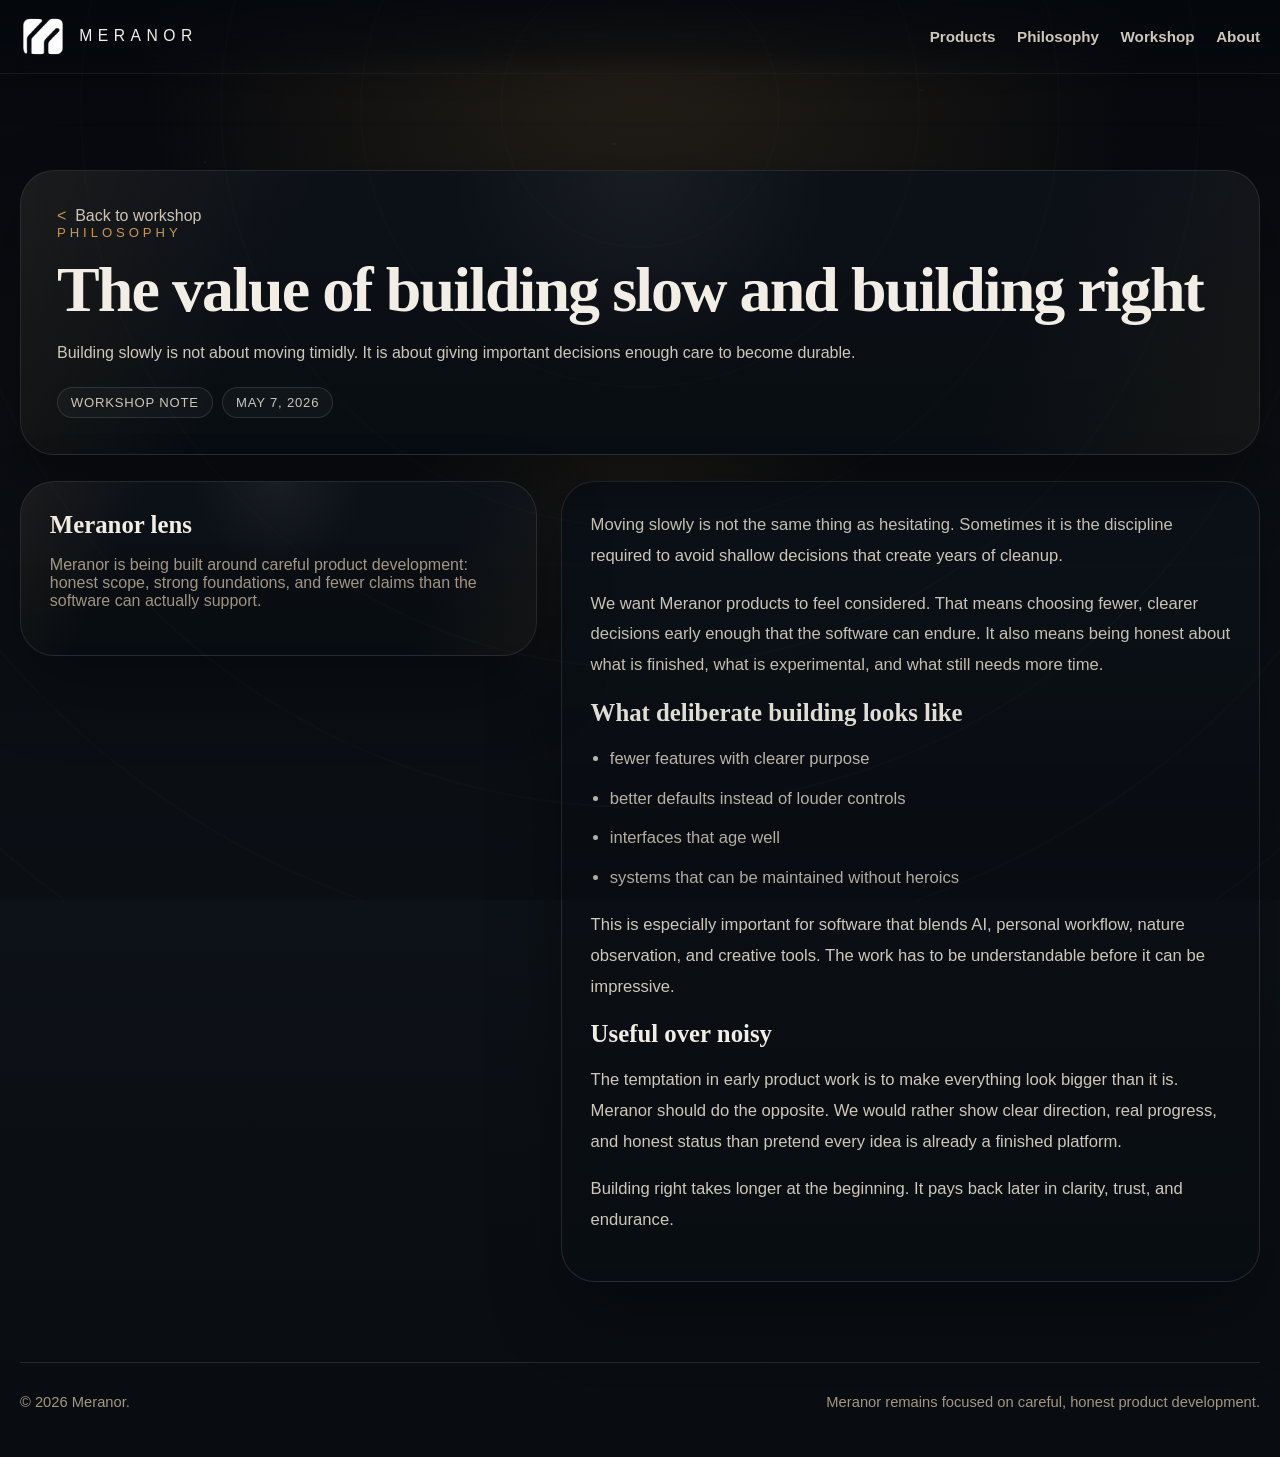
<file: workshop/the-value-of-building-slow-and-building-right.html>
<!doctype html>
<html lang="en">
  <head>
    <meta charset="utf-8" />
    <meta
      name="viewport"
      content="width=device-width, initial-scale=1, viewport-fit=cover"
    />
    <meta
      name="description"
      content="A Meranor workshop note about deliberate product craft, honest scope, durable decisions, and building right."
    />
    <meta name="color-scheme" content="dark" />
    <title>The value of building slow and building right | Meranor</title>
    <link rel="stylesheet" href="../styles.css" />
  </head>
  <body data-page="article">
    <a class="skip-link" href="#main-content">Skip to content</a>

    <div class="page-shell">
      <header class="site-header">
        <div class="site-header__inner">
          <a class="brand" href="../index.html" aria-label="Meranor home">
            <img
              class="brand__mark"
              src="../assets/brand/makers-mark-vector.png"
              alt=""
              width="160"
              height="160"
            />
            <span class="brand__wordmark">Meranor</span>
          </a>

          <button
            class="site-header__toggle"
            type="button"
            aria-expanded="false"
            aria-controls="site-nav"
          >
            Menu
          </button>

          <nav class="site-nav" id="site-nav" aria-label="Primary navigation">
            <a href="../index.html#products">Products</a>
            <a href="../index.html#philosophy">Philosophy</a>
            <a href="index.html">Workshop</a>
            <a href="../index.html#about">About</a>
          </nav>
        </div>
      </header>

      <main id="main-content">
        <section class="article-hero">
          <div class="section-frame">
            <div class="panel article-hero__panel">
              <a class="back-link" href="index.html">Back to workshop</a>
              <div class="section-heading">
                <p class="kicker">Philosophy</p>
                <h1>The value of building slow and building right</h1>
                <p class="lede">
                  Building slowly is not about moving timidly. It is about giving
                  important decisions enough care to become durable.
                </p>
              </div>
              <div class="article-meta">
                <span class="pill">Workshop note</span>
                <span class="pill">May 7, 2026</span>
              </div>
            </div>

            <div class="article-layout">
              <aside class="panel article-sidecard">
                <h2>Meranor lens</h2>
                <p class="article-note">
                  Meranor is being built around careful product development:
                  honest scope, strong foundations, and fewer claims than the
                  software can actually support.
                </p>
              </aside>

              <article class="article-body">
                <p>
                  Moving slowly is not the same thing as hesitating. Sometimes it
                  is the discipline required to avoid shallow decisions that
                  create years of cleanup.
                </p>

                <p>
                  We want Meranor products to feel considered. That means choosing
                  fewer, clearer decisions early enough that the software can
                  endure. It also means being honest about what is finished, what
                  is experimental, and what still needs more time.
                </p>

                <h2>What deliberate building looks like</h2>
                <ul>
                  <li>fewer features with clearer purpose</li>
                  <li>better defaults instead of louder controls</li>
                  <li>interfaces that age well</li>
                  <li>systems that can be maintained without heroics</li>
                </ul>

                <p>
                  This is especially important for software that blends AI,
                  personal workflow, nature observation, and creative tools. The
                  work has to be understandable before it can be impressive.
                </p>

                <h2>Useful over noisy</h2>
                <p>
                  The temptation in early product work is to make everything look
                  bigger than it is. Meranor should do the opposite. We would
                  rather show clear direction, real progress, and honest status
                  than pretend every idea is already a finished platform.
                </p>

                <p>
                  Building right takes longer at the beginning. It pays back later
                  in clarity, trust, and endurance.
                </p>
              </article>
            </div>
          </div>
        </section>
      </main>

      <footer class="site-footer">
        <div class="section-frame">
          <div class="site-footer__bottom">
            <p>&copy; <span data-current-year>2026</span> Meranor.</p>
            <p>Meranor remains focused on careful, honest product development.</p>
          </div>
        </div>
      </footer>
    </div>

    <script src="../app.js" defer></script>
  </body>
</html>
</file>
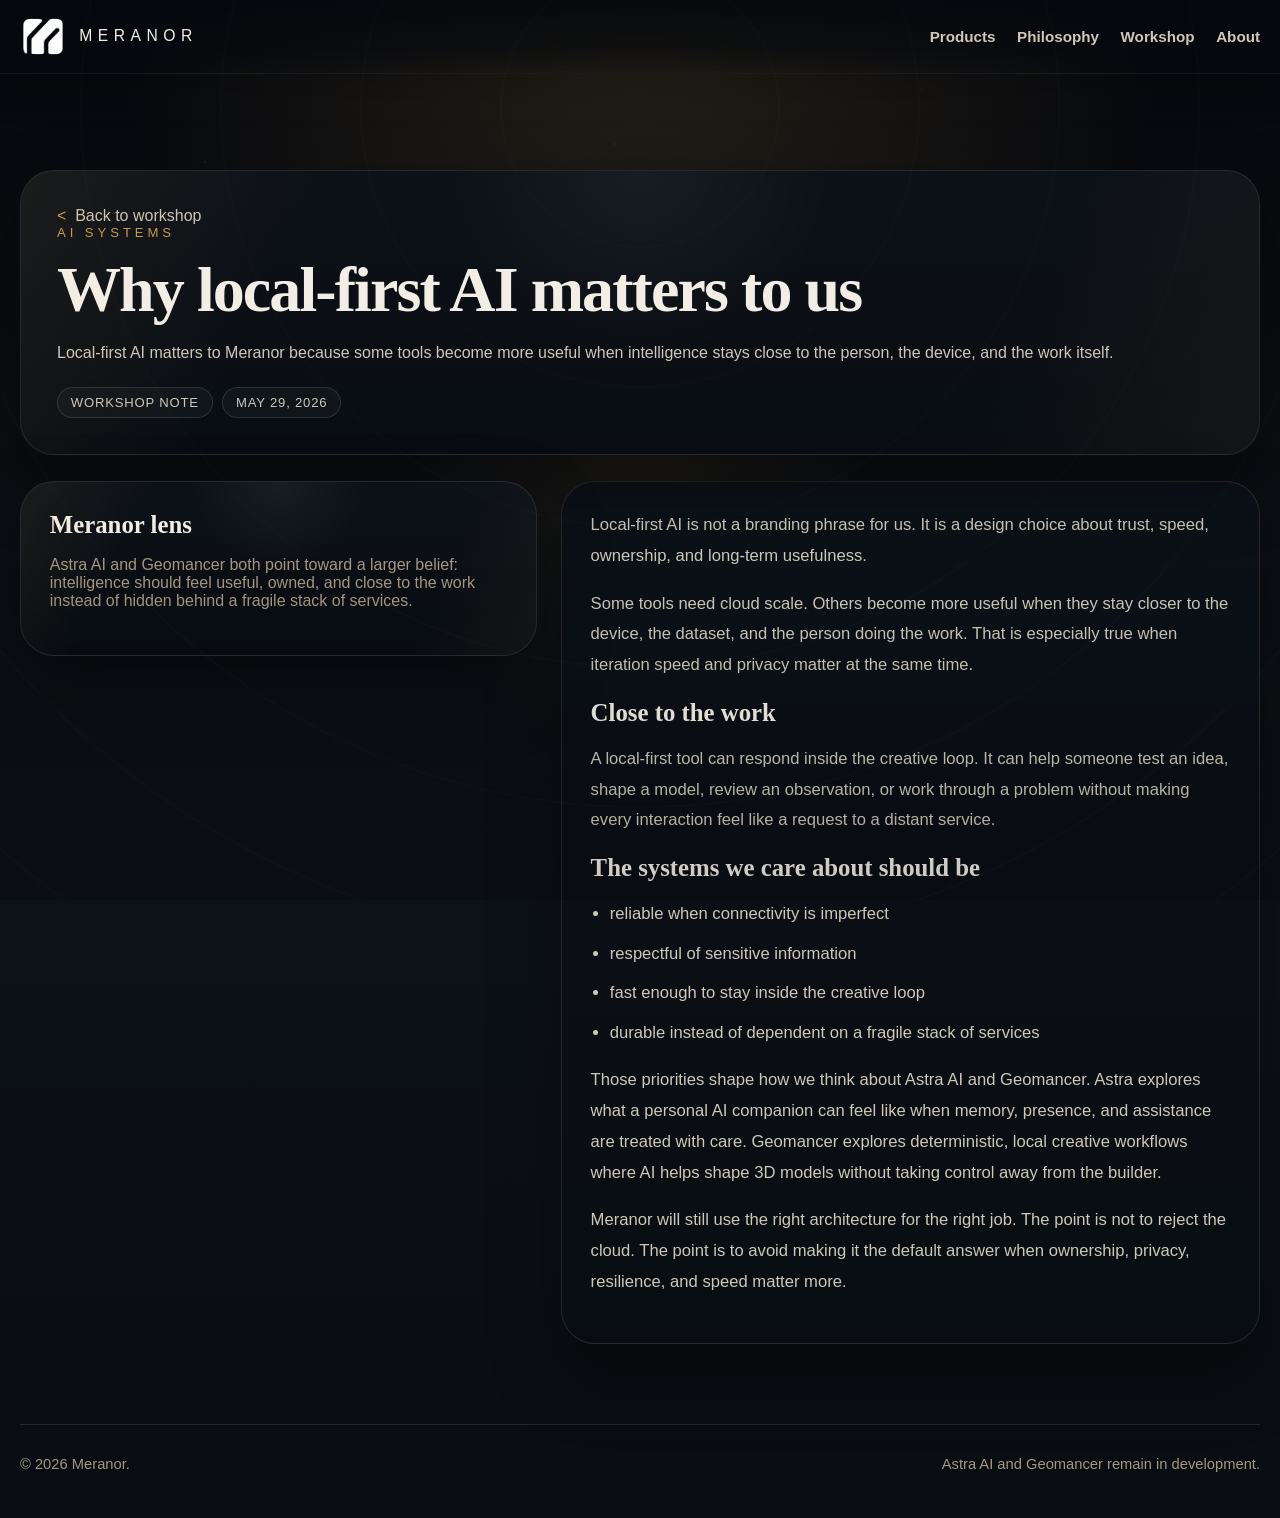
<file: workshop/why-local-first-ai-matters-to-us.html>
<!doctype html>
<html lang="en">
  <head>
    <meta charset="utf-8" />
    <meta
      name="viewport"
      content="width=device-width, initial-scale=1, viewport-fit=cover"
    />
    <meta
      name="description"
      content="A Meranor workshop note about local-first AI, privacy, resilience, ownership, and product systems."
    />
    <meta name="color-scheme" content="dark" />
    <title>Why local-first AI matters to us | Meranor</title>
    <link rel="stylesheet" href="../styles.css" />
  </head>
  <body data-page="article">
    <a class="skip-link" href="#main-content">Skip to content</a>

    <div class="page-shell">
      <header class="site-header">
        <div class="site-header__inner">
          <a class="brand" href="../index.html" aria-label="Meranor home">
            <img
              class="brand__mark"
              src="../assets/brand/makers-mark-vector.png"
              alt=""
              width="160"
              height="160"
            />
            <span class="brand__wordmark">Meranor</span>
          </a>

          <button
            class="site-header__toggle"
            type="button"
            aria-expanded="false"
            aria-controls="site-nav"
          >
            Menu
          </button>

          <nav class="site-nav" id="site-nav" aria-label="Primary navigation">
            <a href="../index.html#products">Products</a>
            <a href="../index.html#philosophy">Philosophy</a>
            <a href="index.html">Workshop</a>
            <a href="../index.html#about">About</a>
          </nav>
        </div>
      </header>

      <main id="main-content">
        <section class="article-hero">
          <div class="section-frame">
            <div class="panel article-hero__panel">
              <a class="back-link" href="index.html">Back to workshop</a>
              <div class="section-heading">
                <p class="kicker">AI Systems</p>
                <h1>Why local-first AI matters to us</h1>
                <p class="lede">
                  Local-first AI matters to Meranor because some tools become
                  more useful when intelligence stays close to the person, the
                  device, and the work itself.
                </p>
              </div>
              <div class="article-meta">
                <span class="pill">Workshop note</span>
                <span class="pill">May 29, 2026</span>
              </div>
            </div>

            <div class="article-layout">
              <aside class="panel article-sidecard">
                <h2>Meranor lens</h2>
                <p class="article-note">
                  Astra AI and Geomancer both point toward a larger belief:
                  intelligence should feel useful, owned, and close to the work
                  instead of hidden behind a fragile stack of services.
                </p>
              </aside>

              <article class="article-body">
                <p>
                  Local-first AI is not a branding phrase for us. It is a design
                  choice about trust, speed, ownership, and long-term usefulness.
                </p>

                <p>
                  Some tools need cloud scale. Others become more useful when
                  they stay closer to the device, the dataset, and the person
                  doing the work. That is especially true when iteration speed
                  and privacy matter at the same time.
                </p>

                <h2>Close to the work</h2>
                <p>
                  A local-first tool can respond inside the creative loop. It can
                  help someone test an idea, shape a model, review an observation,
                  or work through a problem without making every interaction feel
                  like a request to a distant service.
                </p>

                <h2>The systems we care about should be</h2>
                <ul>
                  <li>reliable when connectivity is imperfect</li>
                  <li>respectful of sensitive information</li>
                  <li>fast enough to stay inside the creative loop</li>
                  <li>durable instead of dependent on a fragile stack of services</li>
                </ul>

                <p>
                  Those priorities shape how we think about Astra AI and
                  Geomancer. Astra explores what a personal AI companion can feel
                  like when memory, presence, and assistance are treated with care.
                  Geomancer explores deterministic, local creative workflows where
                  AI helps shape 3D models without taking control away from the
                  builder.
                </p>

                <p>
                  Meranor will still use the right architecture for the right job.
                  The point is not to reject the cloud. The point is to avoid
                  making it the default answer when ownership, privacy, resilience,
                  and speed matter more.
                </p>
              </article>
            </div>
          </div>
        </section>
      </main>

      <footer class="site-footer">
        <div class="section-frame">
          <div class="site-footer__bottom">
            <p>&copy; <span data-current-year>2026</span> Meranor.</p>
            <p>Astra AI and Geomancer remain in development.</p>
          </div>
        </div>
      </footer>
    </div>

    <script src="../app.js" defer></script>
  </body>
</html>
</file>
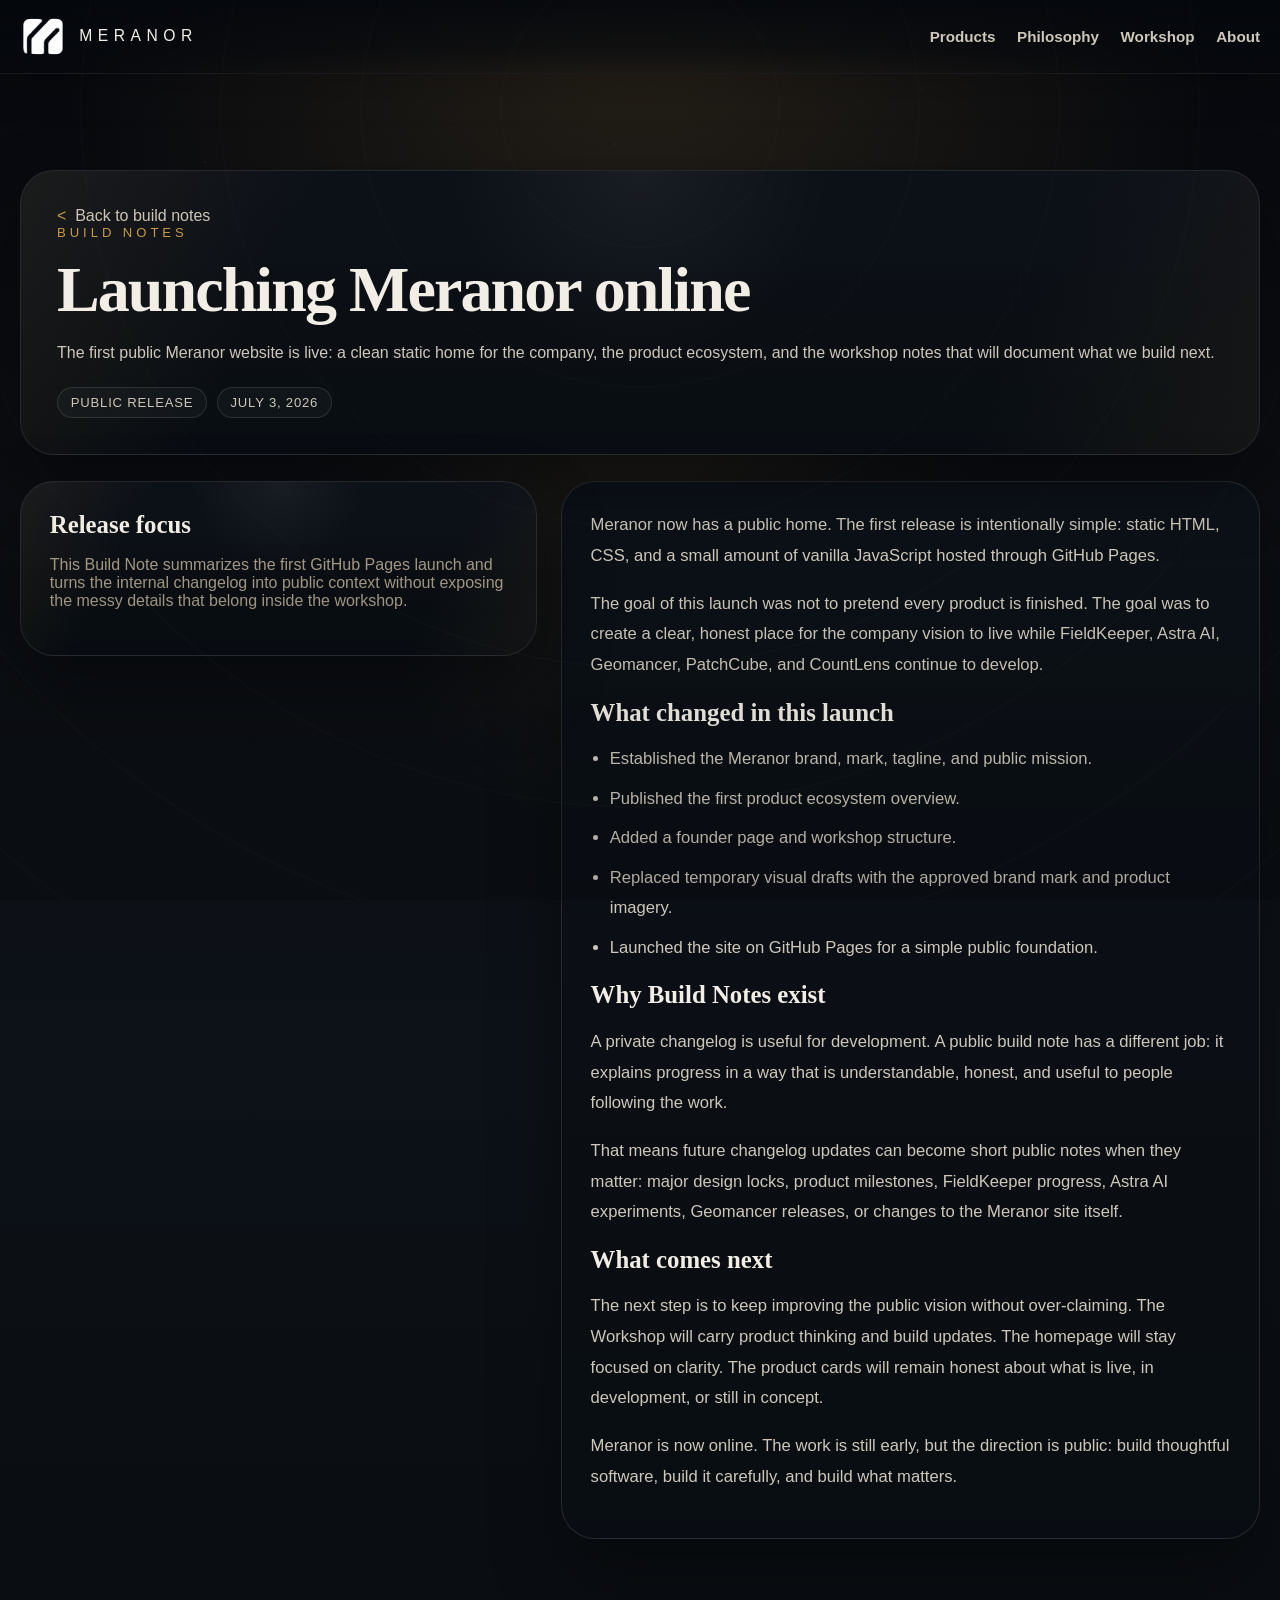
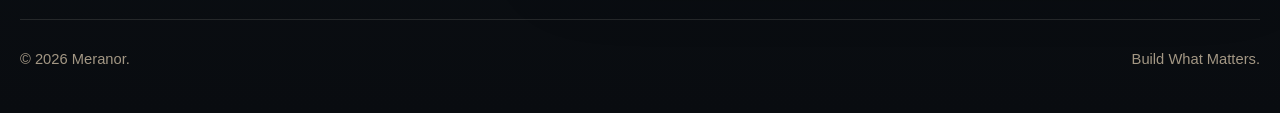
<file: workshop/build-notes/launching-meranor-online.html>
<!doctype html>
<html lang="en">
  <head>
    <meta charset="utf-8" />
    <meta
      name="viewport"
      content="width=device-width, initial-scale=1, viewport-fit=cover"
    />
    <meta
      name="description"
      content="A public build note for the first Meranor website launch on GitHub Pages."
    />
    <meta name="color-scheme" content="dark" />
    <title>Launching Meranor Online | Meranor Build Notes</title>
    <link rel="stylesheet" href="../../styles.css" />
  </head>
  <body data-page="article">
    <a class="skip-link" href="#main-content">Skip to content</a>

    <div class="page-shell">
      <header class="site-header">
        <div class="site-header__inner">
          <a class="brand" href="../../index.html" aria-label="Meranor home">
            <img
              class="brand__mark"
              src="../../assets/brand/makers-mark-vector.png"
              alt=""
              width="160"
              height="160"
            />
            <span class="brand__wordmark">Meranor</span>
          </a>

          <button
            class="site-header__toggle"
            type="button"
            aria-expanded="false"
            aria-controls="site-nav"
          >
            Menu
          </button>

          <nav class="site-nav" id="site-nav" aria-label="Primary navigation">
            <a href="../../index.html#products">Products</a>
            <a href="../../index.html#philosophy">Philosophy</a>
            <a href="../index.html">Workshop</a>
            <a href="../../index.html#about">About</a>
          </nav>
        </div>
      </header>

      <main id="main-content">
        <section class="article-hero">
          <div class="section-frame">
            <div class="panel article-hero__panel">
              <a class="back-link" href="index.html">Back to build notes</a>
              <div class="section-heading">
                <p class="kicker">Build Notes</p>
                <h1>Launching Meranor online</h1>
                <p class="lede">
                  The first public Meranor website is live: a clean static home
                  for the company, the product ecosystem, and the workshop notes
                  that will document what we build next.
                </p>
              </div>
              <div class="article-meta">
                <span class="pill">Public release</span>
                <span class="pill">July 3, 2026</span>
              </div>
            </div>

            <div class="article-layout">
              <aside class="panel article-sidecard">
                <h2>Release focus</h2>
                <p class="article-note">
                  This Build Note summarizes the first GitHub Pages launch and
                  turns the internal changelog into public context without
                  exposing the messy details that belong inside the workshop.
                </p>
              </aside>

              <article class="article-body">
                <p>
                  Meranor now has a public home. The first release is intentionally
                  simple: static HTML, CSS, and a small amount of vanilla JavaScript
                  hosted through GitHub Pages.
                </p>

                <p>
                  The goal of this launch was not to pretend every product is
                  finished. The goal was to create a clear, honest place for the
                  company vision to live while FieldKeeper, Astra AI, Geomancer,
                  PatchCube, and CountLens continue to develop.
                </p>

                <h2>What changed in this launch</h2>
                <ul>
                  <li>Established the Meranor brand, mark, tagline, and public mission.</li>
                  <li>Published the first product ecosystem overview.</li>
                  <li>Added a founder page and workshop structure.</li>
                  <li>Replaced temporary visual drafts with the approved brand mark and product imagery.</li>
                  <li>Launched the site on GitHub Pages for a simple public foundation.</li>
                </ul>

                <h2>Why Build Notes exist</h2>
                <p>
                  A private changelog is useful for development. A public build
                  note has a different job: it explains progress in a way that is
                  understandable, honest, and useful to people following the work.
                </p>

                <p>
                  That means future changelog updates can become short public
                  notes when they matter: major design locks, product milestones,
                  FieldKeeper progress, Astra AI experiments, Geomancer releases,
                  or changes to the Meranor site itself.
                </p>

                <h2>What comes next</h2>
                <p>
                  The next step is to keep improving the public vision without
                  over-claiming. The Workshop will carry product thinking and build
                  updates. The homepage will stay focused on clarity. The product
                  cards will remain honest about what is live, in development, or
                  still in concept.
                </p>

                <p>
                  Meranor is now online. The work is still early, but the direction
                  is public: build thoughtful software, build it carefully, and
                  build what matters.
                </p>
              </article>
            </div>
          </div>
        </section>
      </main>

      <footer class="site-footer">
        <div class="section-frame">
          <div class="site-footer__bottom">
            <p>&copy; <span data-current-year>2026</span> Meranor.</p>
            <p>Build What Matters.</p>
          </div>
        </div>
      </footer>
    </div>

    <script src="../../app.js" defer></script>
  </body>
</html>
</file>
<file: meranor-systems.css>
:root {
  --bg: #07090d;
  --bg-soft: #0b0e14;
  --surface: rgba(15, 19, 27, 0.88);
  --text: #f3f4f6;
  --muted: #a9b0bc;
  --muted-strong: #7f8897;
  --line: rgba(255, 255, 255, 0.11);
  --line-strong: rgba(255, 255, 255, 0.2);
  --metal: #c7c9cc;
  --amber: #ff9a00;
  --cyan: #38d8ff;
  --green: #55df9a;
  --shadow: 0 32px 80px rgba(0, 0, 0, 0.38);
  --radius-md: 22px;
  --radius-lg: 32px;
  --radius-pill: 999px;
  --max-width: 1240px;
  --font-sans: "Inter", "Aptos", "Segoe UI Variable", "Segoe UI", sans-serif;
  --font-display: "Space Grotesk", "Aptos Display", "Bahnschrift", "Segoe UI", sans-serif;
}

*, *::before, *::after { box-sizing: border-box; }
html { color-scheme: dark; scroll-behavior: smooth; }
body {
  margin: 0;
  min-height: 100vh;
  color: var(--text);
  background: radial-gradient(circle at 50% -10%, rgba(255,154,0,.09), transparent 28rem), linear-gradient(180deg,#06080b,#090c12 48%,#07090d);
  font-family: var(--font-sans);
  overflow-x: clip;
}
body[data-page="unosolu"] { background: radial-gradient(circle at 70% -8%,rgba(56,216,255,.11),transparent 32rem),linear-gradient(180deg,#06080c,#080d16 48%,#07090d); }
a { color: inherit; text-decoration: none; }
button { font: inherit; }
p { text-wrap: pretty; }
h1,h2,h3 { text-wrap: balance; }
.page-shell { position: relative; isolation: isolate; }
.page-shell::before {
  content: "";
  position: fixed;
  inset: 0;
  z-index: -2;
  pointer-events: none;
  background-image: linear-gradient(rgba(255,255,255,.018) 1px,transparent 1px),linear-gradient(90deg,rgba(255,255,255,.018) 1px,transparent 1px);
  background-size: 52px 52px;
  mask-image: linear-gradient(180deg,black,transparent 76%);
}
.section-frame { width: min(var(--max-width),calc(100vw - 2rem)); margin-inline: auto; }
.skip-link { position: fixed; z-index: 100; top: 1rem; left: 1rem; padding: .75rem 1rem; border-radius: var(--radius-pill); background: #fff; color: #05070a; transform: translateY(-180%); transition: transform 160ms ease; }
.skip-link:focus { transform: translateY(0); }
.site-header { position: sticky; top: 0; z-index: 30; background: linear-gradient(180deg,rgba(6,8,12,.94),rgba(6,8,12,.72)); backdrop-filter: blur(18px); }
.site-header__inner { width: min(var(--max-width),calc(100vw - 2rem)); min-height: 78px; margin-inline: auto; display: flex; align-items: center; justify-content: space-between; gap: 1rem; }
.brand { display: inline-flex; align-items: center; gap: .85rem; }
.brand__mark { position: relative; width: 2.5rem; aspect-ratio: 1; border: 1px solid rgba(199,201,204,.54); background: linear-gradient(135deg,transparent 0 42%,rgba(199,201,204,.8) 43% 48%,transparent 49%),linear-gradient(45deg,transparent 0 43%,rgba(199,201,204,.38) 44% 49%,transparent 50%); transform: rotate(45deg); }
.brand__mark::before { content: ""; position: absolute; inset: 8px; border: 1px solid rgba(199,201,204,.42); }
.brand__mark::after { content: ""; position: absolute; width: 6px; height: 6px; right: 3px; bottom: 3px; background: var(--amber); box-shadow: 0 0 16px rgba(255,154,0,.7); }
.brand__lockup { display: grid; line-height: 1; }
.brand__lockup strong { font-family: var(--font-display); font-size: 1rem; letter-spacing: .22em; text-transform: uppercase; }
.brand__lockup small { margin-top: .38rem; color: var(--muted); font-size: .62rem; letter-spacing: .52em; text-transform: uppercase; }
.site-nav { display: flex; align-items: center; gap: 1.45rem; }
.site-nav a { color: var(--muted); font-size: .92rem; transition: color 160ms ease,border-color 160ms ease,background 160ms ease; }
.site-nav a:hover,.site-nav a:focus-visible,.site-nav a[aria-current="page"] { color: var(--text); }
.site-nav .nav-cta { padding: .68rem 1rem; border: 1px solid var(--line-strong); border-radius: var(--radius-pill); background: rgba(255,255,255,.035); }
.site-nav .nav-cta:hover,.site-nav .nav-cta:focus-visible { border-color: rgba(255,154,0,.62); background: rgba(255,154,0,.07); }
.site-header__toggle { display: none; min-height: 44px; padding: .65rem .95rem; border: 1px solid var(--line-strong); border-radius: var(--radius-pill); color: var(--text); background: rgba(255,255,255,.04); }

.hero,.product-hero,.simple-hero { position: relative; border-bottom: 1px solid var(--line); }
.hero { min-height: calc(100svh - 78px); display: flex; align-items: center; overflow: clip; }
.hero::before,.product-hero::before { content: ""; position: absolute; width: min(68vw,880px); aspect-ratio: 1; right: -24vw; top: -24%; border: 1px solid rgba(255,154,0,.18); border-radius: 50%; box-shadow: 0 0 0 80px rgba(255,154,0,.025),0 0 0 160px rgba(255,154,0,.018),inset 0 0 120px rgba(255,154,0,.04); }
.product-hero--unosolu::before { border-color: rgba(56,216,255,.18); box-shadow: 0 0 0 80px rgba(56,216,255,.025),0 0 0 160px rgba(56,216,255,.018),inset 0 0 120px rgba(56,216,255,.04); }
.hero__grid { position: absolute; inset: 0; pointer-events: none; background: linear-gradient(90deg,transparent 49.9%,rgba(255,255,255,.055) 50%,transparent 50.1%),linear-gradient(180deg,transparent 49.9%,rgba(255,255,255,.04) 50%,transparent 50.1%); opacity: .42; }
.hero__frame,.product-hero__grid,.simple-hero__grid { position: relative; z-index: 1; display: grid; align-items: center; grid-template-columns: minmax(0,1.05fr) minmax(340px,.95fr); gap: clamp(2rem,6vw,6rem); }
.hero__frame { padding-block: clamp(5rem,10vw,8.5rem); }
.product-hero__grid { padding-block: clamp(5.5rem,10vw,9rem); }
.simple-hero__grid { padding-block: clamp(5rem,9vw,8rem); }
.eyebrow,.product-kicker,.status-label { margin: 0; font-size: .74rem; font-weight: 700; letter-spacing: .22em; text-transform: uppercase; }
.eyebrow,.product-kicker { color: var(--amber); }
.eyebrow--cyan,.product-kicker--cyan { color: var(--cyan); }
.product-kicker { margin-top: 1.5rem; font-size: clamp(1.05rem,2.3vw,1.4rem); }
.product-kicker span,.platform-card__brand span { color: var(--muted); font-weight: 500; }
.status-label { display: inline-flex; align-items: center; gap: .5rem; color: var(--muted); letter-spacing: .14em; }
.status-label::before { content: ""; width: .48rem; aspect-ratio: 1; border-radius: 50%; background: currentColor; box-shadow: 0 0 12px currentColor; }
.status-label--amber { color: var(--amber); }
.status-label--cyan { color: var(--cyan); }
.status-label--green { color: var(--green); }
.hero h1,.product-hero h1,.simple-hero h1 { margin: 1.15rem 0 0; font-family: var(--font-display); font-weight: 560; line-height: .98; letter-spacing: -.055em; }
.hero h1 { max-width: 900px; font-size: clamp(3.1rem,7.8vw,7rem); }
.product-hero h1 { max-width: 780px; font-size: clamp(3rem,7vw,6.3rem); }
.simple-hero h1 { max-width: 840px; font-size: clamp(3rem,6.5vw,5.8rem); }
.hero__lede { margin: 1.6rem 0 0; max-width: 690px; color: var(--muted); font-size: clamp(1.08rem,2vw,1.35rem); line-height: 1.7; }
.button-row { display: flex; flex-wrap: wrap; justify-content: center; gap: .9rem; margin-top: 2rem; }
.button-row--left { justify-content: flex-start; }
.button { min-height: 50px; display: inline-flex; align-items: center; justify-content: center; padding: .9rem 1.25rem; border: 1px solid var(--line-strong); border-radius: var(--radius-pill); color: var(--text); background: rgba(255,255,255,.035); transition: transform 160ms ease,border-color 160ms ease; }
.button:hover,.button:focus-visible { transform: translateY(-2px); border-color: rgba(255,154,0,.62); }
.button--primary { border-color: rgba(255,154,0,.5); background: linear-gradient(135deg,rgba(255,154,0,.24),rgba(255,154,0,.08)); }
.button--cyan,.product-hero--unosolu .button--primary { border-color: rgba(56,216,255,.52); background: linear-gradient(135deg,rgba(56,216,255,.2),rgba(61,107,255,.08)); }

.hero-console,.uno-dashboard { min-width: 0; border: 1px solid var(--line-strong); border-radius: var(--radius-lg); background: linear-gradient(180deg,rgba(255,255,255,.04),transparent 34%),rgba(8,11,16,.88); box-shadow: var(--shadow); overflow: hidden; }
.hero-console__top,.uno-dashboard__top { min-height: 50px; padding: .85rem 1rem; display: flex; justify-content: space-between; gap: 1rem; align-items: center; border-bottom: 1px solid var(--line); color: var(--muted); font-size: .66rem; font-weight: 700; letter-spacing: .16em; }
.status-dot { color: var(--amber); }
.status-dot::before { content: ""; display: inline-block; width: .42rem; aspect-ratio: 1; margin-right: .5rem; border-radius: 50%; background: currentColor; box-shadow: 0 0 12px currentColor; }
.status-dot--cyan { color: var(--cyan); }
.hero-console__signal { height: 124px; display: flex; align-items: end; justify-content: center; gap: clamp(.5rem,2vw,1rem); padding: 1.5rem; border-bottom: 1px solid var(--line); }
.hero-console__signal span { width: clamp(12px,3vw,22px); border-radius: 4px 4px 0 0; background: linear-gradient(180deg,var(--amber),rgba(255,154,0,.12)); }
.hero-console__signal span:nth-child(1){height:28%}.hero-console__signal span:nth-child(2){height:52%}.hero-console__signal span:nth-child(3){height:88%}.hero-console__signal span:nth-child(4){height:68%}.hero-console__signal span:nth-child(5){height:42%}
.hero-console__rows { display: grid; grid-template-columns: 1fr 1fr; }
.hero-console__rows>div { padding: 1.35rem; }
.hero-console__rows>div+div { border-left: 1px solid var(--line); }
.hero-console__rows small,.hero-console__rows span { display: block; color: var(--muted-strong); font-size: .68rem; letter-spacing: .12em; text-transform: uppercase; }
.hero-console__rows strong { display: block; margin: .55rem 0; font-family: var(--font-display); font-size: clamp(1.2rem,3vw,1.7rem); }
.hero-console__footer { display: grid; grid-template-columns: repeat(3,1fr); border-top: 1px solid var(--line); }
.hero-console__footer span { padding: .9rem; color: var(--muted); font-size: .72rem; text-align: center; }
.hero-console__footer span+span { border-left: 1px solid var(--line); }

.section { padding-block: clamp(4.5rem,9vw,7.5rem); }
.section--dark { background: rgba(0,0,0,.2); border-block: 1px solid var(--line); }
.section--principles { background: radial-gradient(circle at 16% 0%,rgba(255,154,0,.08),transparent 28rem),rgba(255,255,255,.016); border-block: 1px solid var(--line); }
body[data-page="unosolu"] .section--principles { background: radial-gradient(circle at 16% 0%,rgba(56,216,255,.08),transparent 28rem),rgba(255,255,255,.016); }
.section-heading { max-width: 830px; }
.section-heading h2,.principle-intro h2,.development-note h2,.cta-panel h2,.split-panel h2,.company-statement h2,.founder-panel h2,.focus-panel h2,.contact-card h2,.contact-note h2 { margin: .9rem 0 0; font-family: var(--font-display); font-size: clamp(2.25rem,5vw,4.2rem); font-weight: 540; line-height: 1.04; letter-spacing: -.045em; }
.section-heading>p:last-child,.development-note>p,.cta-panel>p,.split-panel>div>p,.company-statement>p,.founder-panel p,.focus-panel>p,.contact-card>p,.contact-note>p,.simple-hero__grid>p { color: var(--muted); line-height: 1.75; }
.platform-grid { display: grid; gap: 1.25rem; margin-top: 2.5rem; }
.platform-card { min-height: 500px; display: grid; grid-template-columns: minmax(280px,.82fr) minmax(0,1.18fr); border: 1px solid var(--line); border-radius: var(--radius-lg); background: linear-gradient(120deg,rgba(255,154,0,.05),transparent 42%),var(--surface); overflow: hidden; box-shadow: var(--shadow); }
.platform-card--unosolu { background: linear-gradient(120deg,rgba(56,216,255,.055),transparent 42%),var(--surface); }
.platform-card__visual { position: relative; min-height: 360px; display: grid; place-items: center; border-right: 1px solid var(--line); background: radial-gradient(circle at 50% 42%,rgba(255,154,0,.15),transparent 34%),linear-gradient(180deg,rgba(255,255,255,.035),transparent); overflow: hidden; }
.platform-card__content { align-self: center; padding: clamp(2rem,5vw,4.2rem); }
.platform-card__brand { margin: 1.15rem 0 0; font-family: var(--font-display); font-size: 1rem; font-weight: 700; letter-spacing: .11em; text-transform: uppercase; }
.platform-card__content h3 { margin: 1rem 0 0; font-family: var(--font-display); font-size: clamp(2rem,4.4vw,3.7rem); font-weight: 540; line-height: 1.02; letter-spacing: -.045em; }
.platform-card__content>p:not(.status-label):not(.platform-card__brand) { color: var(--muted); line-height: 1.7; }
.scan-head { position: relative; width: min(78%,310px); height: 92px; border: 1px solid rgba(199,201,204,.52); border-radius: 20px; background: linear-gradient(180deg,#1f252d,#090c10); box-shadow: 0 24px 45px rgba(0,0,0,.42); }
.scan-head::before { content: "AT"; position: absolute; left: 1.2rem; top: 50%; transform: translateY(-50%); color: var(--metal); font-family: var(--font-display); }
.scan-head__lens { position: absolute; left: 48%; top: 50%; width: 28px; aspect-ratio: 1; transform: translateY(-50%); border: 4px solid #111720; border-radius: 50%; background: radial-gradient(circle,#52b9ff 0 12%,#172430 13% 40%,#05070a 42%); }
.scan-head__bar { position: absolute; right: 1.1rem; top: 50%; width: 54px; height: 8px; transform: translateY(-50%); border-radius: var(--radius-pill); background: var(--amber); box-shadow: 0 0 18px rgba(255,154,0,.5); }
.scan-grip { position: absolute; width: 68px; height: 190px; top: calc(50% + 40px); border: 1px solid rgba(199,201,204,.42); border-radius: 14px 14px 28px 28px; background: linear-gradient(90deg,#0c0f14,#20262e 48%,#090b0f); transform: perspective(280px) rotateX(-5deg) skewX(-4deg); }
.platform-card__visual--uno { background: radial-gradient(circle at 50% 50%,rgba(56,216,255,.17),transparent 38%),linear-gradient(180deg,rgba(255,255,255,.035),transparent); }
.uno-core { z-index: 2; width: 96px; aspect-ratio: 1; display: grid; place-items: center; border: 1px solid rgba(56,216,255,.54); border-radius: 26px; color: var(--cyan); background: #0b101a; font-family: var(--font-display); font-size: 3rem; box-shadow: 0 0 50px rgba(56,216,255,.14); }
.uno-orbit { position: absolute; border: 1px solid rgba(56,216,255,.28); border-radius: 50%; }
.uno-orbit--one { width: 220px; aspect-ratio: 1; }
.uno-orbit--two { width: 330px; aspect-ratio: 1; border-style: dashed; opacity: .62; }
.signal-list { margin: 1.4rem 0; padding: 0; list-style: none; }
.signal-list li { position: relative; padding: .62rem 0 .62rem 1.45rem; border-bottom: 1px solid var(--line); color: var(--muted); }
.signal-list li::before { content: ""; position: absolute; left: 0; top: 1.03rem; width: .46rem; aspect-ratio: 1; background: var(--amber); transform: rotate(45deg); }
.platform-card--unosolu .signal-list li::before,.entitlement-panel__core .signal-list li::before { background: var(--cyan); }
.text-link { display: inline-flex; align-items: center; gap: .75rem; margin-top: .75rem; color: var(--amber); font-weight: 700; }
.text-link--cyan { color: var(--cyan); }

.principle-grid,.foundation-grid,.roadmap-grid,.module-grid,.contact-grid { display: grid; gap: 1rem; margin-top: 2.5rem; }
.principle-grid { grid-template-columns: repeat(3,1fr); }
.principle-grid--four,.roadmap-grid,.module-grid { grid-template-columns: repeat(4,1fr); }
.foundation-grid,.contact-grid { grid-template-columns: repeat(3,1fr); }
.principle-grid article,.foundation-grid article,.roadmap-card,.module-grid article,.company-values article,.contact-card { padding: 1.5rem; border: 1px solid var(--line); border-radius: var(--radius-md); background: rgba(255,255,255,.025); }
.principle-grid article>span,.company-values article>span { color: var(--amber); font-family: var(--font-display); font-size: .78rem; font-weight: 700; letter-spacing: .16em; }
body[data-page="unosolu"] .principle-grid article>span,.module-grid article>span { color: var(--cyan); }
.principle-grid h3,.foundation-grid h3,.roadmap-card h3,.module-grid h3,.company-values h3 { margin: 1.25rem 0 0; font-family: var(--font-display); font-size: 1.25rem; }
.principle-grid p,.foundation-grid p,.roadmap-card p,.module-grid p,.company-values p { color: var(--muted); line-height: 1.65; }
.development-note,.focus-panel,.contact-note { display: grid; grid-template-columns: minmax(0,.9fr) minmax(0,1.1fr); align-items: end; gap: clamp(2rem,6vw,6rem); padding: clamp(2rem,5vw,4rem); border: 1px solid var(--line); border-radius: var(--radius-lg); background: linear-gradient(120deg,rgba(255,154,0,.06),transparent 45%),rgba(255,255,255,.02); }
.cta-panel { padding: clamp(2.25rem,6vw,5rem); border: 1px solid rgba(255,154,0,.25); border-radius: var(--radius-lg); text-align: center; background: radial-gradient(circle at 50% 120%,rgba(255,154,0,.2),transparent 44%),rgba(255,255,255,.025); box-shadow: var(--shadow); }
.cta-panel--cyan { border-color: rgba(56,216,255,.26); background: radial-gradient(circle at 50% 120%,rgba(56,216,255,.18),transparent 44%),rgba(255,255,255,.025); }
.cta-panel>p { max-width: 670px; margin-inline: auto; }

.at-visual { position: relative; min-height: 430px; display: grid; place-items: center; border: 1px solid var(--line); border-radius: var(--radius-lg); background: radial-gradient(circle at 50% 44%,rgba(255,154,0,.16),transparent 38%),linear-gradient(180deg,rgba(255,255,255,.035),transparent); box-shadow: var(--shadow); overflow: hidden; }
.at-visual__head { position: absolute; top: 32%; width: min(82%,410px); height: 105px; border: 1px solid rgba(199,201,204,.52); border-radius: 24px; background: linear-gradient(180deg,#202731,#0a0d12); box-shadow: 0 25px 46px rgba(0,0,0,.45); }
.at-visual__brand { position: absolute; left: 1.4rem; top: 50%; transform: translateY(-50%); color: var(--metal); font-family: var(--font-display); font-weight: 700; }
.at-visual__camera { position: absolute; left: 44%; top: 50%; width: 34px; aspect-ratio: 1; transform: translateY(-50%); border: 5px solid #10151d; border-radius: 50%; background: radial-gradient(circle,#59bfff 0 12%,#172531 13% 40%,#05070a 42%); }
.at-visual__scan { position: absolute; left: 58%; top: 50%; width: 36px; height: 24px; transform: translateY(-50%); border: 1px solid rgba(199,201,204,.42); border-radius: 6px; background: #06080b; }
.at-visual__status { position: absolute; right: 1.35rem; top: 50%; width: 68px; height: 9px; transform: translateY(-50%); border-radius: var(--radius-pill); background: var(--amber); box-shadow: 0 0 18px rgba(255,154,0,.62); }
.at-visual__neck { position: absolute; top: calc(32% + 102px); width: 70px; height: 50px; border-inline: 1px solid rgba(199,201,204,.4); background: #12171f; }
.at-visual__grip { position: absolute; top: calc(32% + 146px); width: 82px; height: 190px; border: 1px solid rgba(199,201,204,.46); border-radius: 12px 12px 28px 28px; background: linear-gradient(90deg,#090c11,#20262f 48%,#080a0e); transform: perspective(320px) rotateX(-4deg) skewX(-4deg); }
.at-visual>p { position: absolute; bottom: 1rem; margin: 0; color: var(--muted-strong); font-size: .65rem; letter-spacing: .18em; }
.split-panel { display: grid; grid-template-columns: minmax(0,.8fr) minmax(0,1.2fr); gap: clamp(2rem,7vw,7rem); align-items: start; }
.process-list { margin: 0; padding: 0; list-style: none; border-top: 1px solid var(--line); }
.process-list li { display: grid; grid-template-columns: 62px 1fr; gap: 1rem; padding-block: 1.4rem; border-bottom: 1px solid var(--line); }
.process-list li>span { color: var(--amber); font-size: .78rem; font-weight: 700; letter-spacing: .15em; }
.process-list h3 { margin: 0; font-family: var(--font-display); }
.process-list p { margin-bottom: 0; color: var(--muted); line-height: 1.6; }
.roadmap-card--active { border-color: rgba(255,154,0,.34); background: linear-gradient(180deg,rgba(255,154,0,.09),rgba(255,255,255,.02)); }

.uno-dashboard { min-height: 430px; display: grid; grid-template-columns: 64px 1fr; }
.uno-dashboard__rail { padding: .8rem; display: flex; flex-direction: column; align-items: center; gap: 1rem; border-right: 1px solid var(--line); }
.uno-dashboard__logo { width: 38px; aspect-ratio: 1; display: grid; place-items: center; border: 1px solid rgba(56,216,255,.44); border-radius: 10px; color: var(--cyan); font-weight: 700; }
.uno-dashboard__rail i { width: 24px; height: 6px; border-radius: var(--radius-pill); background: rgba(255,255,255,.1); }
.ask-uno-card { margin: 1.25rem; padding: 1.4rem; border: 1px solid rgba(56,216,255,.23); border-radius: 18px; background: radial-gradient(circle at 0 0,rgba(56,216,255,.12),transparent 38%),rgba(255,255,255,.026); }
.ask-uno-card small,.ask-uno-card span { display: block; }
.ask-uno-card small { color: var(--cyan); font-weight: 700; letter-spacing: .16em; }
.ask-uno-card strong { display: block; margin: 1rem 0 .7rem; font-family: var(--font-display); font-size: clamp(1.45rem,3vw,2.2rem); }
.ask-uno-card span { color: var(--muted); line-height: 1.55; }
.uno-dashboard__metrics { display: grid; grid-template-columns: repeat(3,1fr); border-top: 1px solid var(--line); }
.uno-dashboard__metrics>div { padding: 1.2rem; }
.uno-dashboard__metrics>div+div { border-left: 1px solid var(--line); }
.uno-dashboard__metrics small,.uno-dashboard__metrics span { display: block; color: var(--muted-strong); font-size: .64rem; letter-spacing: .1em; text-transform: uppercase; }
.uno-dashboard__metrics strong { display: block; margin: .7rem 0; color: var(--cyan); font-family: var(--font-display); font-size: clamp(1.2rem,2.6vw,1.65rem); }
.conversation-flow { display: grid; gap: .85rem; }
.conversation-flow>div { padding: 1.2rem; border: 1px solid var(--line); border-radius: 18px; background: rgba(255,255,255,.025); }
.conversation-flow span { color: var(--muted-strong); font-size: .66rem; font-weight: 700; letter-spacing: .16em; }
.conversation-flow p { margin-bottom: 0; line-height: 1.55; }
.conversation-flow__uno { margin-left: 2rem; border-color: rgba(56,216,255,.28)!important; background: linear-gradient(120deg,rgba(56,216,255,.08),rgba(255,255,255,.02))!important; }
.conversation-flow__action { margin-left: 4rem; border-style: dashed!important; }
.conversation-flow__uno span,.conversation-flow__action span { color: var(--cyan); }
.entitlement-panel { display: grid; grid-template-columns: 1fr auto 1fr; align-items: stretch; gap: 1rem; margin-top: 2.5rem; }
.entitlement-panel__core,.entitlement-panel__module { padding: clamp(1.5rem,4vw,2.4rem); border: 1px solid var(--line); border-radius: var(--radius-md); background: rgba(255,255,255,.025); }
.entitlement-panel__core { border-color: rgba(56,216,255,.28); }
.entitlement-panel__module { border-color: rgba(255,154,0,.28); }
.entitlement-panel h3 { margin: 1rem 0 0; font-family: var(--font-display); font-size: clamp(1.6rem,3vw,2.4rem); }
.entitlement-panel__plus { align-self: center; color: var(--muted-strong); font-size: 2rem; }

.company-grid { display: grid; grid-template-columns: minmax(0,1.05fr) minmax(0,.95fr); gap: clamp(2rem,7vw,7rem); }
.company-values { display: grid; gap: 1rem; }
.founder-panel { display: grid; grid-template-columns: minmax(220px,.65fr) minmax(0,1.35fr); align-items: center; gap: clamp(2rem,7vw,7rem); }
.founder-panel__portrait { min-height: 360px; display: grid; place-items: center; border: 1px solid var(--line); border-radius: var(--radius-lg); background: radial-gradient(circle at 50% 38%,rgba(255,154,0,.15),transparent 34%),linear-gradient(180deg,rgba(255,255,255,.04),transparent); }
.founder-panel__portrait span { width: 120px; aspect-ratio: 1; display: grid; place-items: center; border: 1px solid rgba(255,154,0,.4); border-radius: 50%; color: var(--amber); font-size: 2.2rem; }
.contact-card { min-height: 330px; display: flex; flex-direction: column; }
.contact-card--amber { border-color: rgba(255,154,0,.28); background: linear-gradient(180deg,rgba(255,154,0,.07),rgba(255,255,255,.02)); }
.contact-card--cyan { border-color: rgba(56,216,255,.28); background: linear-gradient(180deg,rgba(56,216,255,.07),rgba(255,255,255,.02)); }
.contact-card .text-link { margin-top: auto; padding-top: 1.5rem; }

.site-footer { border-top: 1px solid var(--line); padding-block: 2rem; }
.site-footer__grid { display: grid; grid-template-columns: 1fr auto auto; align-items: center; gap: 2rem; }
.site-footer__brand { margin: 0; font-family: var(--font-display); font-weight: 700; letter-spacing: .16em; }
.site-footer__brand span { color: var(--amber); }
.site-footer__brand--cyan span { color: var(--cyan); }
.site-footer__grid>div>p:last-child,.site-footer__legal { margin-bottom: 0; color: var(--muted-strong); font-size: .8rem; }
.site-footer nav { display: flex; flex-wrap: wrap; justify-content: center; gap: 1.1rem; }
.site-footer nav a { color: var(--muted); font-size: .85rem; }
.site-footer nav a:hover,.site-footer nav a:focus-visible { color: var(--text); }

@media (max-width:1050px) {
  .hero__frame,.product-hero__grid,.simple-hero__grid,.platform-card,.company-grid,.founder-panel { grid-template-columns: 1fr; }
  .hero-console,.at-visual,.uno-dashboard { max-width: 760px; }
  .platform-card__visual { min-height: 390px; border-right: 0; border-bottom: 1px solid var(--line); }
  .principle-grid--four,.roadmap-grid,.module-grid { grid-template-columns: repeat(2,1fr); }
  .contact-grid { grid-template-columns: 1fr; }
  .contact-card { min-height: 0; }
}
@media (max-width:780px) {
  .site-header__inner { min-height: 68px; }
  .site-header__toggle { display: inline-flex; }
  .site-nav { display: none; position: absolute; top: calc(100% + 1px); left: 1rem; right: 1rem; padding: 1rem; align-items: stretch; flex-direction: column; border: 1px solid var(--line-strong); border-radius: 18px; background: rgba(7,9,13,.98); box-shadow: var(--shadow); }
  .site-nav.is-open { display: flex; }
  .site-nav a,.site-nav .nav-cta { min-height: 44px; display: flex; align-items: center; padding: .75rem; border-radius: 10px; }
  .hero { min-height: auto; }
  .hero__frame,.product-hero__grid,.simple-hero__grid { padding-block: 4.5rem; }
  .hero h1,.product-hero h1,.simple-hero h1 { font-size: clamp(2.7rem,15vw,4.8rem); letter-spacing: -.05em; }
  .principle-grid,.principle-grid--four,.foundation-grid,.roadmap-grid,.module-grid { grid-template-columns: 1fr; }
  .development-note,.focus-panel,.contact-note,.split-panel { grid-template-columns: 1fr; }
  .hero-console__rows,.hero-console__footer,.uno-dashboard__metrics { grid-template-columns: 1fr; }
  .hero-console__rows>div+div,.hero-console__footer span+span,.uno-dashboard__metrics>div+div { border-left: 0; border-top: 1px solid var(--line); }
  .entitlement-panel { grid-template-columns: 1fr; }
  .entitlement-panel__plus { justify-self: center; }
  .conversation-flow__uno,.conversation-flow__action { margin-left: 0; }
  .site-footer__grid { grid-template-columns: 1fr; text-align: center; }
}
@media (max-width:520px) {
  .section-frame,.site-header__inner { width: min(100% - 1.2rem,var(--max-width)); }
  .brand__lockup strong { font-size: .9rem; }
  .brand__lockup small { letter-spacing: .4em; }
  .hero-console__top,.uno-dashboard__top { align-items: flex-start; flex-direction: column; }
  .uno-dashboard { grid-template-columns: 50px 1fr; }
  .at-visual { min-height: 370px; }
  .at-visual__head { width: 90%; }
  .at-visual__status { right: .75rem; width: 48px; }
  .button-row,.button-row--left { align-items: stretch; flex-direction: column; }
  .button { width: 100%; }
}
@media (prefers-reduced-motion:reduce) {
  html { scroll-behavior: auto; }
  *,*::before,*::after { transition-duration: .01ms!important; animation-duration: .01ms!important; animation-iteration-count: 1!important; }
}
</file>
<file: styles.css>
:root {
  --bg: #090c11;
  --bg-alt: #0d1117;
  --surface: rgba(11, 16, 22, 0.82);
  --surface-strong: rgba(13, 19, 27, 0.94);
  --surface-soft: rgba(26, 32, 39, 0.72);
  --text: #f2eee6;
  --muted: #cec7ba;
  --muted-strong: #a39784;
  --line: rgba(242, 238, 230, 0.12);
  --line-strong: rgba(242, 238, 230, 0.2);
  --brass: #c79a4b;
  --brass-bright: #dbb168;
  --brass-soft: rgba(199, 154, 75, 0.24);
  --cobalt: #425f97;
  --fieldkeeper: #95aa5d;
  --astra: #5889d0;
  --geomancer: #879b57;
  --patchcube: #8390a0;
  --countlens: #cf9554;
  --shadow: 0 30px 70px rgba(0, 0, 0, 0.35);
  --radius-sm: 18px;
  --radius-md: 28px;
  --radius-lg: 34px;
  --radius-pill: 999px;
  --max-width: 1240px;
  --font-sans: "Aptos", "Trebuchet MS", "Segoe UI Variable", "Segoe UI", sans-serif;
  --font-display: "Iowan Old Style", "Palatino Linotype", "Book Antiqua", Georgia, serif;
  --font-wordmark: "Bahnschrift", "Segoe UI Variable Display", "Segoe UI", sans-serif;
}

*,
*::before,
*::after {
  box-sizing: border-box;
}

html {
  color-scheme: dark;
  scroll-behavior: smooth;
}

body {
  margin: 0;
  min-height: 100vh;
  font-family: var(--font-sans);
  color: var(--text);
  background:
    radial-gradient(circle at 50% 0%, rgba(199, 154, 75, 0.16), transparent 32%),
    radial-gradient(circle at 50% 34%, rgba(199, 154, 75, 0.08), transparent 20%),
    linear-gradient(180deg, #06080d 0%, #0b0d11 24%, #0d1218 62%, #090c10 100%);
  overflow-x: clip;
}

body::before,
body::after {
  content: "";
  position: fixed;
  inset: 0;
  pointer-events: none;
}

body::before {
  background:
    radial-gradient(circle at 16% 18%, rgba(255, 255, 255, 0.12) 0 1px, transparent 1.5px),
    radial-gradient(circle at 72% 10%, rgba(255, 255, 255, 0.08) 0 1px, transparent 1.6px),
    radial-gradient(circle at 48% 16%, rgba(255, 255, 255, 0.1) 0 1px, transparent 1.6px),
    radial-gradient(circle at 82% 24%, rgba(255, 255, 255, 0.06) 0 1px, transparent 1.7px),
    radial-gradient(circle at 26% 28%, rgba(255, 255, 255, 0.08) 0 1px, transparent 1.6px);
  opacity: 0.38;
}

body::after {
  background:
    repeating-radial-gradient(
      circle at 50% 12%,
      transparent 0,
      transparent 138px,
      rgba(255, 255, 255, 0.02) 138px,
      rgba(255, 255, 255, 0.02) 140px
    ),
    linear-gradient(180deg, transparent 0 62%, rgba(0, 0, 0, 0.22) 100%);
  opacity: 0.72;
}

a {
  color: inherit;
  text-decoration: none;
}

img,
svg {
  display: block;
  max-width: 100%;
}

button {
  font: inherit;
}

.icon-sprite {
  position: absolute;
  width: 0;
  height: 0;
  overflow: hidden;
}

.page-shell {
  position: relative;
  isolation: isolate;
}

.section-frame {
  width: min(var(--max-width), calc(100vw - 2rem));
  margin: 0 auto;
}

.skip-link {
  position: absolute;
  top: 1rem;
  left: 1rem;
  z-index: 40;
  padding: 0.75rem 1rem;
  border-radius: var(--radius-pill);
  background: rgba(8, 12, 18, 0.98);
  border: 1px solid var(--line-strong);
  transform: translateY(-180%);
  transition: transform 160ms ease;
}

.skip-link:focus {
  transform: translateY(0);
}

.site-header {
  position: sticky;
  top: 0;
  z-index: 20;
  backdrop-filter: blur(16px);
  background: linear-gradient(180deg, rgba(5, 8, 13, 0.86), rgba(5, 8, 13, 0.4));
}

.site-header__inner {
  width: min(var(--max-width), calc(100vw - 2rem));
  margin: 0 auto;
  display: flex;
  align-items: center;
  justify-content: space-between;
  gap: 1rem;
  padding: 1rem 0;
}

.brand {
  display: inline-flex;
  align-items: center;
  gap: 0.8rem;
}

.brand__mark {
  width: 2.9rem;
  height: 2.9rem;
  flex: none;
}

.brand__wordmark {
  font-family: var(--font-wordmark);
  font-size: 0.98rem;
  letter-spacing: 0.35em;
  text-transform: uppercase;
  white-space: nowrap;
}

.site-nav {
  display: flex;
  align-items: center;
  gap: 1.35rem;
}

.site-nav a {
  color: var(--muted);
  font-size: 0.95rem;
  transition: color 180ms ease;
}

.site-nav a:hover,
.site-nav a:focus-visible,
.site-footer__list a:hover,
.site-footer__list a:focus-visible {
  color: var(--text);
}

.site-header__toggle {
  display: none;
  min-height: 44px;
  padding: 0.7rem 1rem;
  border-radius: var(--radius-pill);
  border: 1px solid var(--line-strong);
  background: rgba(255, 255, 255, 0.04);
  color: var(--text);
}

.hero {
  position: relative;
  min-height: 100vh;
  display: flex;
  align-items: center;
  padding: 4rem 0 3.5rem;
}

.hero__atmosphere {
  position: absolute;
  inset: 0;
  overflow: clip;
}

.hero__atmosphere::before,
.hero__atmosphere::after {
  content: "";
  position: absolute;
  inset: auto 0 0;
}

.hero__atmosphere::before {
  height: 68%;
  background:
    radial-gradient(circle at 50% 100%, rgba(255, 214, 145, 0.92), rgba(199, 154, 75, 0.35) 12%, rgba(199, 154, 75, 0.05) 24%, transparent 38%),
    linear-gradient(180deg, transparent 0%, rgba(28, 17, 8, 0.3) 55%, rgba(15, 11, 8, 0.94) 100%);
}

.hero__atmosphere::after {
  height: 46%;
  background:
    linear-gradient(180deg, transparent 0, rgba(7, 10, 15, 0.08) 12%, rgba(8, 10, 15, 0.96) 100%),
    linear-gradient(110deg, rgba(15, 16, 21, 0.96) 0 18%, transparent 24% 76%, rgba(14, 15, 20, 0.96) 82% 100%),
    radial-gradient(circle at 50% 86%, rgba(251, 226, 171, 0.9) 0 0.45rem, transparent 0.5rem),
    linear-gradient(180deg, rgba(27, 21, 17, 0.2), rgba(5, 7, 11, 0.96));
  clip-path: polygon(0 100%, 0 55%, 14% 63%, 28% 58%, 42% 69%, 58% 56%, 72% 63%, 86% 50%, 100% 58%, 100% 100%);
  opacity: 0.96;
}

.hero__frame {
  position: relative;
  z-index: 1;
}

.hero__content {
  min-height: calc(100vh - 8rem);
  display: grid;
  place-items: center;
  text-align: center;
}

.hero__identity {
  width: min(56rem, 100%);
  padding: 2rem 0 4rem;
}

.hero__mark {
  width: clamp(5.4rem, 16vw, 8.8rem);
  margin: 0 auto 1.5rem;
  filter: drop-shadow(0 10px 20px rgba(0, 0, 0, 0.35));
}

.hero__eyebrow,
.kicker {
  margin: 0;
  color: var(--brass);
  font-size: 0.82rem;
  letter-spacing: 0.3em;
  text-transform: uppercase;
}

.hero__title {
  margin: 1rem 0 0;
  font-family: var(--font-wordmark);
  font-size: clamp(3.3rem, 12vw, 7.2rem);
  font-weight: 400;
  line-height: 0.95;
  letter-spacing: 0.34em;
  text-transform: uppercase;
  text-indent: 0.34em;
}

.hero__tagline {
  margin: 1rem 0 0;
  color: var(--brass);
  font-family: var(--font-wordmark);
  font-size: clamp(1.25rem, 4vw, 2.1rem);
  letter-spacing: 0.28em;
  text-transform: uppercase;
  text-indent: 0.28em;
}

.hero__statement {
  margin: 1.6rem auto 0;
  max-width: 35rem;
  color: var(--text);
  font-size: clamp(1.08rem, 2.5vw, 1.38rem);
  line-height: 1.7;
}

.button-row {
  display: flex;
  flex-wrap: wrap;
  align-items: center;
  justify-content: center;
  gap: 0.9rem;
  margin-top: 2rem;
}

.button {
  display: inline-flex;
  align-items: center;
  justify-content: center;
  min-height: 50px;
  padding: 0.9rem 1.35rem;
  border-radius: var(--radius-pill);
  border: 1px solid var(--line-strong);
  box-shadow: 0 10px 22px rgba(0, 0, 0, 0.2);
  transition:
    transform 180ms ease,
    border-color 180ms ease,
    background-color 180ms ease,
    box-shadow 180ms ease;
}

.button:hover,
.button:focus-visible {
  transform: translateY(-1px);
  border-color: rgba(219, 177, 104, 0.58);
  box-shadow: 0 16px 28px rgba(0, 0, 0, 0.28);
}

.button--primary {
  background:
    linear-gradient(135deg, rgba(219, 177, 104, 0.32), rgba(199, 154, 75, 0.16)),
    rgba(255, 255, 255, 0.03);
}

.button--secondary {
  background: rgba(255, 255, 255, 0.035);
}

.section {
  position: relative;
  padding: clamp(4rem, 8vw, 6.25rem) 0;
}

.panel {
  position: relative;
  background:
    linear-gradient(180deg, rgba(13, 18, 25, 0.88), rgba(9, 13, 18, 0.96)),
    rgba(9, 13, 18, 0.9);
  border: 1px solid var(--line);
  border-radius: var(--radius-lg);
  box-shadow: var(--shadow);
  overflow: clip;
}

.panel::before {
  content: "";
  position: absolute;
  inset: 0;
  background:
    linear-gradient(115deg, rgba(199, 154, 75, 0.08), transparent 22% 78%, rgba(199, 154, 75, 0.06)),
    radial-gradient(circle at 50% 0%, rgba(255, 255, 255, 0.05), transparent 28%);
  pointer-events: none;
}

.section-heading {
  position: relative;
  z-index: 1;
}

.section-heading--centered {
  text-align: center;
}

.section-heading h1,
.section-heading h2,
.mission-panel__copy h2,
.feature-panel__content h2 {
  margin: 1rem 0 0;
  font-family: var(--font-display);
  font-size: clamp(2.15rem, 6vw, 4rem);
  line-height: 1.06;
  letter-spacing: -0.03em;
}

.lede,
.body-copy,
.workshop-card__body p,
.principle-card p,
.site-footer__brand p {
  color: var(--muted);
  line-height: 1.75;
}

.products-panel {
  padding: clamp(1.75rem, 4vw, 2.25rem);
}

.product-grid {
  position: relative;
  z-index: 1;
  display: grid;
  grid-template-columns: repeat(auto-fit, minmax(210px, 1fr));
  gap: 1rem;
  margin-top: 2rem;
}

.product-card {
  min-height: 100%;
  padding: 1.4rem;
  border-radius: var(--radius-md);
  border: 1px solid rgba(255, 255, 255, 0.08);
  background:
    linear-gradient(180deg, rgba(255, 255, 255, 0.03), rgba(255, 255, 255, 0.015)),
    rgba(8, 12, 17, 0.66);
  box-shadow: inset 0 1px 0 rgba(255, 255, 255, 0.03);
}

.product-card__glyph {
  width: 4rem;
  height: 4rem;
  display: grid;
  place-items: center;
  border-radius: 50%;
  border: 1px solid currentColor;
  color: var(--brass);
  background: rgba(255, 255, 255, 0.02);
}

.product-card__glyph svg,
.mission-panel__icon svg,
.principle-card__glyph svg {
  width: 2.4rem;
  height: 2.4rem;
  fill: none;
  stroke: currentColor;
  stroke-linecap: round;
  stroke-linejoin: round;
  stroke-width: 1.75;
}

.product-card__status {
  margin: 1rem 0 0;
  color: var(--muted-strong);
  font-size: 0.82rem;
  letter-spacing: 0.16em;
  text-transform: uppercase;
}

.product-card h3,
.workshop-card h2,
.workshop-card h3,
.principle-card h3 {
  margin: 0.8rem 0 0;
  font-family: var(--font-display);
  font-size: 1.75rem;
  line-height: 1.1;
}

.product-card__headline {
  margin: 0.75rem 0 0;
  font-size: 1.02rem;
  line-height: 1.7;
}

.product-card__detail {
  margin: 1rem 0 0;
  color: var(--muted-strong);
  line-height: 1.7;
}

.product-card--fieldkeeper {
  color: var(--fieldkeeper);
}

.product-card--astra {
  color: var(--astra);
}

.product-card--geomancer {
  color: var(--geomancer);
}

.product-card--patchcube {
  color: var(--patchcube);
}

.product-card--countlens {
  color: var(--countlens);
}

.product-card h3,
.product-card__headline,
.product-card__detail {
  color: var(--text);
}

.feature-panel {
  display: grid;
  grid-template-columns: minmax(0, 1.05fr) minmax(0, 0.95fr);
  gap: clamp(1.5rem, 3vw, 2.5rem);
  padding: clamp(1.5rem, 3vw, 2rem);
}

.feature-panel__visual,
.feature-panel__content {
  position: relative;
  z-index: 1;
}

.feature-panel__content {
  align-self: center;
}

.body-copy,
.meta-note {
  margin: 1rem 0 0;
}

.feature-list {
  margin: 1.4rem 0 0;
  padding: 0;
  list-style: none;
  display: grid;
  gap: 0.8rem;
}

.feature-list li {
  position: relative;
  padding-left: 1.5rem;
  color: var(--muted);
  line-height: 1.6;
}

.feature-list li::before {
  content: "";
  position: absolute;
  left: 0;
  top: 0.55rem;
  width: 0.55rem;
  height: 0.55rem;
  border-radius: 50%;
  background: linear-gradient(180deg, var(--brass-bright), var(--brass));
  box-shadow: 0 0 0 0.3rem rgba(199, 154, 75, 0.08);
}

.meta-note {
  color: var(--muted-strong);
}

.device-scene {
  position: relative;
  min-height: 27rem;
  border-radius: calc(var(--radius-lg) - 6px);
  overflow: hidden;
  background:
    radial-gradient(circle at 12% 18%, rgba(199, 154, 75, 0.24), transparent 24%),
    radial-gradient(circle at 80% 30%, rgba(60, 86, 146, 0.18), transparent 22%),
    linear-gradient(180deg, rgba(24, 32, 20, 0.58), rgba(7, 10, 14, 0.96));
  border: 1px solid rgba(255, 255, 255, 0.07);
}

.device-scene::before {
  content: "Concept preview";
  position: absolute;
  top: 1rem;
  right: 1rem;
  z-index: 2;
  padding: 0.45rem 0.75rem;
  border-radius: var(--radius-pill);
  border: 1px solid var(--line);
  background: rgba(8, 12, 17, 0.7);
  color: var(--muted);
  font-size: 0.76rem;
  letter-spacing: 0.14em;
  text-transform: uppercase;
}

.device-scene__phone {
  position: absolute;
  left: 1.5rem;
  bottom: 1.4rem;
  width: 7.5rem;
  padding: 0.45rem;
  border-radius: 2.1rem;
  background: linear-gradient(180deg, rgba(15, 19, 26, 0.96), rgba(6, 9, 12, 0.98));
  box-shadow: 0 18px 42px rgba(0, 0, 0, 0.45);
}

.device-scene__phone-screen {
  position: relative;
  min-height: 14rem;
  border-radius: 1.7rem;
  overflow: hidden;
  background:
    radial-gradient(circle at 50% 22%, rgba(245, 231, 171, 0.2), transparent 22%),
    linear-gradient(180deg, rgba(37, 49, 29, 0.96), rgba(11, 16, 15, 0.98));
}

.device-scene__bird {
  position: absolute;
  left: 1.5rem;
  top: 2.2rem;
  width: 3.4rem;
  height: 5.4rem;
  border-radius: 48% 42% 52% 52%;
  background:
    radial-gradient(circle at 48% 24%, #f3e7a5 0 0.5rem, transparent 0.55rem),
    radial-gradient(circle at 40% 66%, #c7ae4d 0 1.2rem, transparent 1.3rem),
    linear-gradient(160deg, rgba(35, 39, 22, 0.05), rgba(15, 18, 11, 0.55));
  transform: rotate(14deg);
  box-shadow: 1.1rem 1.2rem 0 -1rem rgba(22, 28, 18, 0.7);
}

.device-scene__phone-lines {
  position: absolute;
  inset: auto 1rem 1.2rem;
  height: 4rem;
  background:
    linear-gradient(180deg, rgba(255, 255, 255, 0.08) 0 1px, transparent 1px 100%),
    linear-gradient(180deg, rgba(255, 255, 255, 0.08) 0 1px, transparent 1px 100%),
    linear-gradient(180deg, rgba(255, 255, 255, 0.08) 0 1px, transparent 1px 100%);
  background-size: 100% 1.15rem;
}

.device-scene__desktop {
  position: absolute;
  left: 8rem;
  right: 1.5rem;
  bottom: 2rem;
  min-height: 14.5rem;
  border-radius: 1.6rem;
  padding: 1rem;
  background:
    linear-gradient(180deg, rgba(10, 14, 18, 0.95), rgba(6, 9, 12, 0.98)),
    rgba(10, 14, 18, 0.96);
  border: 1px solid rgba(255, 255, 255, 0.08);
  box-shadow: 0 20px 46px rgba(0, 0, 0, 0.4);
}

.device-scene__desktop-bar {
  height: 0.65rem;
  width: 38%;
  border-radius: var(--radius-pill);
  background: rgba(255, 255, 255, 0.08);
}

.device-scene__desktop-grid {
  display: grid;
  grid-template-columns: repeat(4, 1fr);
  gap: 0.7rem;
  margin-top: 1rem;
}

.device-chip {
  min-height: 4.2rem;
  border-radius: 1rem;
  background:
    radial-gradient(circle at 24% 28%, rgba(208, 187, 105, 0.18), transparent 20%),
    linear-gradient(180deg, rgba(27, 39, 28, 0.92), rgba(13, 18, 20, 0.98));
  border: 1px solid rgba(255, 255, 255, 0.06);
}

.device-scene__desktop-map {
  margin-top: 0.9rem;
  min-height: 6rem;
  border-radius: 1.25rem;
  background:
    radial-gradient(circle at 18% 30%, rgba(199, 154, 75, 0.24), transparent 18%),
    radial-gradient(circle at 74% 48%, rgba(65, 95, 151, 0.18), transparent 18%),
    linear-gradient(180deg, rgba(17, 28, 24, 0.96), rgba(10, 15, 18, 0.98));
  border: 1px solid rgba(255, 255, 255, 0.06);
}

.workshop-grid,
.principles-grid {
  display: grid;
  gap: 1rem;
}

.workshop-grid {
  grid-template-columns: repeat(auto-fit, minmax(260px, 1fr));
  margin-top: 2rem;
}

.workshop-card {
  border: 1px solid var(--line);
  border-radius: var(--radius-md);
  overflow: hidden;
  background: linear-gradient(180deg, rgba(11, 16, 22, 0.86), rgba(8, 12, 18, 0.96));
  box-shadow: 0 18px 38px rgba(0, 0, 0, 0.25);
}

.workshop-card__link {
  display: block;
  min-height: 100%;
}

.workshop-card__thumb {
  min-height: 13rem;
  background-color: #111821;
}

.workshop-card__thumb--field-guide {
  background:
    radial-gradient(circle at 24% 34%, rgba(255, 233, 168, 0.2), transparent 14%),
    linear-gradient(160deg, rgba(34, 49, 24, 0.98), rgba(13, 19, 16, 0.98)),
    linear-gradient(180deg, rgba(255, 255, 255, 0.03), transparent);
}

.workshop-card__thumb--local-first {
  background:
    linear-gradient(180deg, rgba(28, 22, 17, 0.18), rgba(8, 11, 15, 0.4)),
    radial-gradient(circle at 38% 28%, rgba(199, 154, 75, 0.14), transparent 18%),
    radial-gradient(circle at 72% 40%, rgba(65, 95, 151, 0.16), transparent 24%),
    linear-gradient(150deg, rgba(24, 19, 14, 0.98), rgba(12, 17, 23, 0.98));
}

.workshop-card__thumb--slow-build {
  background:
    radial-gradient(circle at 68% 24%, rgba(255, 235, 176, 0.16), transparent 16%),
    linear-gradient(180deg, rgba(61, 48, 32, 0.18), rgba(7, 10, 14, 0.4)),
    linear-gradient(160deg, rgba(31, 28, 24, 0.98), rgba(10, 13, 18, 0.98));
}

.workshop-card__body {
  padding: 1.4rem;
}

.workshop-card__meta {
  margin: 0;
  color: var(--brass);
  font-size: 0.76rem;
  letter-spacing: 0.16em;
  text-transform: uppercase;
}

.section-actions {
  display: flex;
  justify-content: center;
  margin-top: 2rem;
}

.mission-panel {
  display: grid;
  grid-template-columns: auto minmax(0, 1.25fr) minmax(0, 0.75fr);
  gap: 1.4rem;
  align-items: center;
  padding: clamp(1.4rem, 4vw, 2rem);
}

.mission-panel__icon {
  width: 5rem;
  height: 5rem;
  display: grid;
  place-items: center;
  border-radius: 50%;
  border: 1px solid var(--brass);
  color: var(--brass);
}

.mission-panel__copy h2 {
  font-size: clamp(1.95rem, 4vw, 3.2rem);
}

.mission-panel__support {
  color: var(--muted);
  line-height: 1.8;
}

.principles-panel {
  padding: clamp(1.75rem, 4vw, 2.25rem);
}

.principles-grid {
  grid-template-columns: repeat(auto-fit, minmax(210px, 1fr));
  margin-top: 2rem;
}

.principle-card {
  position: relative;
  padding: 1.25rem;
}

.principle-card::before {
  content: "";
  position: absolute;
  inset: 0 auto 0 0;
  width: 1px;
  background: var(--line);
}

.principle-card:first-child::before {
  display: none;
}

.principle-card__glyph {
  color: var(--text);
  opacity: 0.92;
}

.site-footer {
  padding: 1rem 0 2rem;
}

.site-footer__grid {
  display: grid;
  grid-template-columns: minmax(0, 1.25fr) repeat(3, minmax(0, 0.75fr));
  gap: 1.5rem;
  padding: 2rem 0 1.5rem;
  border-top: 1px solid var(--line);
}

.brand--footer .brand__mark {
  width: 2.6rem;
  height: 2.6rem;
}

.site-footer__title {
  margin: 0 0 0.8rem;
  font-size: 0.9rem;
  color: var(--muted-strong);
  letter-spacing: 0.16em;
  text-transform: uppercase;
}

.site-footer__list {
  margin: 0;
  padding: 0;
  list-style: none;
  display: grid;
  gap: 0.6rem;
  color: var(--muted);
}

.site-footer__bottom {
  display: flex;
  flex-wrap: wrap;
  justify-content: space-between;
  gap: 0.75rem 1rem;
  padding-top: 1rem;
  border-top: 1px solid var(--line);
  color: var(--muted-strong);
  font-size: 0.92rem;
}

.article-hero {
  padding: 6rem 0 2rem;
}

.article-hero__panel {
  padding: clamp(1.5rem, 4vw, 2.25rem);
}

.back-link {
  display: inline-flex;
  align-items: center;
  gap: 0.55rem;
  color: var(--muted);
}

.back-link::before {
  content: "<";
  color: var(--brass);
}

.article-meta {
  margin-top: 1.2rem;
  display: flex;
  flex-wrap: wrap;
  gap: 0.6rem;
}

.pill {
  display: inline-flex;
  align-items: center;
  padding: 0.45rem 0.8rem;
  border-radius: var(--radius-pill);
  border: 1px solid var(--line);
  background: rgba(255, 255, 255, 0.03);
  color: var(--muted);
  font-size: 0.82rem;
  letter-spacing: 0.06em;
  text-transform: uppercase;
}

.article-layout {
  display: grid;
  grid-template-columns: minmax(0, 0.85fr) minmax(0, 1.15fr);
  gap: 1.5rem;
  align-items: start;
  margin-top: 1.6rem;
}

.article-sidecard,
.article-body {
  padding: clamp(1.35rem, 3vw, 1.8rem);
}

.article-sidecard h2,
.article-body h2 {
  margin: 0;
  font-family: var(--font-display);
  font-size: 1.55rem;
  line-height: 1.2;
}

.article-body {
  background:
    linear-gradient(180deg, rgba(13, 18, 25, 0.84), rgba(9, 13, 18, 0.96)),
    rgba(9, 13, 18, 0.94);
  border: 1px solid var(--line);
  border-radius: var(--radius-lg);
  box-shadow: var(--shadow);
}

.article-body > :first-child {
  margin-top: 0;
}

.article-body p,
.article-body ul {
  color: var(--muted);
  font-size: 1.04rem;
  line-height: 1.85;
}

.article-body ul {
  padding-left: 1.2rem;
}

.article-body li + li {
  margin-top: 0.55rem;
}

.article-note {
  margin-top: 1rem;
  color: var(--muted-strong);
}

.workshop-index {
  padding-top: 6rem;
}

.workshop-index__panel {
  padding: clamp(1.5rem, 4vw, 2.25rem);
}

.workshop-index__grid {
  display: grid;
  gap: 1rem;
  margin-top: 2rem;
  grid-template-columns: repeat(auto-fit, minmax(260px, 1fr));
}

.workshop-index__intro {
  max-width: 40rem;
}

:focus-visible {
  outline: 2px solid rgba(219, 177, 104, 0.88);
  outline-offset: 3px;
}

@media (max-width: 980px) {
  .feature-panel,
  .mission-panel,
  .article-layout,
  .site-footer__grid {
    grid-template-columns: 1fr;
  }

  .principle-card::before {
    display: none;
  }

  .device-scene__desktop {
    left: 6rem;
  }
}

@media (max-width: 780px) {
  .site-nav {
    flex-wrap: wrap;
    justify-content: flex-end;
  }

  html.js .site-header__toggle {
    display: inline-flex;
  }

  html.js .site-nav {
    position: absolute;
    top: calc(100% - 0.15rem);
    right: 1rem;
    left: 1rem;
    display: none;
    flex-direction: column;
    align-items: stretch;
    gap: 0;
    padding: 0.5rem;
    border-radius: var(--radius-md);
    border: 1px solid var(--line);
    background: rgba(7, 10, 15, 0.97);
    box-shadow: var(--shadow);
  }

  html.js .site-nav.is-open {
    display: flex;
  }

  html.js .site-nav a {
    padding: 0.85rem 1rem;
    border-radius: var(--radius-sm);
  }

  .site-header__inner {
    position: relative;
  }
}

@media (max-width: 720px) {
  .section-frame,
  .site-header__inner {
    width: min(var(--max-width), calc(100vw - 1.5rem));
  }

  .hero {
    min-height: 42rem;
    padding-top: 3.5rem;
  }

  .hero__content {
    min-height: auto;
  }

  .hero__title {
    font-size: clamp(2.6rem, 14vw, 4.6rem);
    letter-spacing: 0.28em;
    text-indent: 0.28em;
  }

  .hero__tagline {
    letter-spacing: 0.18em;
    text-indent: 0.18em;
  }

  .button-row {
    justify-content: stretch;
  }

  .button {
    width: 100%;
  }

  .device-scene {
    min-height: 24rem;
  }

  .device-scene__phone {
    width: 5.9rem;
    left: 1rem;
    bottom: 1rem;
  }

  .device-scene__desktop {
    left: 4.4rem;
    right: 1rem;
    bottom: 1.2rem;
    min-height: 12.5rem;
  }

  .workshop-card__thumb {
    min-height: 11.5rem;
  }
}

@media (max-width: 460px) {
  .hero__identity {
    padding-bottom: 2.5rem;
  }

  .product-card,
  .workshop-card__body,
  .article-sidecard,
  .article-body,
  .mission-panel,
  .products-panel,
  .principles-panel,
  .workshop-index__panel,
  .article-hero__panel,
  .feature-panel {
    padding-left: 1rem;
    padding-right: 1rem;
  }

  .device-scene::before {
    top: 0.75rem;
    right: 0.75rem;
  }

  .device-scene__desktop-grid {
    grid-template-columns: repeat(2, 1fr);
  }
}

@media (prefers-reduced-motion: reduce) {
  html {
    scroll-behavior: auto;
  }

  *,
  *::before,
  *::after {
    animation-duration: 0.01ms !important;
    animation-iteration-count: 1 !important;
    transition-duration: 0.01ms !important;
    scroll-behavior: auto !important;
  }
}


/* --------------------------------------------------------------------------
   Meranor visual/founder refinement v0.2.1
   Static local-first patch. No build step required.
   -------------------------------------------------------------------------- */

.site-header {
  border-bottom: 1px solid rgba(242, 238, 230, 0.075);
  box-shadow: 0 18px 50px rgba(0, 0, 0, 0.16);
}

.site-header__inner {
  padding: 0.82rem 0;
}

.site-nav a {
  position: relative;
  font-weight: 650;
}

.site-nav a::after {
  content: "";
  position: absolute;
  left: 0;
  right: 0;
  bottom: -0.45rem;
  height: 1px;
  background: linear-gradient(90deg, transparent, var(--brass), transparent);
  opacity: 0;
  transform: scaleX(0.42);
  transition: opacity 180ms ease, transform 180ms ease;
}

.site-nav a:hover::after,
.site-nav a:focus-visible::after {
  opacity: 1;
  transform: scaleX(1);
}

.hero {
  min-height: clamp(44rem, 88vh, 58rem);
  padding: 3.8rem 0 3rem;
  overflow: hidden;
}

.hero::before {
  content: "";
  position: absolute;
  inset: 10% -10% auto;
  height: 58%;
  pointer-events: none;
  background:
    radial-gradient(circle at 50% 94%, rgba(251, 222, 158, 0.48), rgba(199, 154, 75, 0.13) 18%, transparent 44%),
    radial-gradient(circle at 50% 55%, rgba(242, 238, 230, 0.06), transparent 36%);
  filter: blur(1px);
  opacity: 0.88;
}

.hero__content {
  min-height: clamp(38rem, 76vh, 50rem);
}

.hero__identity {
  padding: clamp(1.4rem, 3vw, 2.4rem) 0 2.8rem;
}

.hero__mark {
  width: clamp(5.2rem, 11vw, 8rem);
  margin-bottom: 1.2rem;
}

.hero__eyebrow {
  color: rgba(199, 154, 75, 0.86);
  font-size: 0.74rem;
  letter-spacing: 0.38em;
}

.hero__title {
  margin-top: 0.85rem;
  font-size: clamp(3.6rem, 9vw, 6.4rem);
  letter-spacing: 0.36em;
  text-indent: 0.36em;
}

.hero__tagline {
  margin-top: 0.88rem;
  color: var(--brass-bright);
  text-shadow: 0 0 28px rgba(199, 154, 75, 0.14);
}

.hero__statement {
  margin-top: 1.45rem;
  max-width: 34rem;
  color: rgba(242, 238, 230, 0.92);
}

.panel,
.product-card,
.workshop-card {
  backdrop-filter: blur(18px);
}

.product-card {
  position: relative;
  overflow: hidden;
  transition: transform 180ms ease, border-color 180ms ease, background 180ms ease;
}

.product-card::after {
  content: "";
  position: absolute;
  inset: auto 1.25rem 0;
  height: 1px;
  background: linear-gradient(90deg, transparent, currentColor, transparent);
  opacity: 0.18;
}

.product-card:hover,
.product-card:focus-within {
  transform: translateY(-3px);
  border-color: rgba(219, 177, 104, 0.28);
  background:
    linear-gradient(180deg, rgba(255, 255, 255, 0.048), rgba(255, 255, 255, 0.018)),
    rgba(8, 12, 17, 0.76);
}

.mission-panel {
  border-color: rgba(199, 154, 75, 0.22);
  background:
    radial-gradient(circle at 14% 42%, rgba(199, 154, 75, 0.1), transparent 24%),
    linear-gradient(135deg, rgba(255, 255, 255, 0.055), rgba(255, 255, 255, 0.014)),
    rgba(11, 16, 22, 0.78);
}

.mission-panel__support--with-founder p {
  margin: 0;
}

.founder-link {
  display: inline-flex;
  align-items: center;
  gap: 0.45rem;
  margin-top: 1.05rem;
  color: var(--brass-bright);
  font-family: var(--font-wordmark);
  font-size: 0.82rem;
  letter-spacing: 0.18em;
  text-transform: uppercase;
  transition: color 180ms ease, transform 180ms ease;
}

.founder-link:hover,
.founder-link:focus-visible {
  color: var(--text);
  transform: translateX(3px);
}

.founder-page {
  position: relative;
}

.founder-hero {
  position: relative;
  padding: clamp(4rem, 8vw, 7rem) 0 clamp(2.5rem, 5vw, 4rem);
  overflow: hidden;
}

.founder-hero__atmosphere {
  position: absolute;
  inset: 0;
  pointer-events: none;
  background:
    radial-gradient(circle at 74% 20%, rgba(199, 154, 75, 0.16), transparent 28%),
    radial-gradient(circle at 18% 70%, rgba(66, 95, 151, 0.12), transparent 24%),
    repeating-radial-gradient(circle at 50% 0%, transparent 0, transparent 150px, rgba(255, 255, 255, 0.022) 151px, transparent 153px);
  opacity: 0.9;
}

.founder-card {
  position: relative;
  z-index: 1;
  display: grid;
  grid-template-columns: minmax(17rem, 0.78fr) minmax(0, 1.22fr);
  gap: clamp(1.5rem, 4vw, 3rem);
  align-items: stretch;
  padding: clamp(1rem, 3vw, 1.6rem);
  border-color: rgba(199, 154, 75, 0.22);
}

.founder-card__portrait-wrap {
  position: relative;
  min-height: 33rem;
  border-radius: calc(var(--radius-lg) - 6px);
  overflow: hidden;
  background: rgba(255, 255, 255, 0.04);
  border: 1px solid rgba(242, 238, 230, 0.12);
}

.founder-card__portrait-wrap::after {
  content: "";
  position: absolute;
  inset: 0;
  background:
    linear-gradient(180deg, transparent 48%, rgba(5, 8, 12, 0.18) 100%),
    radial-gradient(circle at 50% 14%, transparent 34%, rgba(5, 8, 12, 0.08) 100%);
  pointer-events: none;
}

.founder-card__portrait {
  width: 100%;
  height: 100%;
  object-fit: cover;
  object-position: 50% 18%;
}

.founder-card__copy {
  align-self: center;
  padding: clamp(1rem, 3vw, 2.2rem);
}

.founder-card h1 {
  margin: 0.85rem 0 0;
  font-family: var(--font-display);
  font-size: clamp(3rem, 8vw, 6.4rem);
  line-height: 0.92;
  letter-spacing: -0.05em;
}

.founder-card__role {
  margin: 0.9rem 0 0;
  color: var(--brass-bright);
  font-family: var(--font-wordmark);
  letter-spacing: 0.14em;
  text-transform: uppercase;
}

.founder-card__quote {
  margin-top: 1.45rem;
  padding: 1.1rem 1.2rem;
  border-left: 1px solid var(--brass);
  border-radius: 0 var(--radius-sm) var(--radius-sm) 0;
  background: rgba(199, 154, 75, 0.065);
  color: var(--muted);
  line-height: 1.75;
}

.button-row--left {
  justify-content: flex-start;
}

.founder-story {
  padding-top: 1rem;
}

.founder-story__grid {
  display: grid;
  grid-template-columns: repeat(2, minmax(0, 1fr));
  gap: 1rem;
}

.founder-story__panel {
  padding: clamp(1.45rem, 4vw, 2rem);
}

.founder-story__panel h2 {
  margin: 0.9rem 0 0;
  font-family: var(--font-display);
  font-size: clamp(2rem, 5vw, 3.2rem);
  line-height: 1.04;
  letter-spacing: -0.035em;
}

.founder-story__panel p:not(.kicker) {
  color: var(--muted);
  line-height: 1.75;
}

@media (max-width: 860px) {
  .founder-card,
  .founder-story__grid {
    grid-template-columns: 1fr;
  }

  .founder-card__portrait-wrap {
    min-height: 28rem;
  }

  .button-row--left {
    justify-content: stretch;
  }
}

@media (max-width: 720px) {
  .hero {
    min-height: 40rem;
    padding-top: 2.6rem;
  }

  .hero__mark {
    width: 5.4rem;
  }

  .hero__eyebrow {
    font-size: 0.66rem;
    letter-spacing: 0.24em;
  }

  .mission-panel__support--with-founder {
    text-align: left;
  }
}

@media (max-width: 480px) {
  .founder-card__portrait-wrap {
    min-height: 24rem;
  }

  .founder-card__role,
  .founder-link {
    letter-spacing: 0.1em;
  }
}


/* Meranor v0.5 — Real image asset pass */
.product-grid {
  grid-template-columns: repeat(auto-fit, minmax(220px, 1fr));
  gap: 1.1rem;
}

.product-card {
  position: relative;
  display: flex;
  flex-direction: column;
  overflow: hidden;
  padding: 0;
  border-color: rgba(242, 238, 230, 0.12);
  background:
    linear-gradient(180deg, rgba(255, 255, 255, 0.035), rgba(255, 255, 255, 0.012)),
    rgba(7, 11, 16, 0.82);
  transition: transform 180ms ease, border-color 180ms ease, box-shadow 180ms ease;
}

.product-card:hover,
.product-card:focus-within {
  transform: translateY(-4px);
  border-color: color-mix(in srgb, currentColor 40%, rgba(242, 238, 230, 0.15));
  box-shadow: 0 24px 54px rgba(0, 0, 0, 0.36), inset 0 1px 0 rgba(255, 255, 255, 0.04);
}

.product-card__media {
  position: relative;
  min-height: 11.25rem;
  overflow: hidden;
  border-bottom: 1px solid rgba(242, 238, 230, 0.1);
  background: rgba(0, 0, 0, 0.28);
}

.product-card__media::after {
  content: "";
  position: absolute;
  inset: 0;
  background:
    linear-gradient(180deg, rgba(6, 8, 12, 0.02) 0%, rgba(6, 8, 12, 0.25) 58%, rgba(6, 8, 12, 0.78) 100%),
    radial-gradient(circle at 50% 12%, rgba(255, 255, 255, 0.08), transparent 42%);
  pointer-events: none;
}

.product-card__media img {
  width: 100%;
  height: 100%;
  min-height: 11.25rem;
  display: block;
  object-fit: cover;
  object-position: center;
  transform: scale(1.01);
}

.product-card__glyph {
  width: 2.85rem;
  height: 2.85rem;
  margin: -1.45rem 1.25rem 0;
  position: relative;
  z-index: 2;
  border-color: color-mix(in srgb, currentColor 60%, rgba(242, 238, 230, 0.14));
  background:
    linear-gradient(180deg, rgba(12, 17, 23, 0.95), rgba(7, 10, 14, 0.96));
  box-shadow: 0 12px 24px rgba(0, 0, 0, 0.38);
}

.product-card__glyph svg {
  width: 1.65rem;
  height: 1.65rem;
}

.product-card__status,
.product-card h3,
.product-card__headline,
.product-card__detail {
  padding-left: 1.25rem;
  padding-right: 1.25rem;
}

.product-card__status {
  margin-top: 0.95rem;
  color: currentColor;
  opacity: 0.95;
}

.product-card h3 {
  margin-top: 0.55rem;
  font-size: clamp(1.35rem, 2.6vw, 1.8rem);
}

.product-card__headline {
  font-size: 0.98rem;
  line-height: 1.58;
}

.product-card__detail {
  margin-bottom: 1.35rem;
  font-size: 0.93rem;
}

.feature-panel {
  grid-template-columns: minmax(0, 1.15fr) minmax(20rem, 0.85fr);
  align-items: center;
}

.feature-panel__visual--image {
  margin: 0;
  min-height: auto;
  border-radius: calc(var(--radius-lg) - 8px);
  overflow: hidden;
  border: 1px solid rgba(242, 238, 230, 0.13);
  background: rgba(0, 0, 0, 0.4);
  box-shadow: 0 26px 64px rgba(0, 0, 0, 0.42);
}

.feature-panel__visual--image::after {
  content: "";
  position: absolute;
  inset: 0;
  border-radius: inherit;
  background:
    linear-gradient(180deg, transparent 62%, rgba(4, 8, 7, 0.45)),
    radial-gradient(circle at 20% 18%, rgba(149, 170, 93, 0.12), transparent 28%);
  pointer-events: none;
}

.feature-panel__visual--image img {
  width: 100%;
  aspect-ratio: 16 / 10;
  display: block;
  object-fit: cover;
  object-position: center;
}

.workshop-card__thumb {
  position: relative;
  min-height: 0;
  aspect-ratio: 16 / 10;
  overflow: hidden;
  background-color: #111821;
}

.workshop-card__thumb img {
  width: 100%;
  height: 100%;
  display: block;
  object-fit: cover;
  object-position: center;
  transform: scale(1.01);
  transition: transform 220ms ease, filter 220ms ease;
}

.workshop-card__thumb::after {
  content: "";
  position: absolute;
  inset: 0;
  background:
    linear-gradient(180deg, rgba(5, 8, 10, 0) 20%, rgba(5, 8, 10, 0.64) 100%),
    radial-gradient(circle at 18% 15%, rgba(199, 154, 75, 0.12), transparent 28%);
  pointer-events: none;
}

.workshop-card:hover .workshop-card__thumb img,
.workshop-card:focus-within .workshop-card__thumb img {
  transform: scale(1.045);
  filter: saturate(1.06) contrast(1.04);
}

.workshop-card__thumb--field-guide,
.workshop-card__thumb--local-first,
.workshop-card__thumb--slow-build {
  background: #111821;
}

@media (max-width: 920px) {
  .feature-panel {
    grid-template-columns: 1fr;
  }

  .feature-panel__visual--image img {
    aspect-ratio: 16 / 10;
  }
}

@media (max-width: 640px) {
  .product-grid {
    grid-template-columns: 1fr;
  }

  .product-card__media,
  .product-card__media img {
    min-height: 13.75rem;
  }
}


/* Meranor v0.6 — Hero background + product row lock */
:root {
  --hero-image: url("assets/hero/meranor-hero-sunset-mountains.png");
}

.site-header {
  background:
    linear-gradient(180deg, rgba(5, 8, 13, 0.92), rgba(5, 8, 13, 0.58) 70%, rgba(5, 8, 13, 0.18));
  border-bottom: 1px solid rgba(242, 238, 230, 0.08);
}

.brand__mark {
  object-fit: contain;
}

.hero {
  min-height: clamp(42rem, 88vh, 58rem);
  background:
    linear-gradient(180deg, rgba(4, 6, 10, 0.24) 0%, rgba(4, 6, 10, 0.1) 34%, rgba(4, 6, 10, 0.34) 70%, rgba(5, 8, 12, 0.88) 100%),
    radial-gradient(circle at 50% 70%, rgba(229, 174, 87, 0.14), transparent 38%),
    var(--hero-image) center bottom / cover no-repeat;
}

.hero__atmosphere {
  background:
    radial-gradient(circle at 50% 66%, rgba(230, 171, 82, 0.28), transparent 20%),
    radial-gradient(circle at 50% 28%, rgba(242, 238, 230, 0.05), transparent 31%),
    linear-gradient(90deg, rgba(4, 7, 12, 0.66), transparent 30%, transparent 70%, rgba(4, 7, 12, 0.66));
  mix-blend-mode: normal;
}

.hero__atmosphere::before {
  inset: 0;
  height: auto;
  background:
    radial-gradient(circle at 50% 83%, rgba(255, 224, 160, 0.52), rgba(199, 154, 75, 0.15) 11%, transparent 24%),
    linear-gradient(180deg, rgba(4, 6, 10, 0.28) 0%, transparent 32%, rgba(4, 6, 10, 0.28) 66%, rgba(4, 6, 10, 0.9) 100%);
  opacity: 0.92;
}

.hero__atmosphere::after {
  inset: 0;
  height: auto;
  clip-path: none;
  background:
    repeating-radial-gradient(
      circle at 50% 20%,
      transparent 0,
      transparent 138px,
      rgba(242, 238, 230, 0.028) 139px,
      transparent 141px
    ),
    radial-gradient(ellipse at 50% 55%, transparent 0 42%, rgba(4, 6, 10, 0.18) 78%, rgba(4, 6, 10, 0.72) 100%);
  opacity: 0.9;
}

.hero::before {
  opacity: 0.46;
  background:
    radial-gradient(circle at 50% 74%, rgba(251, 222, 158, 0.42), rgba(199, 154, 75, 0.1) 18%, transparent 44%);
}

.hero__content {
  min-height: clamp(36rem, 72vh, 48rem);
}

.hero__identity {
  width: min(58rem, 100%);
  padding-top: clamp(1rem, 2vw, 1.8rem);
  text-shadow: 0 18px 42px rgba(0, 0, 0, 0.5);
}

.hero__mark {
  width: clamp(5rem, 9vw, 7.4rem);
  margin-bottom: 1rem;
  filter: drop-shadow(0 18px 32px rgba(0, 0, 0, 0.52));
}

.hero__title {
  font-size: clamp(3.5rem, 8.4vw, 6.6rem);
}

.hero__statement {
  color: rgba(242, 238, 230, 0.96);
}

#products.section {
  margin-top: -5.2rem;
}

#products .section-frame {
  width: min(1460px, calc(100vw - 2rem));
}

.products-panel {
  padding: clamp(1.35rem, 2.4vw, 2rem);
}

.product-grid {
  gap: 1rem;
}

@media (min-width: 1180px) {
  .product-grid {
    grid-template-columns: repeat(5, minmax(0, 1fr));
  }

  .product-card__media,
  .product-card__media img {
    min-height: 9.35rem;
  }

  .product-card__glyph {
    width: 2.55rem;
    height: 2.55rem;
    margin: -1.28rem 1rem 0;
  }

  .product-card__glyph svg {
    width: 1.45rem;
    height: 1.45rem;
  }

  .product-card__status,
  .product-card h3,
  .product-card__headline,
  .product-card__detail {
    padding-left: 1rem;
    padding-right: 1rem;
  }

  .product-card__status {
    margin-top: 0.82rem;
    font-size: 0.68rem;
    letter-spacing: 0.15em;
  }

  .product-card h3 {
    font-size: clamp(1.38rem, 1.9vw, 1.68rem);
  }

  .product-card__headline {
    font-size: 0.88rem;
    line-height: 1.5;
  }

  .product-card__detail {
    margin-top: 0.75rem;
    margin-bottom: 1.1rem;
    font-size: 0.8rem;
    line-height: 1.48;
  }
}

@media (min-width: 900px) and (max-width: 1179px) {
  .product-grid {
    grid-template-columns: repeat(3, minmax(0, 1fr));
  }
}

@media (min-width: 641px) and (max-width: 899px) {
  .product-grid {
    grid-template-columns: repeat(2, minmax(0, 1fr));
  }
}

@media (max-width: 720px) {
  .hero {
    min-height: 39rem;
    background-position: center bottom;
  }

  #products.section {
    margin-top: -2.5rem;
  }

  .hero__title {
    font-size: clamp(2.65rem, 15vw, 4rem);
  }
}

/* Meranor v0.6.5 approved maker mark sizing */
.brand__mark,
.hero__mark {
  display: block;
  object-fit: contain;
  object-position: center;
}

.brand__mark {
  width: 2.9rem;
  height: 2.9rem;
}

.hero__mark {
  width: clamp(6rem, 12vw, 9.4rem);
  height: auto;
  aspect-ratio: 1 / 1;
}

.brand--footer .brand__mark {
  width: 2.8rem;
  height: 2.8rem;
}

@media (max-width: 720px) {
  .hero__mark {
    width: 5.8rem;
  }
}


/* Meranor v0.7 — launch polish and cleanup */
html {
  scroll-padding-top: 6.25rem;
}

body {
  text-rendering: optimizeLegibility;
  -webkit-font-smoothing: antialiased;
}

.site-header {
  box-shadow: 0 14px 40px rgba(0, 0, 0, 0.18);
}

.site-header__inner {
  min-height: 4.5rem;
}

.brand__mark,
.hero__mark,
.brand--footer .brand__mark {
  border-radius: 0;
  background: transparent;
  image-rendering: auto;
}

.brand__wordmark {
  line-height: 1;
}

.site-nav a {
  position: relative;
  padding: 0.35rem 0;
  font-weight: 650;
}

.site-nav a::after {
  content: "";
  position: absolute;
  left: 0;
  right: 0;
  bottom: 0;
  height: 1px;
  transform: scaleX(0);
  transform-origin: center;
  background: linear-gradient(90deg, transparent, var(--brass-bright), transparent);
  opacity: 0;
  transition: transform 180ms ease, opacity 180ms ease;
}

.site-nav a:hover::after,
.site-nav a:focus-visible::after,
.site-nav a[aria-current="page"]::after {
  transform: scaleX(1);
  opacity: 1;
}

.hero::after {
  content: "";
  position: absolute;
  inset: auto 0 0;
  height: 32%;
  pointer-events: none;
  background: linear-gradient(180deg, transparent, rgba(5, 8, 12, 0.94));
}

.hero__content {
  position: relative;
  z-index: 1;
}

.hero__mark {
  border-radius: 0;
  filter:
    drop-shadow(0 18px 34px rgba(0, 0, 0, 0.54))
    drop-shadow(0 0 22px rgba(242, 238, 230, 0.08));
}

.hero__eyebrow {
  color: rgba(219, 177, 104, 0.78);
}

.hero__statement {
  text-shadow: 0 10px 28px rgba(0, 0, 0, 0.58);
}

.products-panel,
.feature-panel,
.mission-panel,
.principles-panel,
.workshop-index__panel,
.founder-card,
.founder-story__panel {
  backdrop-filter: blur(18px);
}

.product-card {
  min-width: 0;
}

.product-card__media {
  isolation: isolate;
}

.product-card__media img,
.feature-panel__visual--image img,
.workshop-card__thumb img {
  backface-visibility: hidden;
}

.product-card__headline,
.product-card__detail {
  text-wrap: pretty;
}

.feature-panel__content h2,
.mission-panel__copy h2,
.section-heading h1,
.section-heading h2,
.founder-card__copy h1 {
  text-wrap: balance;
}

.founder-link {
  white-space: normal;
}

.site-footer {
  margin-top: clamp(1rem, 3vw, 2rem);
}

.site-footer__list li:not(:has(a)) {
  color: rgba(206, 199, 186, 0.72);
}

.button:focus-visible,
.site-nav a:focus-visible,
.founder-link:focus-visible,
.workshop-card__link:focus-visible,
.product-card a:focus-visible {
  outline: 2px solid rgba(219, 177, 104, 0.86);
  outline-offset: 4px;
}

@media (min-width: 1180px) {
  .product-grid {
    align-items: stretch;
  }

  .product-card {
    min-height: 27rem;
  }

  .product-card__detail {
    margin-top: auto;
    padding-top: 0.8rem;
  }
}

@media (max-width: 860px) {
  .site-header__inner {
    min-height: 4rem;
  }

  .site-nav {
    box-shadow: 0 18px 42px rgba(0, 0, 0, 0.28);
  }

  .hero {
    min-height: 42rem;
  }

  .mission-panel__support--with-founder {
    text-align: left;
  }
}

@media (max-width: 520px) {
  .brand__wordmark {
    font-size: 0.82rem;
    letter-spacing: 0.26em;
  }

  .hero__title {
    letter-spacing: 0.22em;
    text-indent: 0.22em;
  }

  .hero__tagline {
    letter-spacing: 0.18em;
    text-indent: 0.18em;
  }

  .button-row {
    align-items: stretch;
  }

  .button {
    width: 100%;
  }
}
</file>
